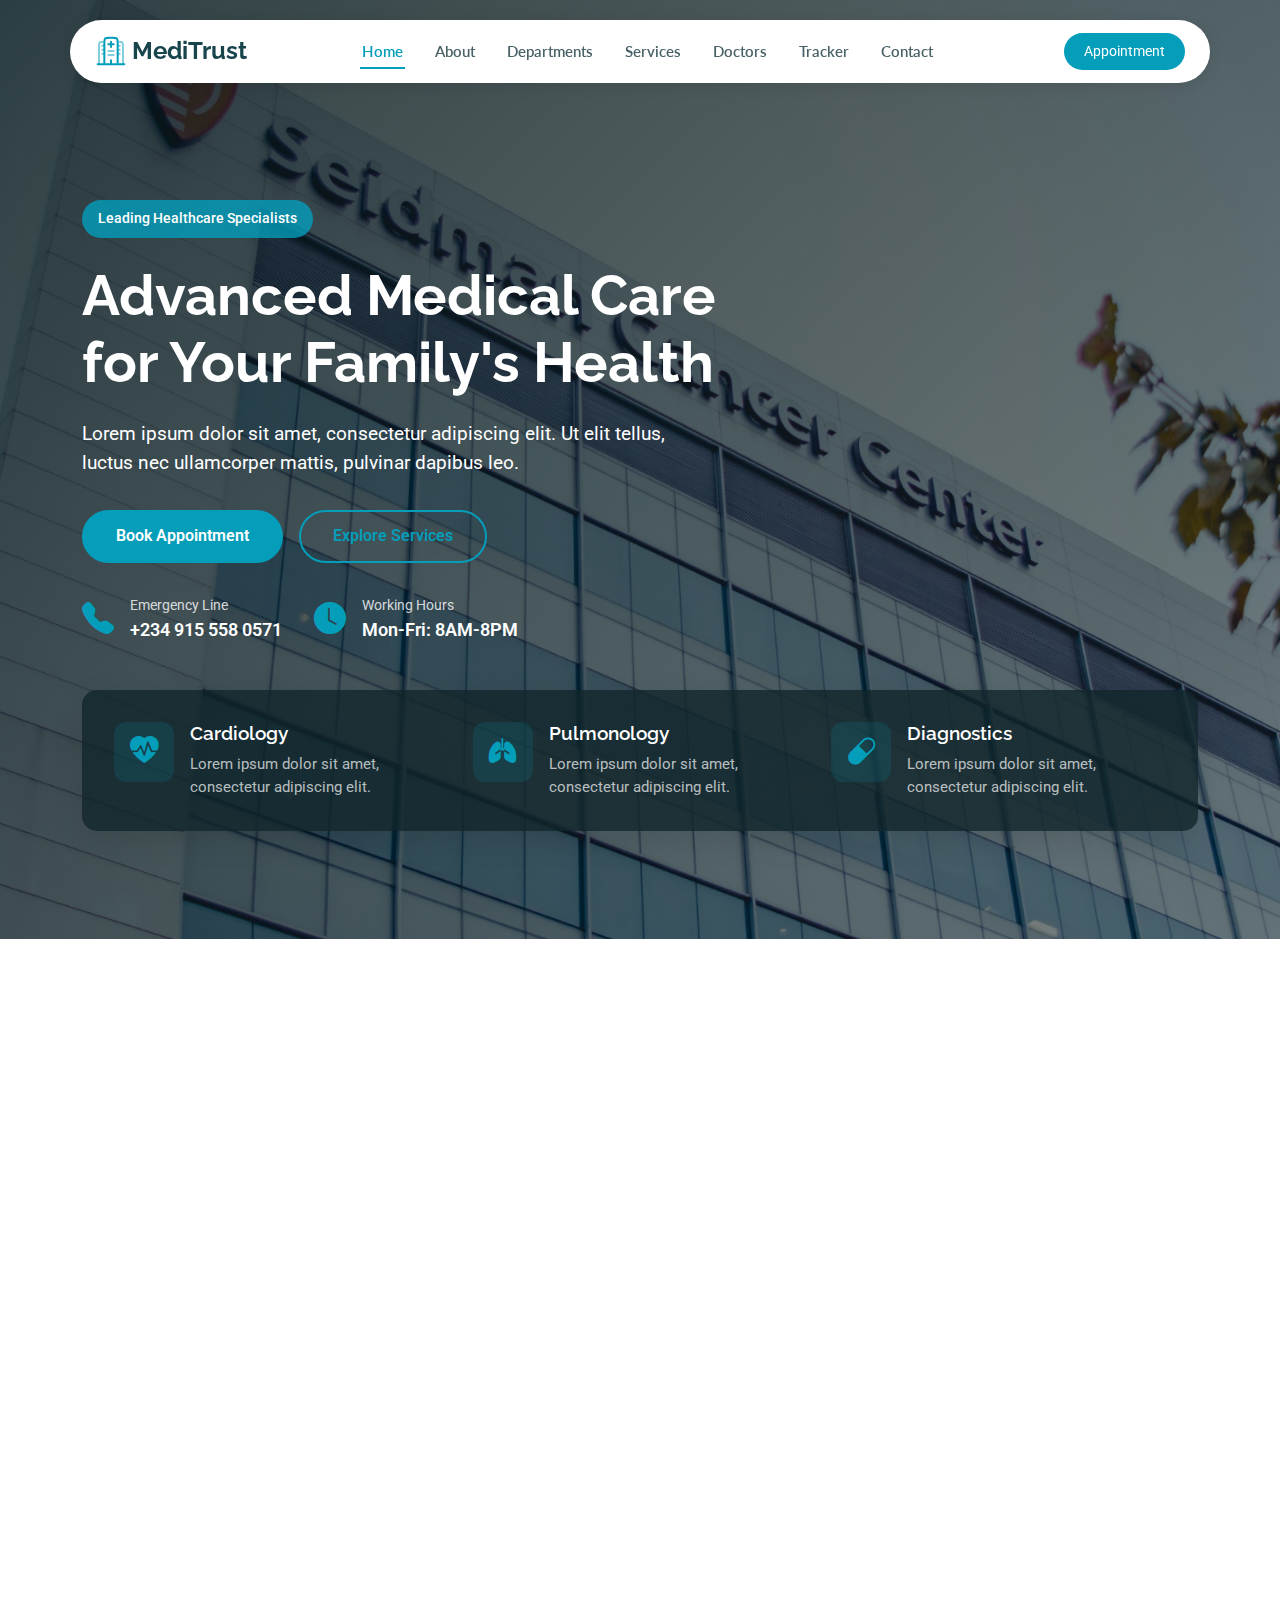
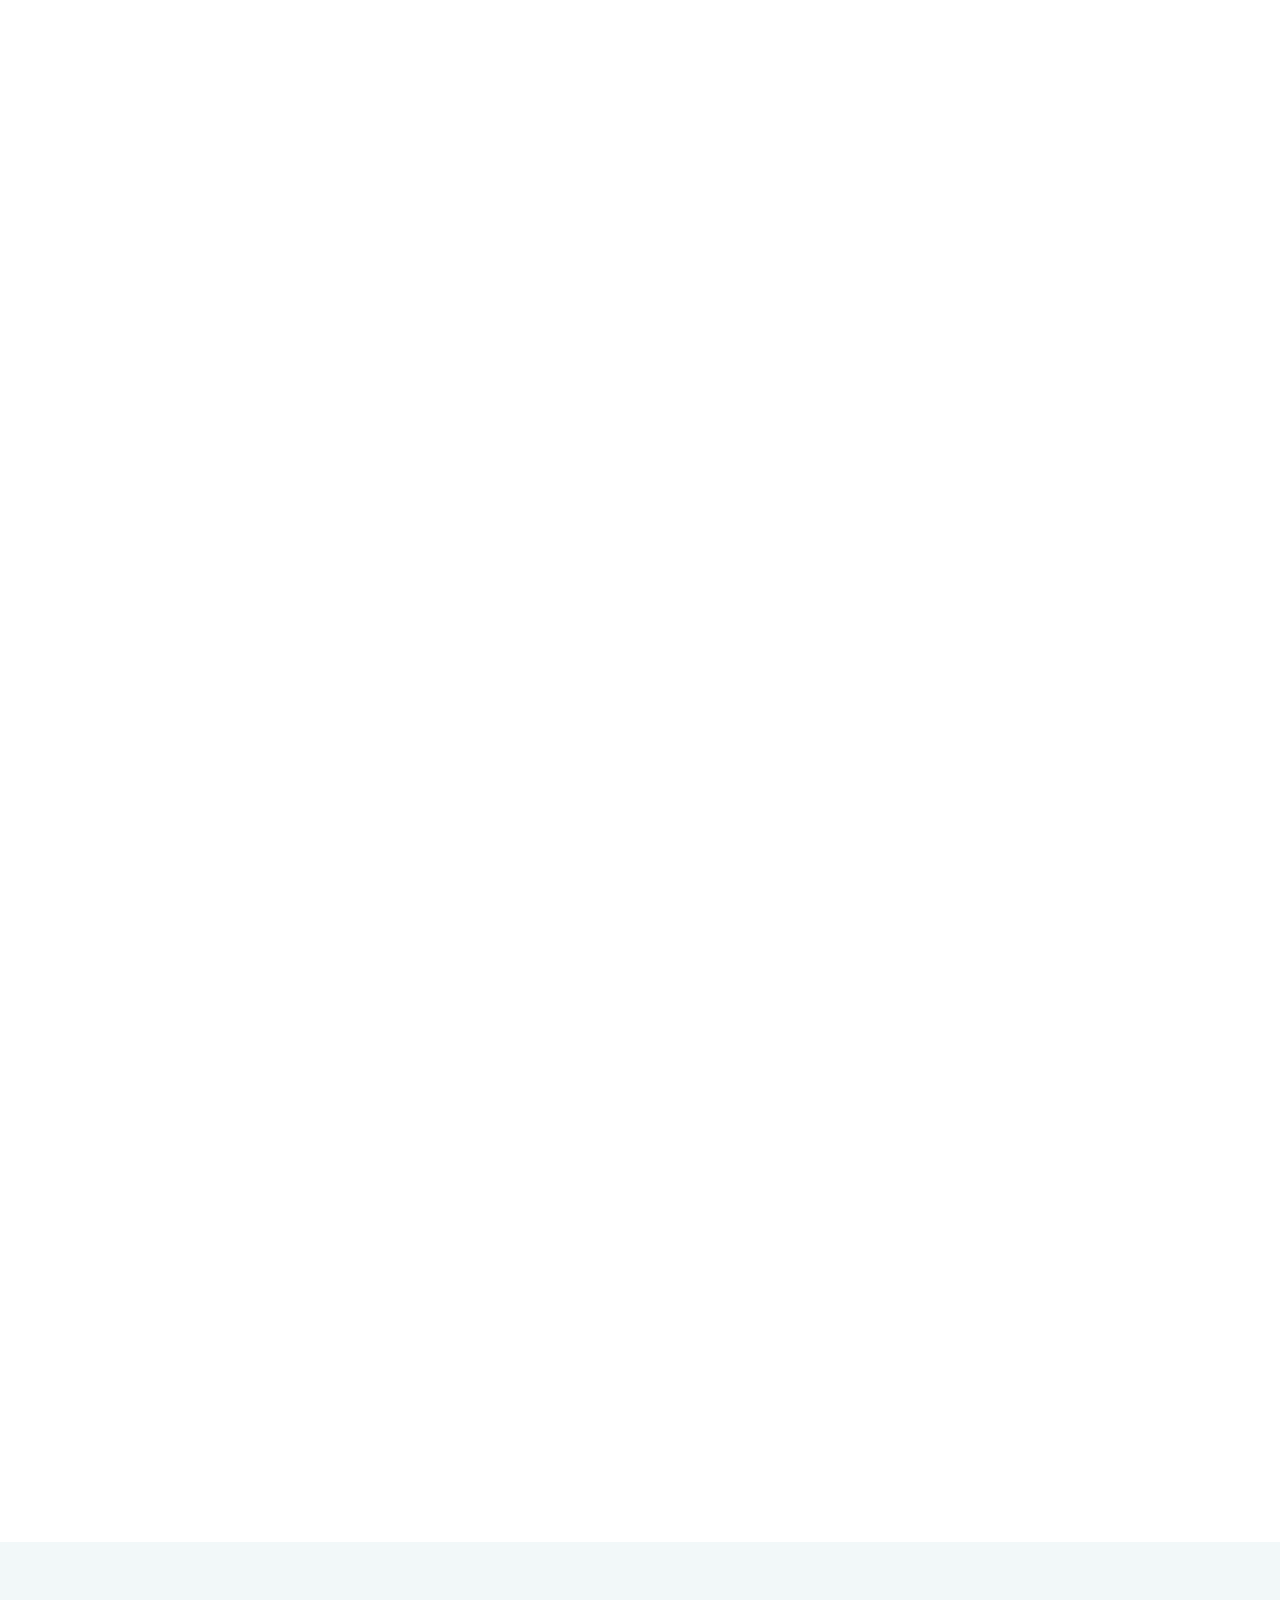
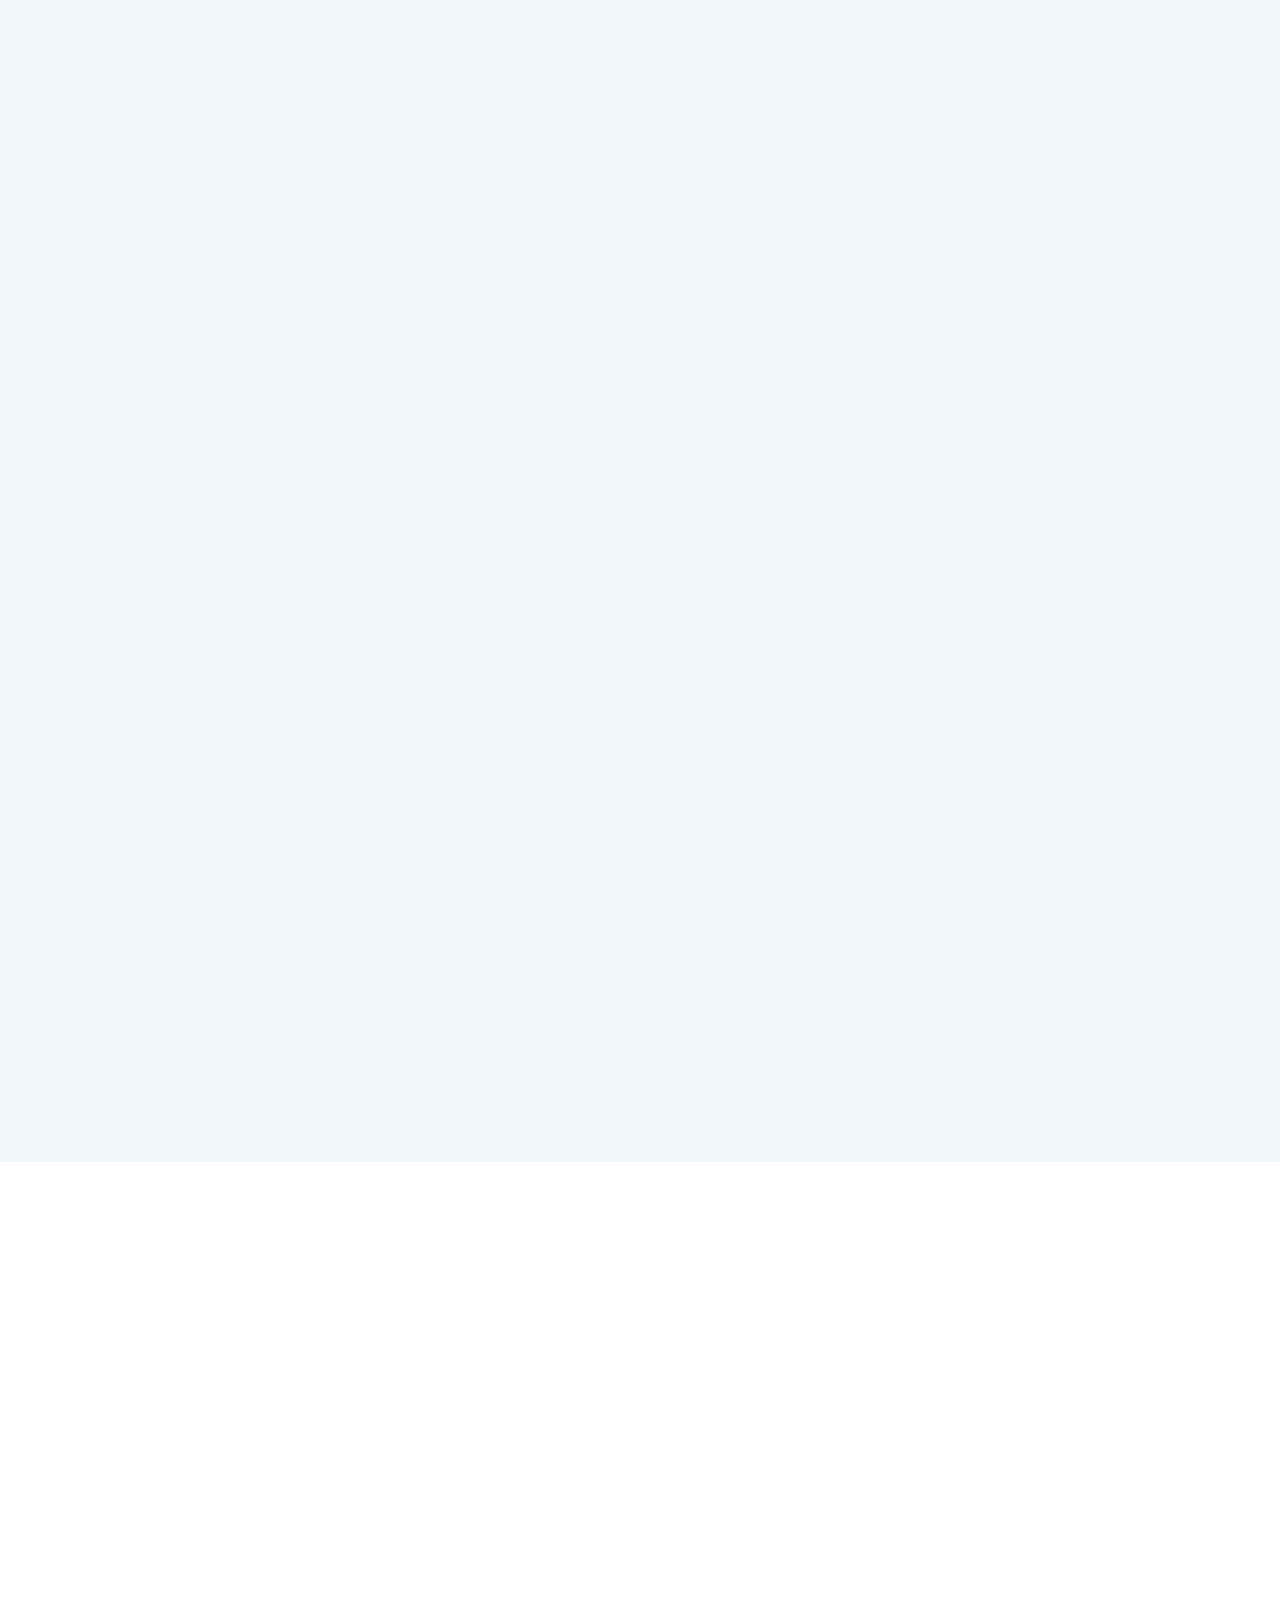
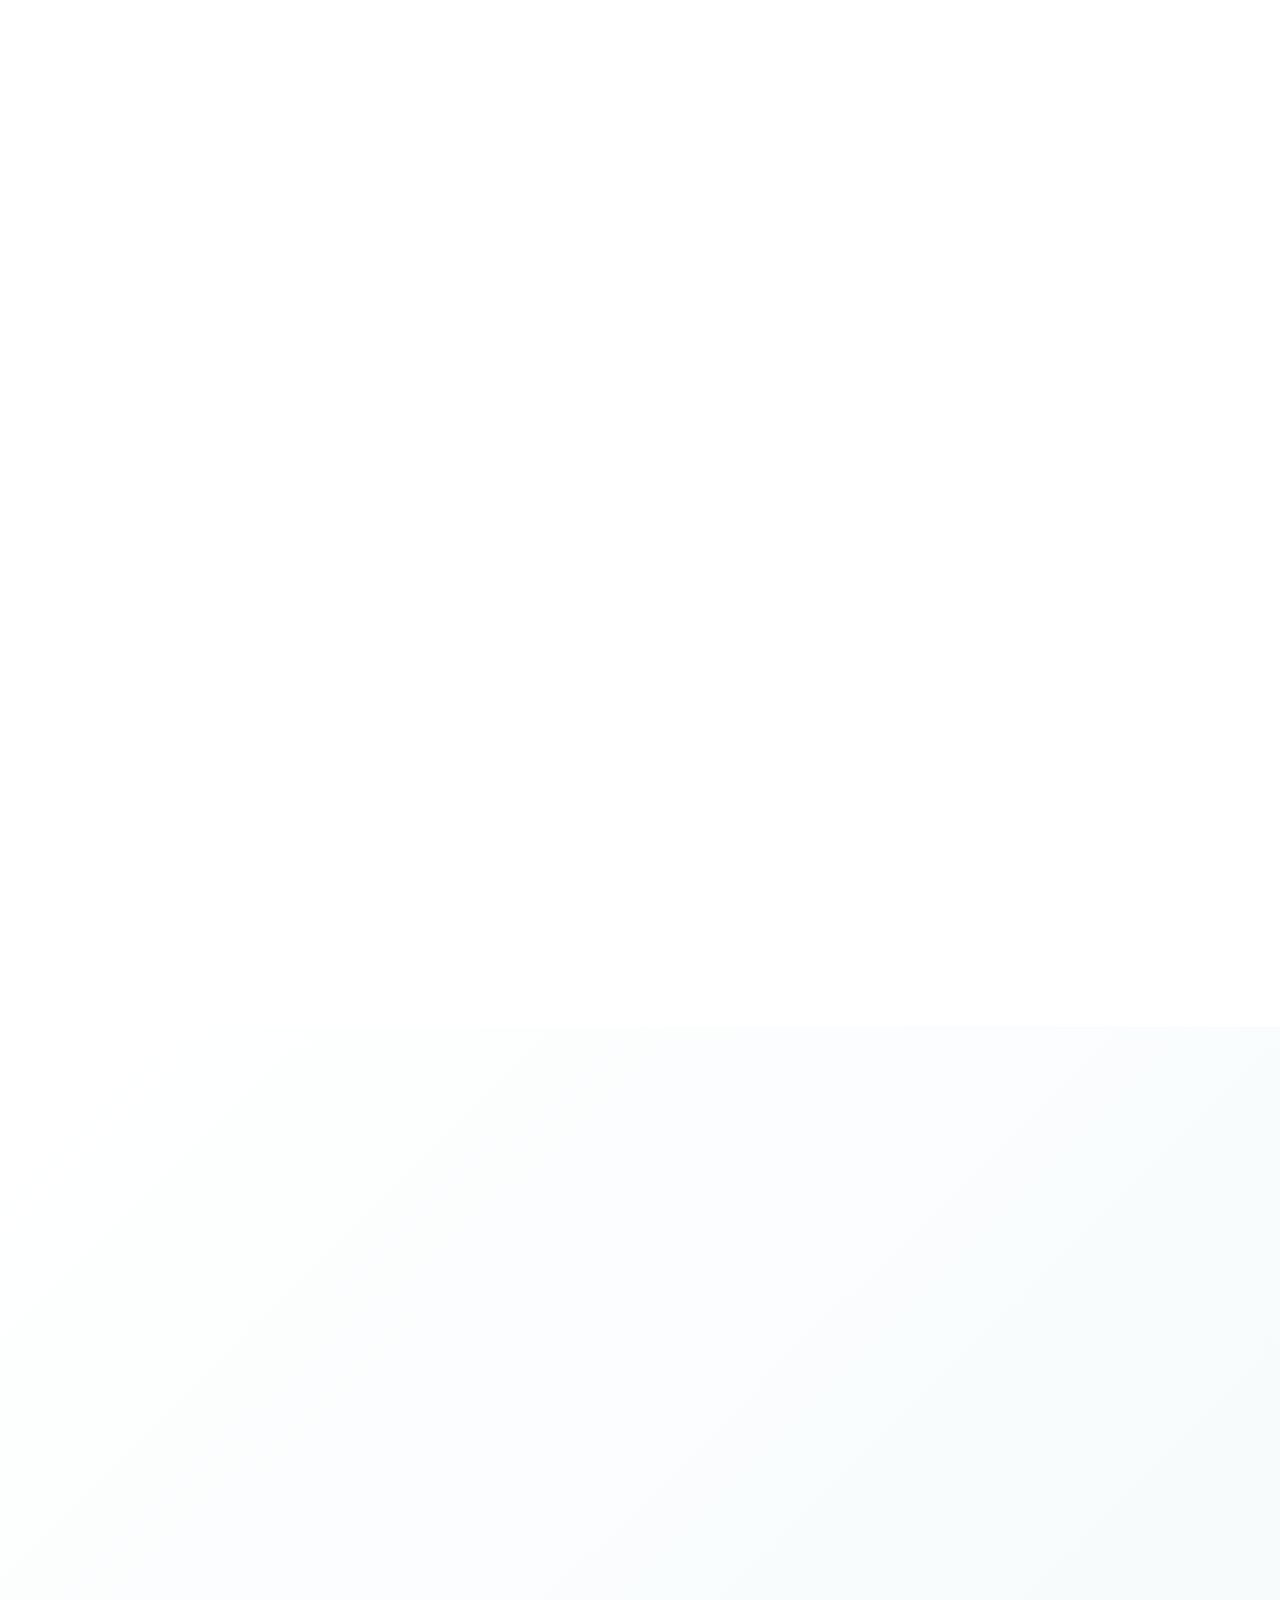
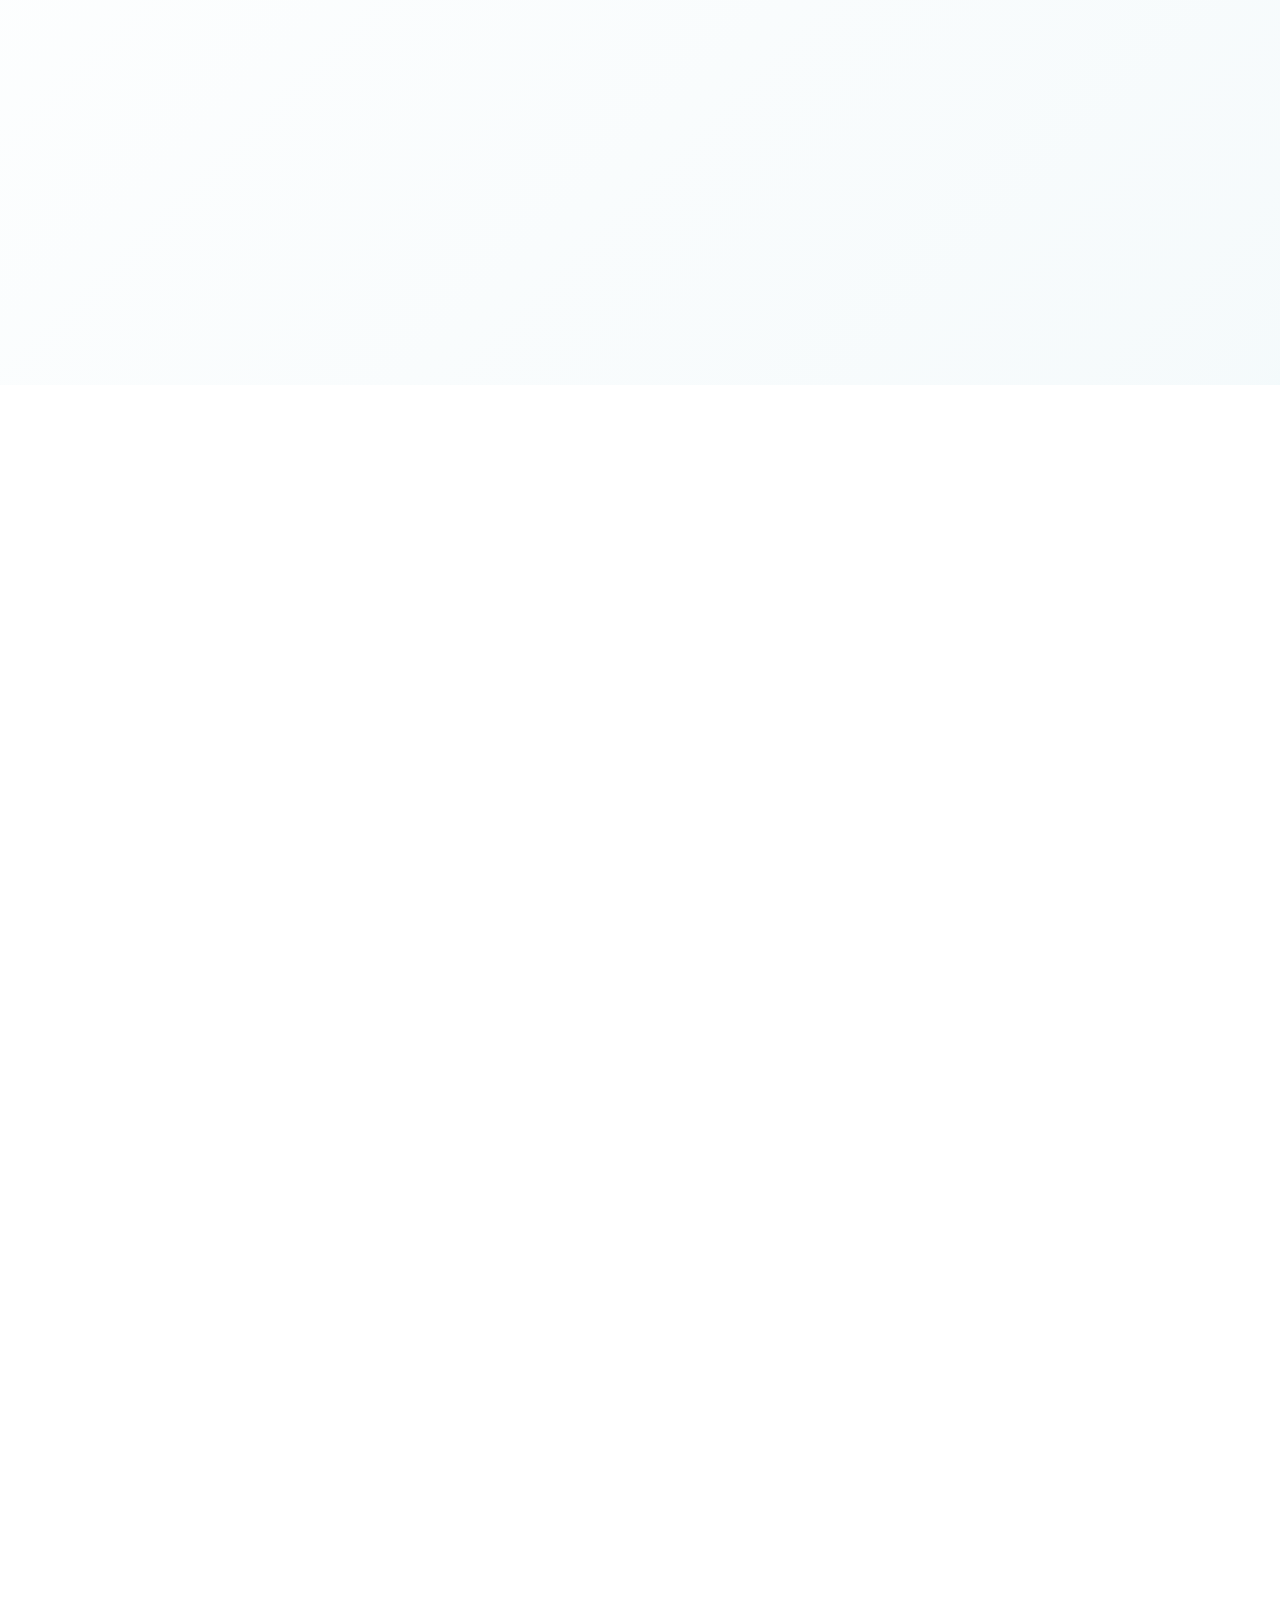
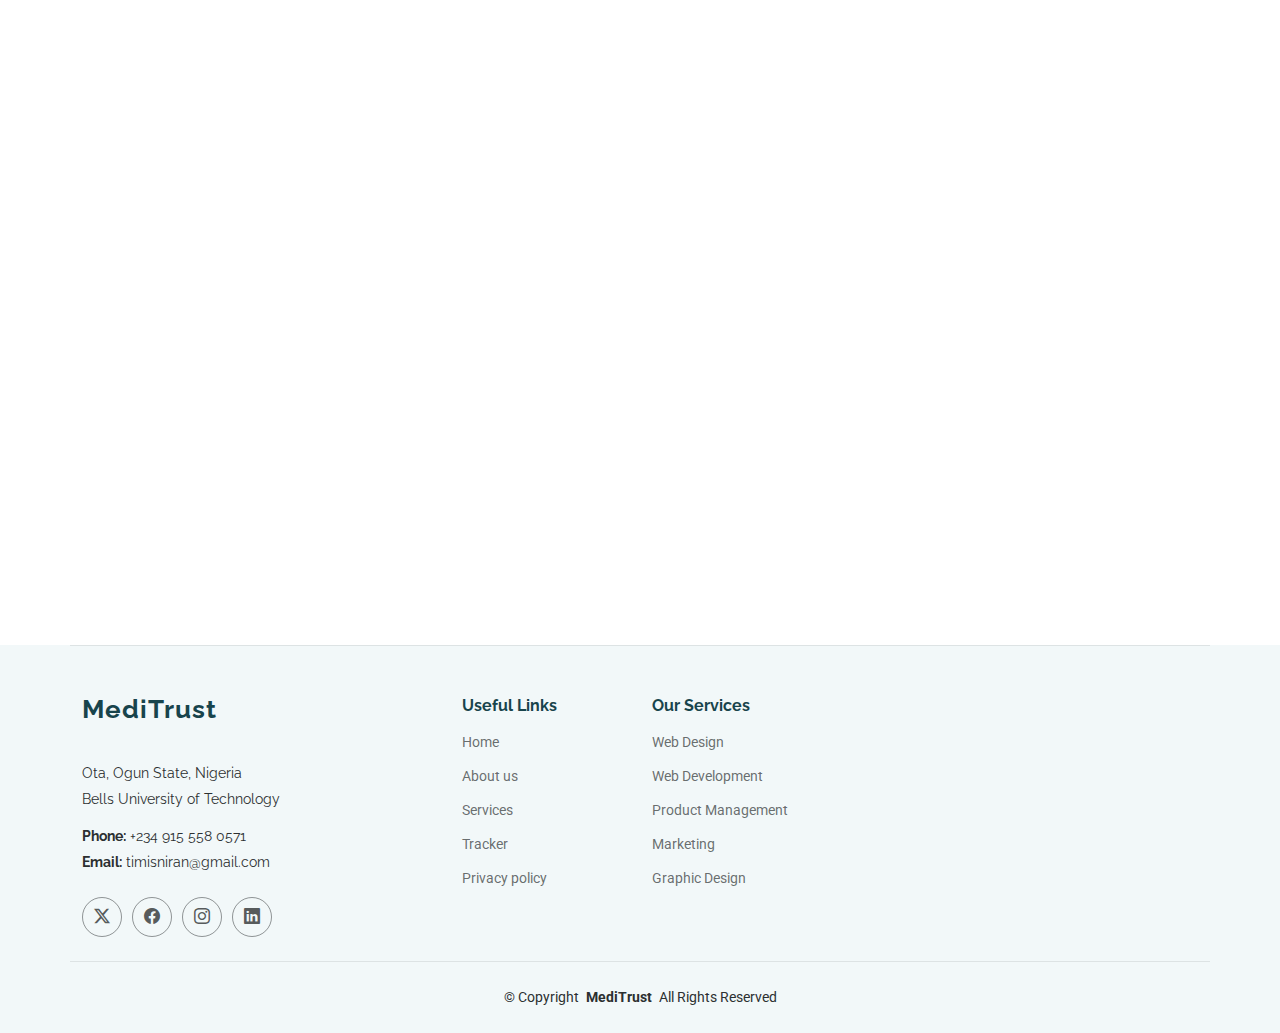
<file: index.html>
<!DOCTYPE html>
<html lang="en">

<head>
  <meta charset="utf-8">
  <meta content="width=device-width, initial-scale=1.0" name="viewport">
  <title>Index - MediTrust </title>
  <meta name="description" content="">
  <meta name="keywords" content="">


  <!-- Fonts -->
  <link href="https://fonts.googleapis.com" rel="preconnect">
  <link href="https://fonts.gstatic.com" rel="preconnect" crossorigin>
  <link href="https://fonts.googleapis.com/css2?family=Roboto:ital,wght@0,100;0,300;0,400;0,500;0,700;0,900;1,100;1,300;1,400;1,500;1,700;1,900&family=Lato:ital,wght@0,100;0,300;0,400;0,700;0,900;1,100;1,300;1,400;1,700;1,900&family=Raleway:ital,wght@0,100;0,200;0,300;0,400;0,500;0,600;0,700;0,800;0,900;1,100;1,200;1,300;1,400;1,500;1,600;1,700;1,800;1,900&display=swap" rel="stylesheet">

  <!-- Vendor CSS Files -->
  <link href="assets/vendor/bootstrap/css/bootstrap.min.css" rel="stylesheet">
  <link href="assets/vendor/bootstrap-icons/bootstrap-icons.css" rel="stylesheet">
  <link href="assets/vendor/aos/aos.css" rel="stylesheet">
  <link href="assets/vendor/fontawesome-free/css/all.min.css" rel="stylesheet">
  <link href="assets/vendor/swiper/swiper-bundle.min.css" rel="stylesheet">
  <link href="assets/vendor/glightbox/css/glightbox.min.css" rel="stylesheet">

  <!-- Main CSS File -->
  <link href="assets/css/main.css" rel="stylesheet">


</head>

<body class="index-page">

  <header id="header" class="header d-flex align-items-center fixed-top">
    <div class="header-container container-fluid container-xl position-relative d-flex align-items-center justify-content-between">

      <a href="index.html" class="logo d-flex align-items-center me-auto me-xl-0">
        <!-- Uncomment the line below if you also wish to use an image logo -->
        <!-- <img src="assets/img/logo.webp" alt=""> -->
        <svg class="my-icon" viewBox="0 0 24 24" fill="none" xmlns="http://www.w3.org/2000/svg">
          <g id="bgCarrier" stroke-width="0"></g>
          <g id="tracerCarrier" stroke-linecap="round" stroke-linejoin="round"></g>
          <g id="iconCarrier">
            <path d="M22 22L2 22" stroke="currentColor" stroke-width="1.5" stroke-linecap="round"></path>
            <path d="M17 22V6C17 4.11438 17 3.17157 16.4142 2.58579C15.8284 2 14.8856 2 13 2H11C9.11438 2 8.17157 2 7.58579 2.58579C7 3.17157 7 4.11438 7 6V22" stroke="currentColor" stroke-width="1.5"></path>
            <path opacity="0.5" d="M21 22V8.5C21 7.09554 21 6.39331 20.6629 5.88886C20.517 5.67048 20.3295 5.48298 20.1111 5.33706C19.6067 5 18.9045 5 17.5 5" stroke="currentColor" stroke-width="1.5"></path>
            <path opacity="0.5" d="M3 22V8.5C3 7.09554 3 6.39331 3.33706 5.88886C3.48298 5.67048 3.67048 5.48298 3.88886 5.33706C4.39331 5 5.09554 5 6.5 5" stroke="currentColor" stroke-width="1.5"></path>
            <path d="M12 22V19" stroke="currentColor" stroke-width="1.5" stroke-linecap="round"></path>
            <path opacity="0.5" d="M10 12H14" stroke="currentColor" stroke-width="1.5" stroke-linecap="round"></path>
            <path opacity="0.5" d="M5.5 11H7" stroke="currentColor" stroke-width="1.5" stroke-linecap="round"></path>
            <path opacity="0.5" d="M5.5 14H7" stroke="currentColor" stroke-width="1.5" stroke-linecap="round"></path>
            <path opacity="0.5" d="M17 11H18.5" stroke="currentColor" stroke-width="1.5" stroke-linecap="round"></path>
            <path opacity="0.5" d="M17 14H18.5" stroke="currentColor" stroke-width="1.5" stroke-linecap="round"></path>
            <path opacity="0.5" d="M5.5 8H7" stroke="currentColor" stroke-width="1.5" stroke-linecap="round"></path>
            <path opacity="0.5" d="M17 8H18.5" stroke="currentColor" stroke-width="1.5" stroke-linecap="round"></path>
            <path opacity="0.5" d="M10 15H14" stroke="currentColor" stroke-width="1.5" stroke-linecap="round"></path>
            <path d="M12 9V5" stroke="currentColor" stroke-width="1.5" stroke-linecap="round" stroke-linejoin="round"></path>
            <path d="M14 7L10 7" stroke="currentColor" stroke-width="1.5" stroke-linecap="round" stroke-linejoin="round"></path>
          </g>
        </svg>

        <h1 class="sitename">MediTrust</h1>
      </a>

      <nav id="navmenu" class="navmenu">
        <ul>
          <li><a href="index.html" class="active">Home</a></li>
          <li><a href="about.html">About</a></li>
          <li><a href="departments.html">Departments</a></li>
          <li><a href="services.html">Services</a></li>
          <li><a href="doctors.html">Doctors</a></li>
          <li><a href="dashboard.html">Tracker</a></li>
          <li><a href="contact.html">Contact</a></li>
        </ul>
        <i class="mobile-nav-toggle d-xl-none bi bi-list"></i>
      </nav>

      <a class="btn-getstarted" href="appointment.html">Appointment</a>

    </div>
  </header>

  <main class="main">

    <!-- Hero Section -->
    <section id="hero" class="hero section dark-background">
      <div class="container-fluid p-0">
        <div class="hero-wrapper">
          <div class="hero-image">
            <img src="assets/img/health/showcase-1.webp" alt="Advanced Healthcare" class="img-fluid">
          </div>

          <div class="hero-content">
            <div class="container">
              <div class="row">
                <div class="col-lg-7 col-md-10" data-aos="fade-right" data-aos-delay="100">
                  <div class="content-box">
                    <span class="badge-accent" data-aos="fade-up" data-aos-delay="150">Leading Healthcare Specialists</span>
                    <h1 data-aos="fade-up" data-aos-delay="200">Advanced Medical Care for Your Family's Health</h1>
                    <p data-aos="fade-up" data-aos-delay="250">Lorem ipsum dolor sit amet, consectetur adipiscing elit. Ut elit tellus, luctus nec ullamcorper mattis, pulvinar dapibus leo.</p>

                    <div class="cta-group" data-aos="fade-up" data-aos-delay="300">
                      <a href="appointment.html" class="btn btn-primary">Book Appointment</a>
                      <a href="services.html" class="btn btn-outline">Explore Services</a>
                    </div>

                    <div class="info-badges" data-aos="fade-up" data-aos-delay="350">
                      <div class="badge-item">
                        <i class="bi bi-telephone-fill"></i>
                        <div class="badge-content">
                          <span>Emergency Line</span>
                          <strong>+234 915 558 0571</strong>
                        </div>
                      </div>
                      <div class="badge-item">
                        <i class="bi bi-clock-fill"></i>
                        <div class="badge-content">
                          <span>Working Hours</span>
                          <strong>Mon-Fri: 8AM-8PM</strong>
                        </div>
                      </div>
                    </div>
                  </div>
                </div>
              </div>

              <div class="features-wrapper">
                <div class="row gy-4">

                  <div class="col-lg-4">
                    <div class="feature-item" data-aos="fade-up" data-aos-delay="450">
                      <div class="feature-icon">
                        <i class="bi bi-heart-pulse-fill"></i>
                      </div>
                      <div class="feature-text">
                        <h3>Cardiology</h3>
                        <p>Lorem ipsum dolor sit amet, consectetur adipiscing elit.</p>
                      </div>
                    </div>
                  </div>

                  <div class="col-lg-4">
                    <div class="feature-item" data-aos="fade-up" data-aos-delay="500">
                      <div class="feature-icon">
                        <i class="bi bi-lungs-fill"></i>
                      </div>
                      <div class="feature-text">
                        <h3>Pulmonology</h3>
                        <p>Lorem ipsum dolor sit amet, consectetur adipiscing elit.</p>
                      </div>
                    </div>
                  </div>

                  <div class="col-lg-4">
                    <div class="feature-item" data-aos="fade-up" data-aos-delay="550">
                      <div class="feature-icon">
                        <i class="bi bi-capsule"></i>
                      </div>
                      <div class="feature-text">
                        <h3>Diagnostics</h3>
                        <p>Lorem ipsum dolor sit amet, consectetur adipiscing elit.</p>
                      </div>
                    </div>
                  </div>

                </div>
              </div>

            </div>
          </div>
        </div>
      </div>
    </section><!-- /Hero Section -->

    <!-- Home About Section -->
    <section id="home-about" class="home-about section">

      <div class="container" data-aos="fade-up" data-aos-delay="100">

        <div class="row gy-5 align-items-center">
          <div class="col-lg-6" data-aos="fade-right" data-aos-delay="200">
            <div class="about-image">
              <img src="assets/img/health/facilities-1.webp" alt="Modern Healthcare Facility" class="img-fluid rounded-3 mb-4">
              <div class="experience-badge">
                <span class="years">25+</span>
                <span class="text">Years of Excellence</span>
              </div>
            </div>
          </div>

          <div class="col-lg-6" data-aos="fade-left" data-aos-delay="300">
            <div class="about-content">
              <h2>Committed to Exceptional Patient Care</h2>
              <p class="lead">Lorem ipsum dolor sit amet, consectetur adipiscing elit. Ut elit tellus, luctus nec ullamcorper mattis, pulvinar dapibus leo.</p>

              <p>Lorem ipsum dolor sit amet, consectetur adipiscing elit. Proin consequat magna eu accumsan mattis. Duis non augue in tortor facilisis tincidunt ac sit amet sapien. Suspendisse id risus non nisi sodales condimentum.</p>

              <div class="row g-4 mt-4">
                <div class="col-md-6" data-aos="fade-up" data-aos-delay="400">
                  <div class="feature-item">
                    <div class="icon">
                      <i class="bi bi-heart-pulse"></i>
                    </div>
                    <h4>Compassionate Care</h4>
                    <p>Lorem ipsum dolor sit amet, consectetur adipiscing elit.</p>
                  </div>
                </div>

                <div class="col-md-6" data-aos="fade-up" data-aos-delay="500">
                  <div class="feature-item">
                    <div class="icon">
                      <i class="bi bi-star"></i>
                    </div>
                    <h4>Medical Excellence</h4>
                    <p>Lorem ipsum dolor sit amet, consectetur adipiscing elit.</p>
                  </div>
                </div>
              </div>

              <div class="cta-wrapper mt-4">
                <a href="about.html" class="btn btn-primary">Learn More About Us</a>
                <a href="#" class="btn btn-outline">Meet Our Team</a>
              </div>
            </div>
          </div>
        </div>

        <div class="row mt-5 pt-4 certifications-row" data-aos="fade-up" data-aos-delay="600">
          <div class="col-12 text-center mb-4">
            <h4 class="certification-title">Our Accreditations</h4>
          </div>
          <div class="col-12">
            <div class="certifications">
              <div class="certification-item" data-aos="zoom-in" data-aos-delay="700">
                <img src="assets/img/clients/clients-1.webp" alt="Certification">
              </div>
              <div class="certification-item" data-aos="zoom-in" data-aos-delay="800">
                <img src="assets/img/clients/clients-2.webp" alt="Certification">
              </div>
              <div class="certification-item" data-aos="zoom-in" data-aos-delay="900">
                <img src="assets/img/clients/clients-3.webp" alt="Certification">
              </div>
              <div class="certification-item" data-aos="zoom-in" data-aos-delay="1000">
                <img src="assets/img/clients/clients-4.webp" alt="Certification">
              </div>
            </div>
          </div>
        </div>

      </div>

    </section><!-- /Home About Section -->

    <!-- Featured Departments Section -->
    <section id="featured-departments" class="featured-departments section">

      <!-- Section Title -->
      <div class="container section-title" data-aos="fade-up">
        <h2>Featured Departments</h2>
        <p>Necessitatibus eius consequatur ex aliquid fuga eum quidem sint consectetur velit</p>
      </div><!-- End Section Title -->

      <div class="container" data-aos="fade-up" data-aos-delay="100">

        <div class="row gy-4">

          <div class="col-lg-4 col-md-6" data-aos="fade-up" data-aos-delay="100">
            <div class="department-card">
              <div class="department-image">
                <img src="assets/img/health/cardiology-3.webp" alt="Cardiology Department" class="img-fluid">
              </div>
              <div class="department-content">
                <div class="department-icon">
                  <i class="fas fa-heartbeat"></i>
                </div>
                <h3>Cardiology</h3>
                <p>Comprehensive cardiovascular care with advanced diagnostic techniques and treatment options for heart conditions, ensuring optimal cardiac health for all patients.</p>
                <a href="department-details.html" class="btn-learn-more">
                  <span>Learn More</span>
                  <i class="fas fa-arrow-right"></i>
                </a>
              </div>
            </div>
          </div><!-- End Department Card -->

          <div class="col-lg-4 col-md-6" data-aos="fade-up" data-aos-delay="200">
            <div class="department-card">
              <div class="department-image">
                <img src="assets/img/health/neurology-2.webp" alt="Neurology Department" class="img-fluid">
              </div>
              <div class="department-content">
                <div class="department-icon">
                  <i class="fas fa-brain"></i>
                </div>
                <h3>Neurology</h3>
                <p>Expert neurological care specializing in brain and nervous system disorders, providing cutting-edge treatments and compassionate support for neurological conditions.</p>
                <a href="department-details.html" class="btn-learn-more">
                  <span>Learn More</span>
                  <i class="fas fa-arrow-right"></i>
                </a>
              </div>
            </div>
          </div><!-- End Department Card -->

          <div class="col-lg-4 col-md-6" data-aos="fade-up" data-aos-delay="300">
            <div class="department-card">
              <div class="department-image">
                <img src="assets/img/health/orthopedics-4.webp" alt="Orthopedics Department" class="img-fluid">
              </div>
              <div class="department-content">
                <div class="department-icon">
                  <i class="fas fa-bone"></i>
                </div>
                <h3>Orthopedics</h3>
                <p>Advanced musculoskeletal care focusing on bones, joints, and muscles with innovative surgical and non-surgical treatment approaches for mobility restoration.</p>
                <a href="department-details.html" class="btn-learn-more">
                  <span>Learn More</span>
                  <i class="fas fa-arrow-right"></i>
                </a>
              </div>
            </div>
          </div><!-- End Department Card -->

          <div class="col-lg-4 col-md-6" data-aos="fade-up" data-aos-delay="100">
            <div class="department-card">
              <div class="department-image">
                <img src="assets/img/health/pediatrics-3.webp" alt="Pediatrics Department" class="img-fluid">
              </div>
              <div class="department-content">
                <div class="department-icon">
                  <i class="fas fa-baby"></i>
                </div>
                <h3>Pediatrics</h3>
                <p>Specialized healthcare for children from infancy through adolescence, offering comprehensive medical care in a child-friendly environment with experienced pediatric specialists.</p>
                <a href="department-details.html" class="btn-learn-more">
                  <span>Learn More</span>
                  <i class="fas fa-arrow-right"></i>
                </a>
              </div>
            </div>
          </div><!-- End Department Card -->

          <div class="col-lg-4 col-md-6" data-aos="fade-up" data-aos-delay="200">
            <div class="department-card">
              <div class="department-image">
                <img src="assets/img/health/oncology-4.webp" alt="Oncology Department" class="img-fluid">
              </div>
              <div class="department-content">
                <div class="department-icon">
                  <i class="fas fa-shield-alt"></i>
                </div>
                <h3>Oncology</h3>
                <p>Comprehensive cancer care with multidisciplinary approach, offering advanced treatment options, clinical trials, and compassionate support throughout the cancer journey.</p>
                <a href="department-details.html" class="btn-learn-more">
                  <span>Learn More</span>
                  <i class="fas fa-arrow-right"></i>
                </a>
              </div>
            </div>
          </div><!-- End Department Card -->

          <div class="col-lg-4 col-md-6" data-aos="fade-up" data-aos-delay="300">
            <div class="department-card">
              <div class="department-image">
                <img src="assets/img/health/emergency-2.webp" alt="Emergency Department" class="img-fluid">
              </div>
              <div class="department-content">
                <div class="department-icon">
                  <i class="fas fa-ambulance"></i>
                </div>
                <h3>Emergency Care</h3>
                <p>Round-the-clock emergency medical services with rapid response capabilities, state-of-the-art equipment, and experienced emergency physicians for critical care.</p>
                <a href="department-details.html" class="btn-learn-more">
                  <span>Learn More</span>
                  <i class="fas fa-arrow-right"></i>
                </a>
              </div>
            </div>
          </div><!-- End Department Card -->

        </div>

      </div>

    </section><!-- /Featured Departments Section -->

    <!-- Featured Services Section -->
    <section id="featured-services" class="featured-services section light-background">

      <!-- Section Title -->
      <div class="container section-title" data-aos="fade-up">
        <h2>Featured Services</h2>
        <p>Necessitatibus eius consequatur ex aliquid fuga eum quidem sint consectetur velit</p>
      </div><!-- End Section Title -->

      <div class="container" data-aos="fade-up" data-aos-delay="100">

        <div class="row gy-4">

          <div class="col-lg-6" data-aos="fade-up" data-aos-delay="200">
            <div class="service-card">
              <div class="service-icon">
                <i class="fas fa-heartbeat"></i>
              </div>
              <div class="service-content">
                <h3>Cardiology Excellence</h3>
                <p>Lorem ipsum dolor sit amet, consectetur adipiscing elit. Sed do eiusmod tempor incididunt ut labore et dolore magna aliqua. Ut enim ad minim veniam, quis nostrud exercitation.</p>
                <ul class="service-features">
                  <li><i class="fas fa-check-circle"></i>Advanced Heart Surgery</li>
                  <li><i class="fas fa-check-circle"></i>24/7 Emergency Care</li>
                  <li><i class="fas fa-check-circle"></i>Preventive Screenings</li>
                </ul>
                <a href="services.html" class="service-btn">
                  Learn More
                  <i class="fas fa-arrow-right"></i>
                </a>
              </div>
            </div>
          </div><!-- End Service Card -->

          <div class="col-lg-6" data-aos="fade-up" data-aos-delay="300">
            <div class="service-card">
              <div class="service-icon">
                <i class="fas fa-brain"></i>
              </div>
              <div class="service-content">
                <h3>Neurology &amp; Brain Health</h3>
                <p>Ut enim ad minim veniam, quis nostrud exercitation ullamco laboris nisi ut aliquip ex ea commodo consequat. Duis aute irure dolor in reprehenderit in voluptate velit esse.</p>
                <ul class="service-features">
                  <li><i class="fas fa-check-circle"></i>Brain Imaging &amp; Diagnostics</li>
                  <li><i class="fas fa-check-circle"></i>Stroke Treatment Center</li>
                  <li><i class="fas fa-check-circle"></i>Neurological Rehabilitation</li>
                </ul>
                <a href="services.html" class="service-btn">
                  Learn More
                  <i class="fas fa-arrow-right"></i>
                </a>
              </div>
            </div>
          </div><!-- End Service Card -->

          <div class="col-lg-6" data-aos="fade-up" data-aos-delay="400">
            <div class="service-card">
              <div class="service-icon">
                <i class="fas fa-bone"></i>
              </div>
              <div class="service-content">
                <h3>Orthopedic Surgery</h3>
                <p>Excepteur sint occaecat cupidatat non proident, sunt in culpa qui officia deserunt mollit anim id est laborum. Sed ut perspiciatis unde omnis iste natus error.</p>
                <ul class="service-features">
                  <li><i class="fas fa-check-circle"></i>Joint Replacement Surgery</li>
                  <li><i class="fas fa-check-circle"></i>Sports Medicine</li>
                  <li><i class="fas fa-check-circle"></i>Minimally Invasive Procedures</li>
                </ul>
                <a href="services.html" class="service-btn">
                  Learn More
                  <i class="fas fa-arrow-right"></i>
                </a>
              </div>
            </div>
          </div><!-- End Service Card -->

          <div class="col-lg-6" data-aos="fade-up" data-aos-delay="500">
            <div class="service-card">
              <div class="service-icon">
                <i class="fas fa-ambulance"></i>
              </div>
              <div class="service-content">
                <h3>Emergency &amp; Trauma Care</h3>
                <p>Nemo enim ipsam voluptatem quia voluptas sit aspernatur aut odit aut fugit, sed quia consequuntur magni dolores eos qui ratione voluptatem sequi nesciunt.</p>
                <ul class="service-features">
                  <li><i class="fas fa-check-circle"></i>24/7 Emergency Department</li>
                  <li><i class="fas fa-check-circle"></i>Level 1 Trauma Center</li>
                  <li><i class="fas fa-check-circle"></i>Critical Care Units</li>
                </ul>
                <a href="services.html" class="service-btn">
                  Learn More
                  <i class="fas fa-arrow-right"></i>
                </a>
              </div>
            </div>
          </div><!-- End Service Card -->

        </div>

      </div>

    </section><!-- /Featured Services Section -->

    <!-- Find A Doctor Section -->
    <section id="find-a-doctor" class="find-a-doctor section">

      <!-- Section Title -->
      <div class="container section-title" data-aos="fade-up">
        <h2>Find A Doctor</h2>
        <p>Necessitatibus eius consequatur ex aliquid fuga eum quidem sint consectetur velit</p>
      </div><!-- End Section Title -->

      <div class="container" data-aos="fade-up" data-aos-delay="100">

        <div class="row justify-content-center" data-aos="fade-up" data-aos-delay="200">
          <div class="col-lg-12">
            <div class="search-container">
              <form class="search-form" action="forms/doctor-search.php" method="get">
                <div class="row g-3">
                  <div class="col-md-4">
                    <input type="text" class="form-control" name="doctor_name" placeholder="Doctor name or keyword">
                  </div>
                  <div class="col-md-4">
                    <select class="form-select" name="specialty" id="specialty-select">
                      <option value="">Select Specialty</option>
                      <option value="cardiology">Cardiology</option>
                      <option value="neurology">Neurology</option>
                      <option value="orthopedics">Orthopedics</option>
                      <option value="pediatrics">Pediatrics</option>
                      <option value="dermatology">Dermatology</option>
                      <option value="oncology">Oncology</option>
                      <option value="surgery">Surgery</option>
                      <option value="emergency">Emergency Medicine</option>
                    </select>
                  </div>
                  <div class="col-md-4">
                    <button type="submit" class="btn btn-primary w-100">
                      <i class="bi bi-search me-2"></i>Search Doctor
                    </button>
                  </div>
                </div>
              </form>
            </div>
          </div>
        </div>

        <div class="row" data-aos="fade-up" data-aos-delay="400">
          <div class="col-lg-4 col-md-6 mb-4">
            <div class="doctor-card">
              <div class="doctor-image">
                <img src="assets/img/health/staff-3.webp" alt="Dr. Sarah Mitchell" class="img-fluid">
                <div class="availability-badge online">Available</div>
              </div>
              <div class="doctor-info">
                <h5>Dr. Sarah Mitchell</h5>
                <p class="specialty">Cardiology</p>
                <p class="experience">15+ years experience</p>
                <div class="rating">
                  <i class="bi bi-star-fill"></i>
                  <i class="bi bi-star-fill"></i>
                  <i class="bi bi-star-fill"></i>
                  <i class="bi bi-star-fill"></i>
                  <i class="bi bi-star-fill"></i>
                  <span class="rating-text">(4.9)</span>
                </div>
                <div class="appointment-actions">
                  <a href="#" class="btn btn-outline-primary btn-sm">View Profile</a>
                  <a href="#" class="btn btn-primary btn-sm">Book Appointment</a>
                </div>
              </div>
            </div>
          </div><!-- End Doctor Card -->

          <div class="col-lg-4 col-md-6 mb-4">
            <div class="doctor-card">
              <div class="doctor-image">
                <img src="assets/img/health/staff-7.webp" alt="Dr. Michael Rodriguez" class="img-fluid">
                <div class="availability-badge busy">In Surgery</div>
              </div>
              <div class="doctor-info">
                <h5>Dr. Michael Rodriguez</h5>
                <p class="specialty">Neurology</p>
                <p class="experience">12+ years experience</p>
                <div class="rating">
                  <i class="bi bi-star-fill"></i>
                  <i class="bi bi-star-fill"></i>
                  <i class="bi bi-star-fill"></i>
                  <i class="bi bi-star-fill"></i>
                  <i class="bi bi-star-half"></i>
                  <span class="rating-text">(4.7)</span>
                </div>
                <div class="appointment-actions">
                  <a href="#" class="btn btn-outline-primary btn-sm">View Profile</a>
                  <a href="#" class="btn btn-primary btn-sm">Book Appointment</a>
                </div>
              </div>
            </div>
          </div><!-- End Doctor Card -->

          <div class="col-lg-4 col-md-6 mb-4">
            <div class="doctor-card">
              <div class="doctor-image">
                <img src="assets/img/health/staff-1.webp" alt="Dr. Emily Chen" class="img-fluid">
                <div class="availability-badge online">Available</div>
              </div>
              <div class="doctor-info">
                <h5>Dr. Emily Chen</h5>
                <p class="specialty">Pediatrics</p>
                <p class="experience">8+ years experience</p>
                <div class="rating">
                  <i class="bi bi-star-fill"></i>
                  <i class="bi bi-star-fill"></i>
                  <i class="bi bi-star-fill"></i>
                  <i class="bi bi-star-fill"></i>
                  <i class="bi bi-star-fill"></i>
                  <span class="rating-text">(5.0)</span>
                </div>
                <div class="appointment-actions">
                  <a href="#" class="btn btn-outline-primary btn-sm">View Profile</a>
                  <a href="#" class="btn btn-primary btn-sm">Book Appointment</a>
                </div>
              </div>
            </div>
          </div><!-- End Doctor Card -->

          <div class="col-lg-4 col-md-6 mb-4">
            <div class="doctor-card">
              <div class="doctor-image">
                <img src="assets/img/health/staff-9.webp" alt="Dr. James Thompson" class="img-fluid">
                <div class="availability-badge offline">Next: Tomorrow 9AM</div>
              </div>
              <div class="doctor-info">
                <h5>Dr. James Thompson</h5>
                <p class="specialty">Orthopedics</p>
                <p class="experience">20+ years experience</p>
                <div class="rating">
                  <i class="bi bi-star-fill"></i>
                  <i class="bi bi-star-fill"></i>
                  <i class="bi bi-star-fill"></i>
                  <i class="bi bi-star-fill"></i>
                  <i class="bi bi-star-half"></i>
                  <span class="rating-text">(4.8)</span>
                </div>
                <div class="appointment-actions">
                  <a href="#" class="btn btn-outline-primary btn-sm">View Profile</a>
                  <a href="#" class="btn btn-primary btn-sm">Book Appointment</a>
                </div>
              </div>
            </div>
          </div><!-- End Doctor Card -->

          <div class="col-lg-4 col-md-6 mb-4">
            <div class="doctor-card">
              <div class="doctor-image">
                <img src="assets/img/health/staff-5.webp" alt="Dr. Lisa Anderson" class="img-fluid">
                <div class="availability-badge online">Available</div>
              </div>
              <div class="doctor-info">
                <h5>Dr. Lisa Anderson</h5>
                <p class="specialty">Dermatology</p>
                <p class="experience">10+ years experience</p>
                <div class="rating">
                  <i class="bi bi-star-fill"></i>
                  <i class="bi bi-star-fill"></i>
                  <i class="bi bi-star-fill"></i>
                  <i class="bi bi-star-fill"></i>
                  <i class="bi bi-star"></i>
                  <span class="rating-text">(4.6)</span>
                </div>
                <div class="appointment-actions">
                  <a href="#" class="btn btn-outline-primary btn-sm">View Profile</a>
                  <a href="#" class="btn btn-primary btn-sm">Book Appointment</a>
                </div>
              </div>
            </div>
          </div><!-- End Doctor Card -->

          <div class="col-lg-4 col-md-6 mb-4">
            <div class="doctor-card">
              <div class="doctor-image">
                <img src="assets/img/health/staff-12.webp" alt="Dr. Robert Kim" class="img-fluid">
                <div class="availability-badge online">Available</div>
              </div>
              <div class="doctor-info">
                <h5>Dr. Robert Kim</h5>
                <p class="specialty">Oncology</p>
                <p class="experience">18+ years experience</p>
                <div class="rating">
                  <i class="bi bi-star-fill"></i>
                  <i class="bi bi-star-fill"></i>
                  <i class="bi bi-star-fill"></i>
                  <i class="bi bi-star-fill"></i>
                  <i class="bi bi-star-fill"></i>
                  <span class="rating-text">(4.9)</span>
                </div>
                <div class="appointment-actions">
                  <a href="#" class="btn btn-outline-primary btn-sm">View Profile</a>
                  <a href="#" class="btn btn-primary btn-sm">Book Appointment</a>
                </div>
              </div>
            </div>
          </div><!-- End Doctor Card -->

        </div>

      </div>

    </section><!-- /Find A Doctor Section -->

    <!-- Call To Action Section -->
    <section id="call-to-action" class="call-to-action section">

      <div class="container" data-aos="fade-up" data-aos-delay="100">

        <div class="row justify-content-center">
          <div class="col-lg-8 text-center">
            <h2 data-aos="fade-up" data-aos-delay="200">Your Health is Our Priority</h2>
            <p data-aos="fade-up" data-aos-delay="250">Lorem ipsum dolor sit amet, consectetur adipiscing elit. Sed do eiusmod tempor incididunt ut labore et dolore magna aliqua. Ut enim ad minim veniam, quis nostrud exercitation ullamco laboris.</p>

            <div class="cta-buttons" data-aos="fade-up" data-aos-delay="300">
              <a href="appointment.html" class="btn-primary">Book Appointment</a>
              <a href="doctors.html" class="btn-secondary">Find a Doctor</a>
            </div>
          </div>
        </div>

        <div class="row features-row" data-aos="fade-up" data-aos-delay="400">

          <div class="col-lg-4 col-md-6 mb-4">
            <div class="feature-card">
              <div class="icon-wrapper">
                <i class="bi bi-heart-pulse"></i>
              </div>
              <h5>24/7 Emergency Care</h5>
              <p>Ut enim ad minim veniam, quis nostrud exercitation ullamco laboris nisi ut aliquip ex ea commodo.</p>
              <a href="#" class="feature-link">
                <span>Learn More</span>
                <i class="bi bi-arrow-right"></i>
              </a>
            </div>
          </div>

          <div class="col-lg-4 col-md-6 mb-4">
            <div class="feature-card">
              <div class="icon-wrapper">
                <i class="bi bi-calendar-check"></i>
              </div>
              <h5>Easy Online Booking</h5>
              <p>Duis aute irure dolor in reprehenderit in voluptate velit esse cillum dolore eu fugiat nulla pariatur.</p>
              <a href="#" class="feature-link">
                <span>Book Now</span>
                <i class="bi bi-arrow-right"></i>
              </a>
            </div>
          </div>

          <div class="col-lg-4 col-md-6 mb-4">
            <div class="feature-card">
              <div class="icon-wrapper">
                <i class="bi bi-people"></i>
              </div>
              <h5>Expert Medical Team</h5>
              <p>Excepteur sint occaecat cupidatat non proident, sunt in culpa qui officia deserunt mollit anim.</p>
              <a href="#" class="feature-link">
                <span>Meet Our Doctors</span>
                <i class="bi bi-arrow-right"></i>
              </a>
            </div>
          </div>

        </div>

        <div class="emergency-alert" data-aos="zoom-in" data-aos-delay="500">
          <div class="row align-items-center">
            <div class="col-lg-8">
              <div class="emergency-content">
                <div class="emergency-icon">
                  <i class="bi bi-telephone-fill"></i>
                </div>
                <div class="emergency-text">
                  <h4>Medical Emergency?</h4>
                  <p>Call our 24/7 emergency hotline for immediate assistance</p>
                </div>
              </div>
            </div>
            <div class="col-lg-4 text-end">
              <a href="tel:911" class="emergency-btn">
                <i class="bi bi-telephone-fill"></i>
                Call (555) 123-4567
              </a>
            </div>
          </div>
        </div>

      </div>

    </section><!-- /Call To Action Section -->

    <!-- Emergency Info Section -->
    <section id="emergency-info" class="emergency-info section">
      <!-- Section Title -->
      <div class="container section-title" data-aos="fade-up">
        <h2>Emergency Info</h2>
        <p>Necessitatibus eius consequatur ex aliquid fuga eum quidem sint consectetur velit</p>
      </div><!-- End Section Title -->

      <div class="container" data-aos="fade-up" data-aos-delay="100">

        <div class="row">
          <div class="col-lg-8 col-md-10 mx-auto">

            <!-- Emergency Alert Banner -->
            <div class="emergency-alert" data-aos="zoom-in" data-aos-delay="100">
              <div class="alert-icon">
                <i class="bi bi-exclamation-triangle-fill"></i>
              </div>
              <div class="alert-content">
                <h3>Medical Emergency?</h3>
                <p>If you are experiencing a life-threatening emergency, call 911 immediately or go to your nearest emergency room.</p>
              </div>
              <div class="alert-action">
                <a href="tel:911" class="btn btn-emergency">
                  <i class="bi bi-telephone-fill"></i>
                  Call 911
                </a>
              </div>
            </div><!-- End Emergency Alert -->

            <!-- Emergency Contact Grid -->
            <div class="row emergency-contacts" data-aos="fade-up" data-aos-delay="200">

              <div class="col-md-6 mb-4">
                <div class="contact-card urgent">
                  <div class="card-icon">
                    <i class="bi bi-hospital"></i>
                  </div>
                  <div class="card-content">
                    <h4>Emergency Room</h4>
                    <p class="contact-info">
                      <i class="bi bi-telephone"></i>
                      <span>+1 (555) 123-4567</span>
                    </p>
                    <p class="address">
                      <i class="bi bi-geo-alt"></i>
                      1245 Healthcare Blvd, Medical City, CA 90210
                    </p>
                    <p class="hours">Open 24/7</p>
                  </div>
                  <div class="card-action">
                    <a href="tel:+15551234567" class="btn btn-contact">Call Now</a>
                  </div>
                </div>
              </div><!-- End Emergency Room Card -->

              <div class="col-md-6 mb-4">
                <div class="contact-card">
                  <div class="card-icon">
                    <i class="bi bi-clock"></i>
                  </div>
                  <div class="card-content">
                    <h4>Urgent Care</h4>
                    <p class="contact-info">
                      <i class="bi bi-telephone"></i>
                      <span>+1 (555) 987-6543</span>
                    </p>
                    <p class="address">
                      <i class="bi bi-geo-alt"></i>
                      892 Wellness Ave, Health District, CA 90211
                    </p>
                    <p class="hours">Mon-Sun: 7:00 AM - 10:00 PM</p>
                  </div>
                  <div class="card-action">
                    <a href="tel:+15559876543" class="btn btn-contact">Call Now</a>
                  </div>
                </div>
              </div><!-- End Urgent Care Card -->

              <div class="col-md-6 mb-4">
                <div class="contact-card">
                  <div class="card-icon">
                    <i class="bi bi-headset"></i>
                  </div>
                  <div class="card-content">
                    <h4>Nurse Helpline</h4>
                    <p class="contact-info">
                      <i class="bi bi-telephone"></i>
                      <span>+1 (555) 456-7890</span>
                    </p>
                    <p class="description">24/7 medical advice and guidance</p>
                    <p class="hours">Available 24/7</p>
                  </div>
                  <div class="card-action">
                    <a href="tel:+15554567890" class="btn btn-contact">Call Now</a>
                  </div>
                </div>
              </div><!-- End Nurse Helpline Card -->

              <div class="col-md-6 mb-4">
                <div class="contact-card">
                  <div class="card-icon">
                    <i class="bi bi-heart-pulse"></i>
                  </div>
                  <div class="card-content">
                    <h4>Poison Control</h4>
                    <p class="contact-info">
                      <i class="bi bi-telephone"></i>
                      <span>1-800-222-1222</span>
                    </p>
                    <p class="description">National poison control hotline</p>
                    <p class="hours">Available 24/7</p>
                  </div>
                  <div class="card-action">
                    <a href="tel:18002221222" class="btn btn-contact">Call Now</a>
                  </div>
                </div>
              </div><!-- End Poison Control Card -->

            </div><!-- End Emergency Contacts -->

            <!-- Quick Actions -->
            <div class="quick-actions" data-aos="fade-up" data-aos-delay="300">
              <h4>Quick Actions</h4>
              <div class="row">
                <div class="col-sm-6 col-lg-3">
                  <a href="#" class="action-link">
                    <i class="bi bi-geo-alt-fill"></i>
                    <span>Get Directions</span>
                  </a>
                </div>
                <div class="col-sm-6 col-lg-3">
                  <a href="#" class="action-link">
                    <i class="bi bi-calendar-check"></i>
                    <span>Book Appointment</span>
                  </a>
                </div>
                <div class="col-sm-6 col-lg-3">
                  <a href="#" class="action-link">
                    <i class="bi bi-person-badge"></i>
                    <span>Find a Doctor</span>
                  </a>
                </div>
                <div class="col-sm-6 col-lg-3">
                  <a href="#" class="action-link">
                    <i class="bi bi-chat-dots"></i>
                    <span>Live Chat</span>
                  </a>
                </div>
              </div>
            </div><!-- End Quick Actions -->

            <!-- Emergency Preparation Tips -->
            <div class="emergency-tips" data-aos="fade-up" data-aos-delay="400">
              <h4>When to Seek Emergency Care</h4>
              <div class="row">
                <div class="col-md-6">
                  <ul class="emergency-list">
                    <li><i class="bi bi-check-circle"></i> Chest pain or difficulty breathing</li>
                    <li><i class="bi bi-check-circle"></i> Severe allergic reactions</li>
                    <li><i class="bi bi-check-circle"></i> Major trauma or injuries</li>
                    <li><i class="bi bi-check-circle"></i> Signs of stroke or heart attack</li>
                  </ul>
                </div>
                <div class="col-md-6">
                  <ul class="emergency-list">
                    <li><i class="bi bi-check-circle"></i> Severe burns or bleeding</li>
                    <li><i class="bi bi-check-circle"></i> Loss of consciousness</li>
                    <li><i class="bi bi-check-circle"></i> Severe abdominal pain</li>
                    <li><i class="bi bi-check-circle"></i> High fever with confusion</li>
                  </ul>
                </div>
              </div>
            </div><!-- End Emergency Tips -->

          </div>
        </div>

      </div>

    </section><!-- /Emergency Info Section -->

  </main>

  <footer id="footer" class="footer position-relative light-background">

    <div class="container footer-top">
      <div class="row gy-4">
        <div class="col-lg-4 col-md-6 footer-about">
          <a href="index.html" class="logo d-flex align-items-center">
            <span class="sitename">MediTrust</span>
          </a>
          <div class="footer-contact pt-3">
            <p>Ota, Ogun State, Nigeria</p>
            <p>Bells University of Technology</p>
            <p class="mt-3"><strong>Phone:</strong> <span>+234 915 558 0571</span></p>
            <p><strong>Email:</strong> <span>timisniran@gmail.com</span></p>
          </div>
          <div class="social-links d-flex mt-4">
            <a href=""><i class="bi bi-twitter-x"></i></a>
            <a href=""><i class="bi bi-facebook"></i></a>
            <a href=""><i class="bi bi-instagram"></i></a>
            <a href=""><i class="bi bi-linkedin"></i></a>
          </div>
        </div>

        <div class="col-lg-2 col-md-3 footer-links">
          <h4>Useful Links</h4>
          <ul>
            <li><a href="#">Home</a></li>
            <li><a href="#">About us</a></li>
            <li><a href="#">Services</a></li>
            <li><a href="dashboard.html">Tracker</a></li>
            <li><a href="#">Privacy policy</a></li>
          </ul>
        </div>

        <div class="col-lg-2 col-md-3 footer-links">
          <h4>Our Services</h4>
          <ul>
            <li><a href="#">Web Design</a></li>
            <li><a href="#">Web Development</a></li>
            <li><a href="#">Product Management</a></li>
            <li><a href="#">Marketing</a></li>
            <li><a href="#">Graphic Design</a></li>
          </ul>
        </div>



        

      </div>
    </div>

    <div class="container copyright text-center mt-4">
      <p>© <span>Copyright</span> <strong class="px-1 sitename">MediTrust</strong> <span>All Rights Reserved</span></p>
    </div>

  </footer>

  <!-- Scroll Top -->
  <a href="#" id="scroll-top" class="scroll-top d-flex align-items-center justify-content-center"><i class="bi bi-arrow-up-short"></i></a>

  <!-- Preloader -->
  <div id="preloader"></div>

  <!-- Vendor JS Files -->
  <script src="assets/vendor/bootstrap/js/bootstrap.bundle.min.js"></script>
  <script src="assets/vendor/php-email-form/validate.js"></script>
  <script src="assets/vendor/aos/aos.js"></script>
  <script src="assets/vendor/purecounter/purecounter_vanilla.js"></script>
  <script src="assets/vendor/swiper/swiper-bundle.min.js"></script>
  <script src="assets/vendor/imagesloaded/imagesloaded.pkgd.min.js"></script>
  <script src="assets/vendor/isotope-layout/isotope.pkgd.min.js"></script>
  <script src="assets/vendor/glightbox/js/glightbox.min.js"></script>

  <!-- Main JS File -->
  <script src="assets/js/main.js"></script>

</body>

</html>
</file>
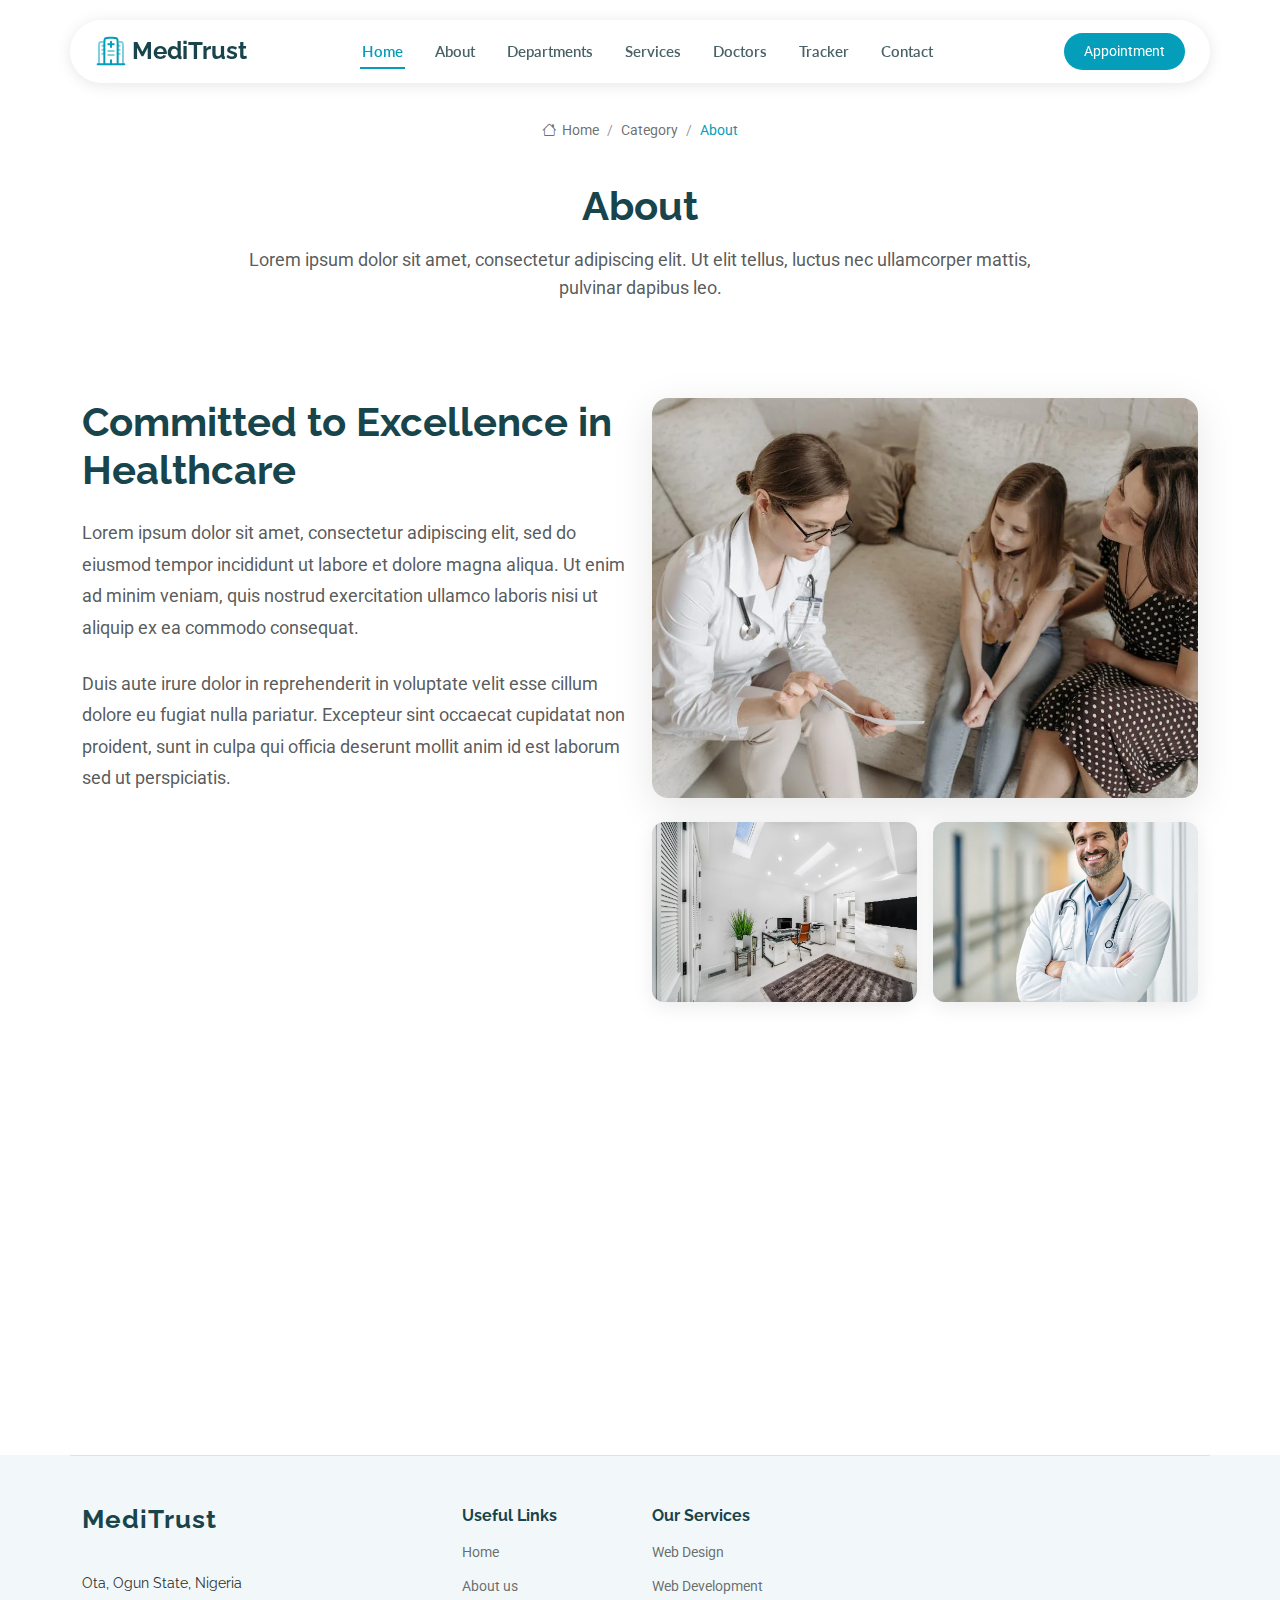
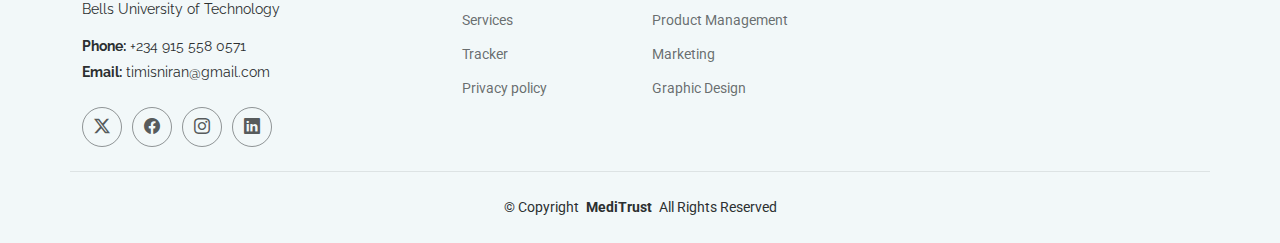
<file: about.html>
<!DOCTYPE html>
<html lang="en">

<head>
  <meta charset="utf-8">
  <meta content="width=device-width, initial-scale=1.0" name="viewport">
  <title>About</title>
  <meta name="description" content="">
  <meta name="keywords" content="">

  <!-- Favicons -->
  <link href="assets/img/favicon.png" rel="icon">
  <link href="assets/img/apple-touch-icon.png" rel="apple-touch-icon">

  <!-- Fonts -->
  <link href="https://fonts.googleapis.com" rel="preconnect">
  <link href="https://fonts.gstatic.com" rel="preconnect" crossorigin>
  <link href="https://fonts.googleapis.com/css2?family=Roboto:ital,wght@0,100;0,300;0,400;0,500;0,700;0,900;1,100;1,300;1,400;1,500;1,700;1,900&family=Lato:ital,wght@0,100;0,300;0,400;0,700;0,900;1,100;1,300;1,400;1,700;1,900&family=Raleway:ital,wght@0,100;0,200;0,300;0,400;0,500;0,600;0,700;0,800;0,900;1,100;1,200;1,300;1,400;1,500;1,600;1,700;1,800;1,900&display=swap" rel="stylesheet">

  <!-- Vendor CSS Files -->
  <link href="assets/vendor/bootstrap/css/bootstrap.min.css" rel="stylesheet">
  <link href="assets/vendor/bootstrap-icons/bootstrap-icons.css" rel="stylesheet">
  <link href="assets/vendor/aos/aos.css" rel="stylesheet">
  <link href="assets/vendor/fontawesome-free/css/all.min.css" rel="stylesheet">
  <link href="assets/vendor/swiper/swiper-bundle.min.css" rel="stylesheet">
  <link href="assets/vendor/glightbox/css/glightbox.min.css" rel="stylesheet">

  <!-- Main CSS File -->
  <link href="assets/css/main.css" rel="stylesheet">
</head>

<body class="about-page">

  <header id="header" class="header d-flex align-items-center fixed-top">
    <div class="header-container container-fluid container-xl position-relative d-flex align-items-center justify-content-between">

      <a href="index.html" class="logo d-flex align-items-center me-auto me-xl-0">
        <!-- Uncomment the line below if you also wish to use an image logo -->
        <!-- <img src="assets/img/logo.webp" alt=""> -->
        <svg class="my-icon" viewBox="0 0 24 24" fill="none" xmlns="http://www.w3.org/2000/svg">
          <g id="bgCarrier" stroke-width="0"></g>
          <g id="tracerCarrier" stroke-linecap="round" stroke-linejoin="round"></g>
          <g id="iconCarrier">
            <path d="M22 22L2 22" stroke="currentColor" stroke-width="1.5" stroke-linecap="round"></path>
            <path d="M17 22V6C17 4.11438 17 3.17157 16.4142 2.58579C15.8284 2 14.8856 2 13 2H11C9.11438 2 8.17157 2 7.58579 2.58579C7 3.17157 7 4.11438 7 6V22" stroke="currentColor" stroke-width="1.5"></path>
            <path opacity="0.5" d="M21 22V8.5C21 7.09554 21 6.39331 20.6629 5.88886C20.517 5.67048 20.3295 5.48298 20.1111 5.33706C19.6067 5 18.9045 5 17.5 5" stroke="currentColor" stroke-width="1.5"></path>
            <path opacity="0.5" d="M3 22V8.5C3 7.09554 3 6.39331 3.33706 5.88886C3.48298 5.67048 3.67048 5.48298 3.88886 5.33706C4.39331 5 5.09554 5 6.5 5" stroke="currentColor" stroke-width="1.5"></path>
            <path d="M12 22V19" stroke="currentColor" stroke-width="1.5" stroke-linecap="round"></path>
            <path opacity="0.5" d="M10 12H14" stroke="currentColor" stroke-width="1.5" stroke-linecap="round"></path>
            <path opacity="0.5" d="M5.5 11H7" stroke="currentColor" stroke-width="1.5" stroke-linecap="round"></path>
            <path opacity="0.5" d="M5.5 14H7" stroke="currentColor" stroke-width="1.5" stroke-linecap="round"></path>
            <path opacity="0.5" d="M17 11H18.5" stroke="currentColor" stroke-width="1.5" stroke-linecap="round"></path>
            <path opacity="0.5" d="M17 14H18.5" stroke="currentColor" stroke-width="1.5" stroke-linecap="round"></path>
            <path opacity="0.5" d="M5.5 8H7" stroke="currentColor" stroke-width="1.5" stroke-linecap="round"></path>
            <path opacity="0.5" d="M17 8H18.5" stroke="currentColor" stroke-width="1.5" stroke-linecap="round"></path>
            <path opacity="0.5" d="M10 15H14" stroke="currentColor" stroke-width="1.5" stroke-linecap="round"></path>
            <path d="M12 9V5" stroke="currentColor" stroke-width="1.5" stroke-linecap="round" stroke-linejoin="round"></path>
            <path d="M14 7L10 7" stroke="currentColor" stroke-width="1.5" stroke-linecap="round" stroke-linejoin="round"></path>
          </g>
        </svg>

        <h1 class="sitename">MediTrust</h1>
      </a>

      <nav id="navmenu" class="navmenu">
        <ul>
          <li><a href="index.html" class="active">Home</a></li>
          <li><a href="about.html">About</a></li>
          <li><a href="departments.html">Departments</a></li>
          <li><a href="services.html">Services</a></li>
          <li><a href="doctors.html">Doctors</a></li>
          <li><a href="dashboard.html">Tracker</a></li>
          <li><a href="contact.html">Contact</a></li>
        </ul>
        <i class="mobile-nav-toggle d-xl-none bi bi-list"></i>
      </nav>

      <a class="btn-getstarted" href="appointment.html">Appointment</a>

    </div>
  </header>

  <main class="main">

    <!-- Page Title -->
    <div class="page-title">
      <div class="breadcrumbs">
        <nav aria-label="breadcrumb">
          <ol class="breadcrumb">
            <li class="breadcrumb-item"><a href="#"><i class="bi bi-house"></i> Home</a></li>
            <li class="breadcrumb-item"><a href="#">Category</a></li>
            <li class="breadcrumb-item active current">About</li>
          </ol>
        </nav>
      </div>

      <div class="title-wrapper">
        <h1>About</h1>
        <p>Lorem ipsum dolor sit amet, consectetur adipiscing elit. Ut elit tellus, luctus nec ullamcorper mattis, pulvinar dapibus leo.</p>
      </div>
    </div><!-- End Page Title -->

    <!-- About Section -->
    <section id="about" class="about section">

      <div class="container" data-aos="fade-up" data-aos-delay="100">

        <div class="row gy-4">
          <div class="col-lg-6">
            <div class="content">
              <h2>Committed to Excellence in Healthcare</h2>
              <p>
                Lorem ipsum dolor sit amet, consectetur adipiscing elit, sed do eiusmod tempor incididunt ut labore et dolore magna aliqua. Ut enim ad minim veniam, quis nostrud exercitation ullamco laboris nisi ut aliquip ex ea commodo consequat.
              </p>
              <p>
                Duis aute irure dolor in reprehenderit in voluptate velit esse cillum dolore eu fugiat nulla pariatur. Excepteur sint occaecat cupidatat non proident, sunt in culpa qui officia deserunt mollit anim id est laborum sed ut perspiciatis.
              </p>

              <div class="stats-container" data-aos="fade-up" data-aos-delay="200">
                <div class="row gy-4">
                  <div class="col-sm-6 col-lg-12 col-xl-6">
                    <div class="stat-item">
                      <div class="stat-number">
                        <span data-purecounter-start="0" data-purecounter-end="25" data-purecounter-duration="1" class="purecounter"></span>+
                      </div>
                      <div class="stat-label">Years of Experience</div>
                    </div>
                  </div>
                  <div class="col-sm-6 col-lg-12 col-xl-6">
                    <div class="stat-item">
                      <div class="stat-number">
                        <span data-purecounter-start="0" data-purecounter-end="50000" data-purecounter-duration="2" class="purecounter"></span>+
                      </div>
                      <div class="stat-label">Patients Treated</div>
                    </div>
                  </div>
                </div>
              </div>

              <div class="cta-buttons" data-aos="fade-up" data-aos-delay="300">
                <a href="#" class="btn-primary">Meet Our Doctors</a>
                <a href="#" class="btn-secondary">View Our Services</a>
              </div>
            </div>
          </div>

          <div class="col-lg-6">
            <div class="image-section" data-aos="fade-left" data-aos-delay="200">
              <div class="main-image">
                <img src="assets/img/health/consultation-3.webp" alt="Healthcare consultation" class="img-fluid">
              </div>
              <div class="image-grid">
                <div class="grid-item">
                  <img src="assets/img/health/facilities-2.webp" alt="Medical facility" class="img-fluid">
                </div>
                <div class="grid-item">
                  <img src="assets/img/health/staff-5.webp" alt="Medical staff" class="img-fluid">
                </div>
              </div>
            </div>
          </div>
        </div>

        <div class="certifications-section" data-aos="fade-up" data-aos-delay="400">
          <div class="row">
            <div class="col-lg-12">
              <div class="section-header">
                <h3>Accreditations &amp; Certifications</h3>
                <p>We are proud to be accredited by leading healthcare organizations</p>
              </div>
              <div class="certifications-grid">
                <div class="certification-item">
                  <img src="assets/img/clients/clients-1.webp" alt="JCI Accreditation" class="img-fluid">
                </div>
                <div class="certification-item">
                  <img src="assets/img/clients/clients-2.webp" alt="NABH Certification" class="img-fluid">
                </div>
                <div class="certification-item">
                  <img src="assets/img/clients/clients-3.webp" alt="ISO 9001" class="img-fluid">
                </div>
                <div class="certification-item">
                  <img src="assets/img/clients/clients-4.webp" alt="CAP Accreditation" class="img-fluid">
                </div>
                <div class="certification-item">
                  <img src="assets/img/clients/clients-5.webp" alt="Medical Board" class="img-fluid">
                </div>
                <div class="certification-item">
                  <img src="assets/img/clients/clients-6.webp" alt="Healthcare Association" class="img-fluid">
                </div>
              </div>
            </div>
          </div>
        </div>

      </div>

    </section><!-- /About Section -->

  </main>

<footer id="footer" class="footer position-relative light-background">

    <div class="container footer-top">
      <div class="row gy-4">
        <div class="col-lg-4 col-md-6 footer-about">
          <a href="index.html" class="logo d-flex align-items-center">
            <span class="sitename">MediTrust</span>
          </a>
          <div class="footer-contact pt-3">
            <p>Ota, Ogun State, Nigeria</p>
            <p>Bells University of Technology</p>
            <p class="mt-3"><strong>Phone:</strong> <span>+234 915 558 0571</span></p>
            <p><strong>Email:</strong> <span>timisniran@gmail.com</span></p>
          </div>
          <div class="social-links d-flex mt-4">
            <a href=""><i class="bi bi-twitter-x"></i></a>
            <a href=""><i class="bi bi-facebook"></i></a>
            <a href=""><i class="bi bi-instagram"></i></a>
            <a href=""><i class="bi bi-linkedin"></i></a>
          </div>
        </div>

        <div class="col-lg-2 col-md-3 footer-links">
          <h4>Useful Links</h4>
          <ul>
            <li><a href="#">Home</a></li>
            <li><a href="#">About us</a></li>
            <li><a href="#">Services</a></li>
            <li><a href="dashboard.html">Tracker</a></li>
            <li><a href="#">Privacy policy</a></li>
          </ul>
        </div>

        <div class="col-lg-2 col-md-3 footer-links">
          <h4>Our Services</h4>
          <ul>
            <li><a href="#">Web Design</a></li>
            <li><a href="#">Web Development</a></li>
            <li><a href="#">Product Management</a></li>
            <li><a href="#">Marketing</a></li>
            <li><a href="#">Graphic Design</a></li>
          </ul>
        </div>



        

      </div>
    </div>

    <div class="container copyright text-center mt-4">
      <p>© <span>Copyright</span> <strong class="px-1 sitename">MediTrust</strong> <span>All Rights Reserved</span></p>
    </div>

  </footer>

  <!-- Scroll Top -->
  <a href="#" id="scroll-top" class="scroll-top d-flex align-items-center justify-content-center"><i class="bi bi-arrow-up-short"></i></a>

  <!-- Preloader -->
  <div id="preloader"></div>

  <!-- Vendor JS Files -->
  <script src="assets/vendor/bootstrap/js/bootstrap.bundle.min.js"></script>
  <script src="assets/vendor/php-email-form/validate.js"></script>
  <script src="assets/vendor/aos/aos.js"></script>
  <script src="assets/vendor/purecounter/purecounter_vanilla.js"></script>
  <script src="assets/vendor/swiper/swiper-bundle.min.js"></script>
  <script src="assets/vendor/imagesloaded/imagesloaded.pkgd.min.js"></script>
  <script src="assets/vendor/isotope-layout/isotope.pkgd.min.js"></script>
  <script src="assets/vendor/glightbox/js/glightbox.min.js"></script>

  <!-- Main JS File -->
  <script src="assets/js/main.js"></script>

</body>

</html>
</file>
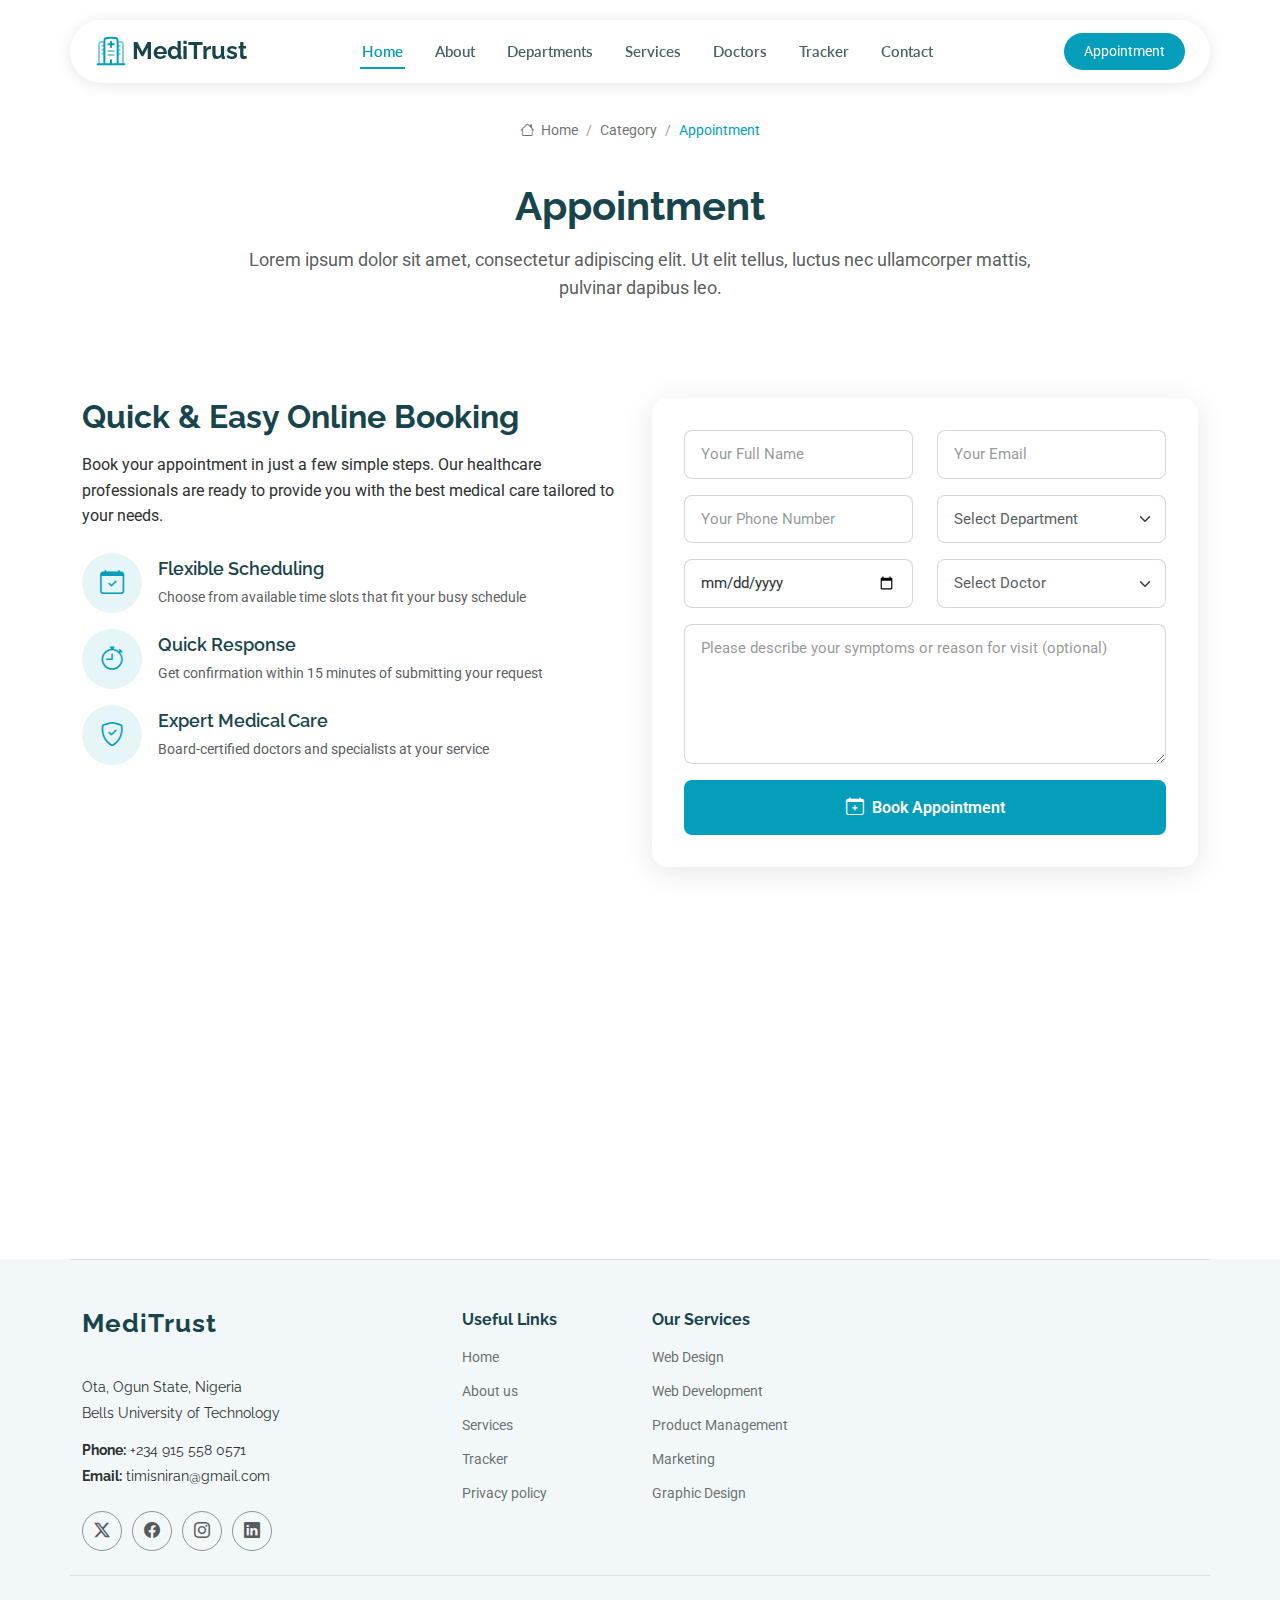
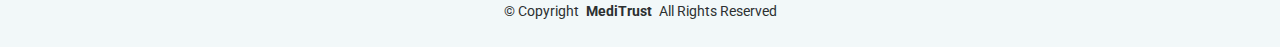
<file: appointment.html>
<!DOCTYPE html>
<html lang="en">

<head>
  <meta charset="utf-8">
  <meta content="width=device-width, initial-scale=1.0" name="viewport">
  <title>Appointment</title>
  <meta name="description" content="">
  <meta name="keywords" content="">

  <!-- Fonts -->
  <link href="https://fonts.googleapis.com" rel="preconnect">
  <link href="https://fonts.gstatic.com" rel="preconnect" crossorigin>
  <link href="https://fonts.googleapis.com/css2?family=Roboto:ital,wght@0,100;0,300;0,400;0,500;0,700;0,900;1,100;1,300;1,400;1,500;1,700;1,900&family=Lato:ital,wght@0,100;0,300;0,400;0,700;0,900;1,100;1,300;1,400;1,700;1,900&family=Raleway:ital,wght@0,100;0,200;0,300;0,400;0,500;0,600;0,700;0,800;0,900;1,100;1,200;1,300;1,400;1,500;1,600;1,700;1,800;1,900&display=swap" rel="stylesheet">

  <!-- Vendor CSS Files -->
  <link href="assets/vendor/bootstrap/css/bootstrap.min.css" rel="stylesheet">
  <link href="assets/vendor/bootstrap-icons/bootstrap-icons.css" rel="stylesheet">
  <link href="assets/vendor/aos/aos.css" rel="stylesheet">
  <link href="assets/vendor/fontawesome-free/css/all.min.css" rel="stylesheet">
  <link href="assets/vendor/swiper/swiper-bundle.min.css" rel="stylesheet">
  <link href="assets/vendor/glightbox/css/glightbox.min.css" rel="stylesheet">

  <!-- Main CSS File -->
  <link href="assets/css/main.css" rel="stylesheet">


</head>

<body class="appointment-page">

  <header id="header" class="header d-flex align-items-center fixed-top">
    <div class="header-container container-fluid container-xl position-relative d-flex align-items-center justify-content-between">

      <a href="index.html" class="logo d-flex align-items-center me-auto me-xl-0">
        <!-- Uncomment the line below if you also wish to use an image logo -->
        <!-- <img src="assets/img/logo.webp" alt=""> -->
        <svg class="my-icon" viewBox="0 0 24 24" fill="none" xmlns="http://www.w3.org/2000/svg">
          <g id="bgCarrier" stroke-width="0"></g>
          <g id="tracerCarrier" stroke-linecap="round" stroke-linejoin="round"></g>
          <g id="iconCarrier">
            <path d="M22 22L2 22" stroke="currentColor" stroke-width="1.5" stroke-linecap="round"></path>
            <path d="M17 22V6C17 4.11438 17 3.17157 16.4142 2.58579C15.8284 2 14.8856 2 13 2H11C9.11438 2 8.17157 2 7.58579 2.58579C7 3.17157 7 4.11438 7 6V22" stroke="currentColor" stroke-width="1.5"></path>
            <path opacity="0.5" d="M21 22V8.5C21 7.09554 21 6.39331 20.6629 5.88886C20.517 5.67048 20.3295 5.48298 20.1111 5.33706C19.6067 5 18.9045 5 17.5 5" stroke="currentColor" stroke-width="1.5"></path>
            <path opacity="0.5" d="M3 22V8.5C3 7.09554 3 6.39331 3.33706 5.88886C3.48298 5.67048 3.67048 5.48298 3.88886 5.33706C4.39331 5 5.09554 5 6.5 5" stroke="currentColor" stroke-width="1.5"></path>
            <path d="M12 22V19" stroke="currentColor" stroke-width="1.5" stroke-linecap="round"></path>
            <path opacity="0.5" d="M10 12H14" stroke="currentColor" stroke-width="1.5" stroke-linecap="round"></path>
            <path opacity="0.5" d="M5.5 11H7" stroke="currentColor" stroke-width="1.5" stroke-linecap="round"></path>
            <path opacity="0.5" d="M5.5 14H7" stroke="currentColor" stroke-width="1.5" stroke-linecap="round"></path>
            <path opacity="0.5" d="M17 11H18.5" stroke="currentColor" stroke-width="1.5" stroke-linecap="round"></path>
            <path opacity="0.5" d="M17 14H18.5" stroke="currentColor" stroke-width="1.5" stroke-linecap="round"></path>
            <path opacity="0.5" d="M5.5 8H7" stroke="currentColor" stroke-width="1.5" stroke-linecap="round"></path>
            <path opacity="0.5" d="M17 8H18.5" stroke="currentColor" stroke-width="1.5" stroke-linecap="round"></path>
            <path opacity="0.5" d="M10 15H14" stroke="currentColor" stroke-width="1.5" stroke-linecap="round"></path>
            <path d="M12 9V5" stroke="currentColor" stroke-width="1.5" stroke-linecap="round" stroke-linejoin="round"></path>
            <path d="M14 7L10 7" stroke="currentColor" stroke-width="1.5" stroke-linecap="round" stroke-linejoin="round"></path>
          </g>
        </svg>

        <h1 class="sitename">MediTrust</h1>
      </a>

     <nav id="navmenu" class="navmenu">
        <ul>
          <li><a href="index.html" class="active">Home</a></li>
          <li><a href="about.html">About</a></li>
          <li><a href="departments.html">Departments</a></li>
          <li><a href="services.html">Services</a></li>
          <li><a href="doctors.html">Doctors</a></li>
          <li><a href="dashboard.html">Tracker</a></li>
          <li><a href="contact.html">Contact</a></li>
        </ul>
        <i class="mobile-nav-toggle d-xl-none bi bi-list"></i>
      </nav>

      <a class="btn-getstarted" href="appointment.html">Appointment</a>

    </div>
  </header>

  <main class="main">

    <!-- Page Title -->
    <div class="page-title">
      <div class="breadcrumbs">
        <nav aria-label="breadcrumb">
          <ol class="breadcrumb">
            <li class="breadcrumb-item"><a href="#"><i class="bi bi-house"></i> Home</a></li>
            <li class="breadcrumb-item"><a href="#">Category</a></li>
            <li class="breadcrumb-item active current">Appointment</li>
          </ol>
        </nav>
      </div>

      <div class="title-wrapper">
        <h1>Appointment</h1>
        <p>Lorem ipsum dolor sit amet, consectetur adipiscing elit. Ut elit tellus, luctus nec ullamcorper mattis, pulvinar dapibus leo.</p>
      </div>
    </div><!-- End Page Title -->

    <!-- Appointmnet Section -->
    <section id="appointmnet" class="appointmnet section">

      <div class="container" data-aos="fade-up" data-aos-delay="100">

        <div class="row gy-4">

          <!-- Appointment Info -->
          <div class="col-lg-6">
            <div class="appointment-info">
              <h3>Quick &amp; Easy Online Booking</h3>
              <p class="mb-4">Book your appointment in just a few simple steps. Our healthcare professionals are ready to provide you with the best medical care tailored to your needs.</p>

              <div class="info-items">
                <div class="info-item d-flex align-items-center mb-3" data-aos="fade-up" data-aos-delay="200">
                  <div class="icon-wrapper me-3">
                    <i class="bi bi-calendar-check"></i>
                  </div>
                  <div>
                    <h5>Flexible Scheduling</h5>
                    <p class="mb-0">Choose from available time slots that fit your busy schedule</p>
                  </div>
                </div><!-- End Info Item -->

                <div class="info-item d-flex align-items-center mb-3" data-aos="fade-up" data-aos-delay="250">
                  <div class="icon-wrapper me-3">
                    <i class="bi bi-stopwatch"></i>
                  </div>
                  <div>
                    <h5>Quick Response</h5>
                    <p class="mb-0">Get confirmation within 15 minutes of submitting your request</p>
                  </div>
                </div><!-- End Info Item -->

                <div class="info-item d-flex align-items-center mb-3" data-aos="fade-up" data-aos-delay="300">
                  <div class="icon-wrapper me-3">
                    <i class="bi bi-shield-check"></i>
                  </div>
                  <div>
                    <h5>Expert Medical Care</h5>
                    <p class="mb-0">Board-certified doctors and specialists at your service</p>
                  </div>
                </div><!-- End Info Item -->
              </div>

              <div class="emergency-contact mt-4" data-aos="fade-up" data-aos-delay="350">
                <div class="emergency-card p-3">
                  <h6 class="mb-2"><i class="bi bi-telephone-fill me-2"></i>Emergency Hotline</h6>
                  <p class="mb-0">Call <strong>+1 (555) 911-4567</strong> for urgent medical assistance</p>
                </div>
              </div>

            </div>
          </div><!-- End Appointment Info -->

          <!-- Appointment Form -->
          <div class="col-lg-6">
            <div class="appointment-form-wrapper" data-aos="fade-up" data-aos-delay="200">
              <form action="forms/appointment.php" method="post" class="appointment-form php-email-form">
                <div class="row gy-3">

                  <div class="col-md-6">
                    <input type="text" name="name" class="form-control" placeholder="Your Full Name" required="">
                  </div>

                  <div class="col-md-6">
                    <input type="email" name="email" class="form-control" placeholder="Your Email" required="">
                  </div>

                  <div class="col-md-6">
                    <input type="tel" name="phone" class="form-control" placeholder="Your Phone Number" required="">
                  </div>

                  <div class="col-md-6">
                    <select name="department" class="form-select" required="">
                      <option value="">Select Department</option>
                      <option value="cardiology">Cardiology</option>
                      <option value="neurology">Neurology</option>
                      <option value="orthopedics">Orthopedics</option>
                      <option value="pediatrics">Pediatrics</option>
                      <option value="dermatology">Dermatology</option>
                      <option value="general">General Medicine</option>
                    </select>
                  </div>

                  <div class="col-md-6">
                    <input type="date" name="date" class="form-control" required="">
                  </div>

                  <div class="col-md-6">
                    <select name="doctor" class="form-select" required="">
                      <option value="">Select Doctor</option>
                      <option value="dr-johnson">Dr. Sarah Johnson</option>
                      <option value="dr-martinez">Dr. Michael Martinez</option>
                      <option value="dr-chen">Dr. Lisa Chen</option>
                      <option value="dr-patel">Dr. Raj Patel</option>
                      <option value="dr-williams">Dr. Emily Williams</option>
                      <option value="dr-thompson">Dr. David Thompson</option>
                    </select>
                  </div>

                  <div class="col-12">
                    <textarea class="form-control" name="message" rows="5" placeholder="Please describe your symptoms or reason for visit (optional)"></textarea>
                  </div>

                  <div class="col-12">
                    <div class="loading">Loading</div>
                    <div class="error-message"></div>
                    <div class="sent-message">Your appointment request has been sent successfully. We will contact you shortly!</div>

                    <button type="submit" class="btn btn-appointment w-100">
                      <i class="bi bi-calendar-plus me-2"></i>Book Appointment
                    </button>
                  </div>

                </div>
              </form>
            </div>
          </div><!-- End Appointment Form -->

        </div>

        <!-- Process Steps -->
        <div class="process-steps mt-5" data-aos="fade-up" data-aos-delay="300">
          <div class="row text-center gy-4">
            <div class="col-lg-3 col-md-6">
              <div class="step-item">
                <div class="step-number">1</div>
                <div class="step-icon">
                  <i class="bi bi-person-fill"></i>
                </div>
                <h5>Fill Details</h5>
                <p>Provide your personal information and select your preferred department</p>
              </div>
            </div><!-- End Step -->

            <div class="col-lg-3 col-md-6">
              <div class="step-item">
                <div class="step-number">2</div>
                <div class="step-icon">
                  <i class="bi bi-calendar-event"></i>
                </div>
                <h5>Choose Date</h5>
                <p>Select your preferred date and time slot from available options</p>
              </div>
            </div><!-- End Step -->

            <div class="col-lg-3 col-md-6">
              <div class="step-item">
                <div class="step-number">3</div>
                <div class="step-icon">
                  <i class="bi bi-check-circle"></i>
                </div>
                <h5>Confirmation</h5>
                <p>Receive instant confirmation and appointment details via email or SMS</p>
              </div>
            </div><!-- End Step -->

            <div class="col-lg-3 col-md-6">
              <div class="step-item">
                <div class="step-number">4</div>
                <div class="step-icon">
                  <i class="bi bi-heart-pulse"></i>
                </div>
                <h5>Get Treatment</h5>
                <p>Visit our clinic at your scheduled time and receive quality healthcare</p>
              </div>
            </div><!-- End Step -->

          </div>
        </div><!-- End Process Steps -->

      </div>

    </section><!-- /Appointmnet Section -->

  </main>


  <footer id="footer" class="footer position-relative light-background">

    <div class="container footer-top">
      <div class="row gy-4">
        <div class="col-lg-4 col-md-6 footer-about">
          <a href="index.html" class="logo d-flex align-items-center">
            <span class="sitename">MediTrust</span>
          </a>
          <div class="footer-contact pt-3">
            <p>Ota, Ogun State, Nigeria</p>
            <p>Bells University of Technology</p>
            <p class="mt-3"><strong>Phone:</strong> <span>+234 915 558 0571</span></p>
            <p><strong>Email:</strong> <span>timisniran@gmail.com</span></p>
          </div>
          <div class="social-links d-flex mt-4">
            <a href=""><i class="bi bi-twitter-x"></i></a>
            <a href=""><i class="bi bi-facebook"></i></a>
            <a href=""><i class="bi bi-instagram"></i></a>
            <a href=""><i class="bi bi-linkedin"></i></a>
          </div>
        </div>

        <div class="col-lg-2 col-md-3 footer-links">
          <h4>Useful Links</h4>
          <ul>
            <li><a href="#">Home</a></li>
            <li><a href="#">About us</a></li>
            <li><a href="#">Services</a></li>
            <li><a href="dashboard.html">Tracker</a></li>
            <li><a href="#">Privacy policy</a></li>
          </ul>
        </div>

        <div class="col-lg-2 col-md-3 footer-links">
          <h4>Our Services</h4>
          <ul>
            <li><a href="#">Web Design</a></li>
            <li><a href="#">Web Development</a></li>
            <li><a href="#">Product Management</a></li>
            <li><a href="#">Marketing</a></li>
            <li><a href="#">Graphic Design</a></li>
          </ul>
        </div>



        

      </div>
    </div>

    <div class="container copyright text-center mt-4">
      <p>© <span>Copyright</span> <strong class="px-1 sitename">MediTrust</strong> <span>All Rights Reserved</span></p>
    </div>

  </footer>  <!-- Scroll Top -->
  <a href="#" id="scroll-top" class="scroll-top d-flex align-items-center justify-content-center"><i class="bi bi-arrow-up-short"></i></a>

  <!-- Preloader -->
  <div id="preloader"></div>

  <!-- Vendor JS Files -->
  <script src="assets/vendor/bootstrap/js/bootstrap.bundle.min.js"></script>
  <script src="assets/vendor/php-email-form/validate.js"></script>
  <script src="assets/vendor/aos/aos.js"></script>
  <script src="assets/vendor/purecounter/purecounter_vanilla.js"></script>
  <script src="assets/vendor/swiper/swiper-bundle.min.js"></script>
  <script src="assets/vendor/imagesloaded/imagesloaded.pkgd.min.js"></script>
  <script src="assets/vendor/isotope-layout/isotope.pkgd.min.js"></script>
  <script src="assets/vendor/glightbox/js/glightbox.min.js"></script>

  <!-- Main JS File -->
  <script src="assets/js/main.js"></script>

</body>

</html>
</file>
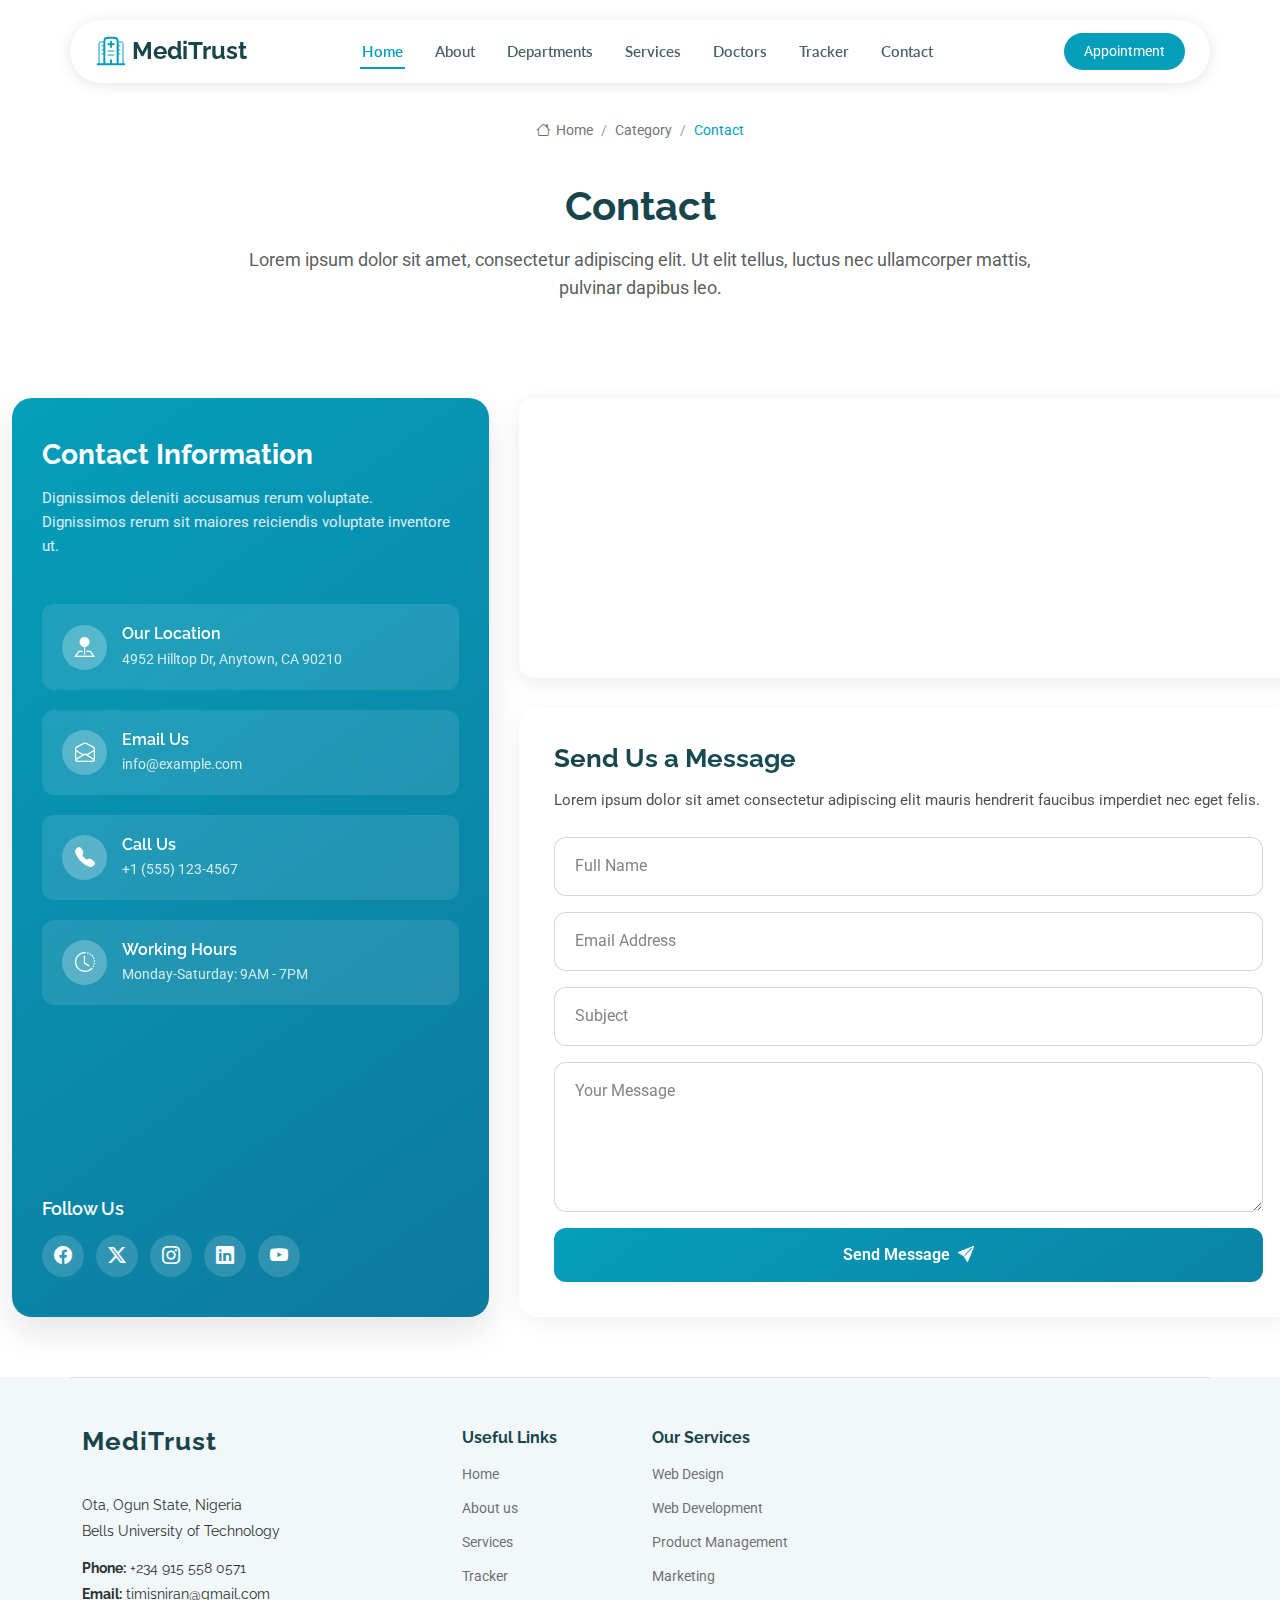
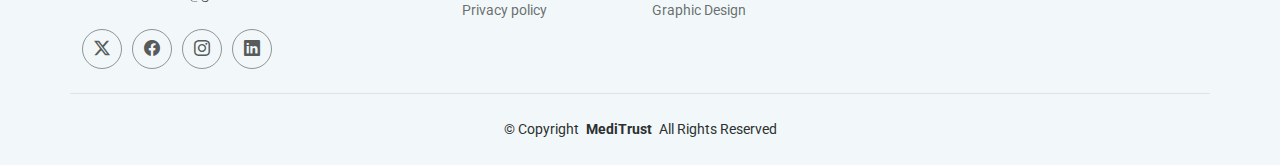
<file: contact.html>
<!DOCTYPE html>
<html lang="en">

<head>
  <meta charset="utf-8">
  <meta content="width=device-width, initial-scale=1.0" name="viewport">
  <title>Contact</title>
  <meta name="description" content="">
  <meta name="keywords" content="">

  <!-- Favicons -->
  <link href="assets/img/favicon.png" rel="icon">
  <link href="assets/img/apple-touch-icon.png" rel="apple-touch-icon">

  <!-- Fonts -->
  <link href="https://fonts.googleapis.com" rel="preconnect">
  <link href="https://fonts.gstatic.com" rel="preconnect" crossorigin>
  <link href="https://fonts.googleapis.com/css2?family=Roboto:ital,wght@0,100;0,300;0,400;0,500;0,700;0,900;1,100;1,300;1,400;1,500;1,700;1,900&family=Lato:ital,wght@0,100;0,300;0,400;0,700;0,900;1,100;1,300;1,400;1,700;1,900&family=Raleway:ital,wght@0,100;0,200;0,300;0,400;0,500;0,600;0,700;0,800;0,900;1,100;1,200;1,300;1,400;1,500;1,600;1,700;1,800;1,900&display=swap" rel="stylesheet">

  <!-- Vendor CSS Files -->
  <link href="assets/vendor/bootstrap/css/bootstrap.min.css" rel="stylesheet">
  <link href="assets/vendor/bootstrap-icons/bootstrap-icons.css" rel="stylesheet">
  <link href="assets/vendor/aos/aos.css" rel="stylesheet">
  <link href="assets/vendor/fontawesome-free/css/all.min.css" rel="stylesheet">
  <link href="assets/vendor/swiper/swiper-bundle.min.css" rel="stylesheet">
  <link href="assets/vendor/glightbox/css/glightbox.min.css" rel="stylesheet">

  <!-- Main CSS File -->
  <link href="assets/css/main.css" rel="stylesheet">

</head>

<body class="contact-page">

  <header id="header" class="header d-flex align-items-center fixed-top">
    <div class="header-container container-fluid container-xl position-relative d-flex align-items-center justify-content-between">

      <a href="index.html" class="logo d-flex align-items-center me-auto me-xl-0">
        <!-- Uncomment the line below if you also wish to use an image logo -->
        <!-- <img src="assets/img/logo.webp" alt=""> -->
        <svg class="my-icon" viewBox="0 0 24 24" fill="none" xmlns="http://www.w3.org/2000/svg">
          <g id="bgCarrier" stroke-width="0"></g>
          <g id="tracerCarrier" stroke-linecap="round" stroke-linejoin="round"></g>
          <g id="iconCarrier">
            <path d="M22 22L2 22" stroke="currentColor" stroke-width="1.5" stroke-linecap="round"></path>
            <path d="M17 22V6C17 4.11438 17 3.17157 16.4142 2.58579C15.8284 2 14.8856 2 13 2H11C9.11438 2 8.17157 2 7.58579 2.58579C7 3.17157 7 4.11438 7 6V22" stroke="currentColor" stroke-width="1.5"></path>
            <path opacity="0.5" d="M21 22V8.5C21 7.09554 21 6.39331 20.6629 5.88886C20.517 5.67048 20.3295 5.48298 20.1111 5.33706C19.6067 5 18.9045 5 17.5 5" stroke="currentColor" stroke-width="1.5"></path>
            <path opacity="0.5" d="M3 22V8.5C3 7.09554 3 6.39331 3.33706 5.88886C3.48298 5.67048 3.67048 5.48298 3.88886 5.33706C4.39331 5 5.09554 5 6.5 5" stroke="currentColor" stroke-width="1.5"></path>
            <path d="M12 22V19" stroke="currentColor" stroke-width="1.5" stroke-linecap="round"></path>
            <path opacity="0.5" d="M10 12H14" stroke="currentColor" stroke-width="1.5" stroke-linecap="round"></path>
            <path opacity="0.5" d="M5.5 11H7" stroke="currentColor" stroke-width="1.5" stroke-linecap="round"></path>
            <path opacity="0.5" d="M5.5 14H7" stroke="currentColor" stroke-width="1.5" stroke-linecap="round"></path>
            <path opacity="0.5" d="M17 11H18.5" stroke="currentColor" stroke-width="1.5" stroke-linecap="round"></path>
            <path opacity="0.5" d="M17 14H18.5" stroke="currentColor" stroke-width="1.5" stroke-linecap="round"></path>
            <path opacity="0.5" d="M5.5 8H7" stroke="currentColor" stroke-width="1.5" stroke-linecap="round"></path>
            <path opacity="0.5" d="M17 8H18.5" stroke="currentColor" stroke-width="1.5" stroke-linecap="round"></path>
            <path opacity="0.5" d="M10 15H14" stroke="currentColor" stroke-width="1.5" stroke-linecap="round"></path>
            <path d="M12 9V5" stroke="currentColor" stroke-width="1.5" stroke-linecap="round" stroke-linejoin="round"></path>
            <path d="M14 7L10 7" stroke="currentColor" stroke-width="1.5" stroke-linecap="round" stroke-linejoin="round"></path>
          </g>
        </svg>

        <h1 class="sitename">MediTrust</h1>
      </a>
 <nav id="navmenu" class="navmenu">
        <ul>
          <li><a href="index.html" class="active">Home</a></li>
          <li><a href="about.html">About</a></li>
          <li><a href="departments.html">Departments</a></li>
          <li><a href="services.html">Services</a></li>
          <li><a href="doctors.html">Doctors</a></li>
          <li><a href="dashboard.html">Tracker</a></li>
          <li><a href="contact.html">Contact</a></li>
        </ul>
        <i class="mobile-nav-toggle d-xl-none bi bi-list"></i>
      </nav>

      <a class="btn-getstarted" href="appointment.html">Appointment</a>

    </div>
  </header>


  <main class="main">

    <!-- Page Title -->
    <div class="page-title">
      <div class="breadcrumbs">
        <nav aria-label="breadcrumb">
          <ol class="breadcrumb">
            <li class="breadcrumb-item"><a href="#"><i class="bi bi-house"></i> Home</a></li>
            <li class="breadcrumb-item"><a href="#">Category</a></li>
            <li class="breadcrumb-item active current">Contact</li>
          </ol>
        </nav>
      </div>

      <div class="title-wrapper">
        <h1>Contact</h1>
        <p>Lorem ipsum dolor sit amet, consectetur adipiscing elit. Ut elit tellus, luctus nec ullamcorper mattis, pulvinar dapibus leo.</p>
      </div>
    </div><!-- End Page Title -->

    <!-- Contact Section -->
    <section id="contact" class="contact section">

      <div class="container">
        <div class="contact-wrapper">
          <div class="contact-info-panel">
            <div class="contact-info-header">
              <h3>Contact Information</h3>
              <p>Dignissimos deleniti accusamus rerum voluptate. Dignissimos rerum sit maiores reiciendis voluptate inventore ut.</p>
            </div>

            <div class="contact-info-cards">
              <div class="info-card">
                <div class="icon-container">
                  <i class="bi bi-pin-map-fill"></i>
                </div>
                <div class="card-content">
                  <h4>Our Location</h4>
                  <p>4952 Hilltop Dr, Anytown, CA 90210</p>
                </div>
              </div>

              <div class="info-card">
                <div class="icon-container">
                  <i class="bi bi-envelope-open"></i>
                </div>
                <div class="card-content">
                  <h4>Email Us</h4>
                  <p>info@example.com</p>
                </div>
              </div>

              <div class="info-card">
                <div class="icon-container">
                  <i class="bi bi-telephone-fill"></i>
                </div>
                <div class="card-content">
                  <h4>Call Us</h4>
                  <p>+1 (555) 123-4567</p>
                </div>
              </div>

              <div class="info-card">
                <div class="icon-container">
                  <i class="bi bi-clock-history"></i>
                </div>
                <div class="card-content">
                  <h4>Working Hours</h4>
                  <p>Monday-Saturday: 9AM - 7PM</p>
                </div>
              </div>
            </div>

            <div class="social-links-panel">
              <h5>Follow Us</h5>
              <div class="social-icons">
                <a href="#"><i class="bi bi-facebook"></i></a>
                <a href="#"><i class="bi bi-twitter-x"></i></a>
                <a href="#"><i class="bi bi-instagram"></i></a>
                <a href="#"><i class="bi bi-linkedin"></i></a>
                <a href="#"><i class="bi bi-youtube"></i></a>
              </div>
            </div>
          </div>

          <div class="contact-form-panel">
            <div class="map-container">
              <iframe src="https://www.google.com/maps/embed?pb=!1m14!1m8!1m3!1d48389.78314118045!2d-74.006138!3d40.710059!3m2!1i1024!2i768!4f13.1!3m3!1m2!1s0x89c25a22a3bda30d%3A0xb89d1fe6bc499443!2sDowntown%20Conference%20Center!5e0!3m2!1sen!2sus!4v1676961268712!5m2!1sen!2sus" width="100%" height="100%" style="border:0;" allowfullscreen="" loading="lazy" referrerpolicy="no-referrer-when-downgrade"></iframe>
            </div>

            <div class="form-container">
              <h3>Send Us a Message</h3>
              <p>Lorem ipsum dolor sit amet consectetur adipiscing elit mauris hendrerit faucibus imperdiet nec eget felis.</p>

              <form action="forms/contact.php" method="post" class="php-email-form">
                <div class="form-floating mb-3">
                  <input type="text" class="form-control" id="nameInput" name="name" placeholder="Full Name" required="">
                  <label for="nameInput">Full Name</label>
                </div>

                <div class="form-floating mb-3">
                  <input type="email" class="form-control" id="emailInput" name="email" placeholder="Email Address" required="">
                  <label for="emailInput">Email Address</label>
                </div>

                <div class="form-floating mb-3">
                  <input type="text" class="form-control" id="subjectInput" name="subject" placeholder="Subject" required="">
                  <label for="subjectInput">Subject</label>
                </div>

                <div class="form-floating mb-3">
                  <textarea class="form-control" id="messageInput" name="message" rows="5" placeholder="Your Message" style="height: 150px" required=""></textarea>
                  <label for="messageInput">Your Message</label>
                </div>

                <div class="my-3">
                  <div class="loading">Loading</div>
                  <div class="error-message"></div>
                  <div class="sent-message">Your message has been sent. Thank you!</div>
                </div>

                <div class="d-grid">
                  <button type="submit" class="btn-submit">Send Message <i class="bi bi-send-fill ms-2"></i></button>
                </div>
              </form>
            </div>
          </div>
        </div>
      </div>
    </section><!-- /Contact Section -->

  </main>

  <footer id="footer" class="footer position-relative light-background">

    <div class="container footer-top">
      <div class="row gy-4">
        <div class="col-lg-4 col-md-6 footer-about">
          <a href="index.html" class="logo d-flex align-items-center">
            <span class="sitename">MediTrust</span>
          </a>
          <div class="footer-contact pt-3">
            <p>Ota, Ogun State, Nigeria</p>
            <p>Bells University of Technology</p>
            <p class="mt-3"><strong>Phone:</strong> <span>+234 915 558 0571</span></p>
            <p><strong>Email:</strong> <span>timisniran@gmail.com</span></p>
          </div>
          <div class="social-links d-flex mt-4">
            <a href=""><i class="bi bi-twitter-x"></i></a>
            <a href=""><i class="bi bi-facebook"></i></a>
            <a href=""><i class="bi bi-instagram"></i></a>
            <a href=""><i class="bi bi-linkedin"></i></a>
          </div>
        </div>

        <div class="col-lg-2 col-md-3 footer-links">
          <h4>Useful Links</h4>
          <ul>
            <li><a href="#">Home</a></li>
            <li><a href="#">About us</a></li>
            <li><a href="#">Services</a></li>
            <li><a href="dashboard.html">Tracker</a></li>
            <li><a href="#">Privacy policy</a></li>
          </ul>
        </div>

        <div class="col-lg-2 col-md-3 footer-links">
          <h4>Our Services</h4>
          <ul>
            <li><a href="#">Web Design</a></li>
            <li><a href="#">Web Development</a></li>
            <li><a href="#">Product Management</a></li>
            <li><a href="#">Marketing</a></li>
            <li><a href="#">Graphic Design</a></li>
          </ul>
        </div>



        

      </div>
    </div>

    <div class="container copyright text-center mt-4">
      <p>© <span>Copyright</span> <strong class="px-1 sitename">MediTrust</strong> <span>All Rights Reserved</span></p>
    </div>

  </footer>


  <!-- Scroll Top -->
  <a href="#" id="scroll-top" class="scroll-top d-flex align-items-center justify-content-center"><i class="bi bi-arrow-up-short"></i></a>

  <!-- Preloader -->
  <div id="preloader"></div>

  <!-- Vendor JS Files -->
  <script src="assets/vendor/bootstrap/js/bootstrap.bundle.min.js"></script>
  <script src="assets/vendor/php-email-form/validate.js"></script>
  <script src="assets/vendor/aos/aos.js"></script>
  <script src="assets/vendor/purecounter/purecounter_vanilla.js"></script>
  <script src="assets/vendor/swiper/swiper-bundle.min.js"></script>
  <script src="assets/vendor/imagesloaded/imagesloaded.pkgd.min.js"></script>
  <script src="assets/vendor/isotope-layout/isotope.pkgd.min.js"></script>
  <script src="assets/vendor/glightbox/js/glightbox.min.js"></script>

  <!-- Main JS File -->
  <script src="assets/js/main.js"></script>

</body>

</html>
</file>
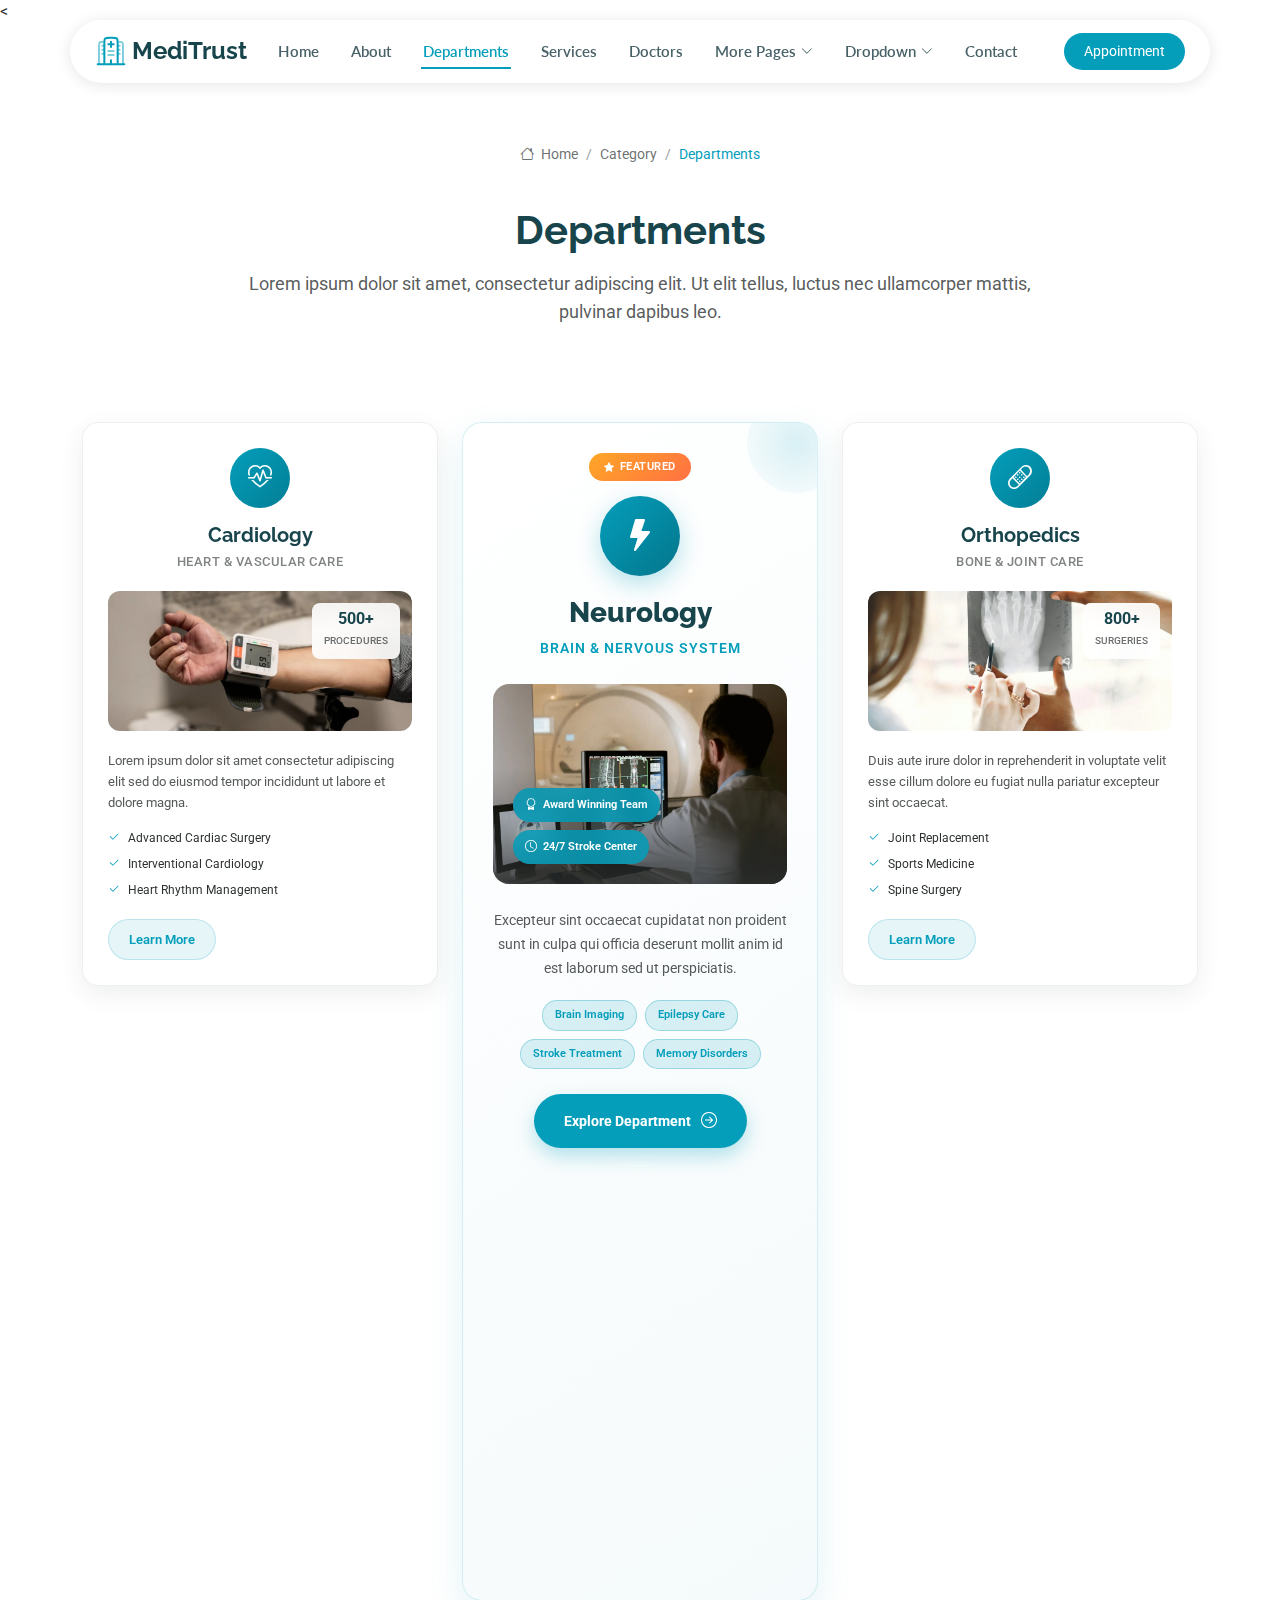
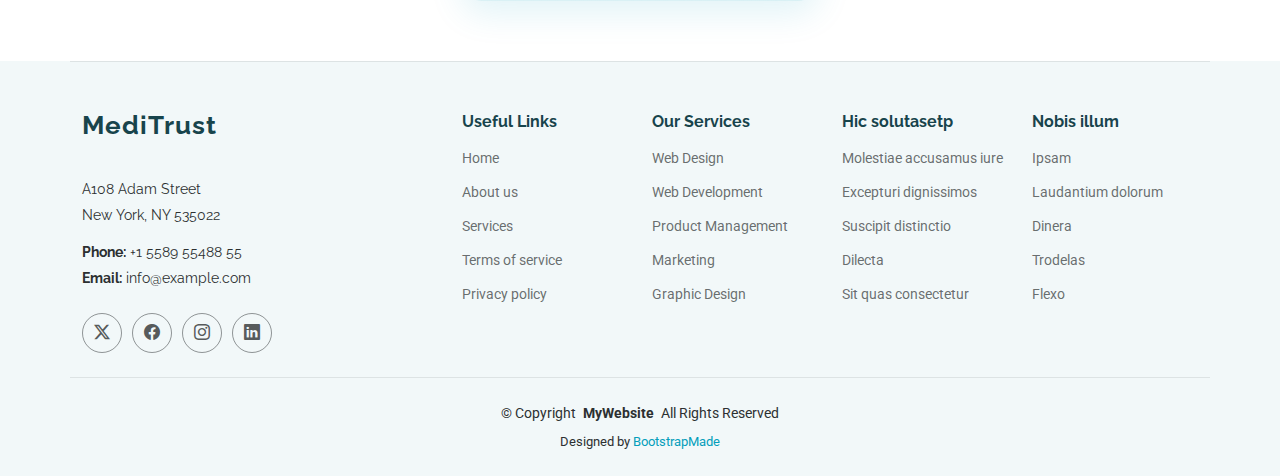
<file: departments.html>
<!DOCTYPE html>
<html lang="en">

<head>
  <meta charset="utf-8">
  <meta content="width=device-width, initial-scale=1.0" name="viewport">
  <title>Departments</title>
  <meta name="description" content="">
  <meta name="keywords" content="">

  <

  <!-- Fonts -->
  <link href="https://fonts.googleapis.com" rel="preconnect">
  <link href="https://fonts.gstatic.com" rel="preconnect" crossorigin>
  <link href="https://fonts.googleapis.com/css2?family=Roboto:ital,wght@0,100;0,300;0,400;0,500;0,700;0,900;1,100;1,300;1,400;1,500;1,700;1,900&family=Lato:ital,wght@0,100;0,300;0,400;0,700;0,900;1,100;1,300;1,400;1,700;1,900&family=Raleway:ital,wght@0,100;0,200;0,300;0,400;0,500;0,600;0,700;0,800;0,900;1,100;1,200;1,300;1,400;1,500;1,600;1,700;1,800;1,900&display=swap" rel="stylesheet">

  <!-- Vendor CSS Files -->
  <link href="assets/vendor/bootstrap/css/bootstrap.min.css" rel="stylesheet">
  <link href="assets/vendor/bootstrap-icons/bootstrap-icons.css" rel="stylesheet">
  <link href="assets/vendor/aos/aos.css" rel="stylesheet">
  <link href="assets/vendor/fontawesome-free/css/all.min.css" rel="stylesheet">
  <link href="assets/vendor/swiper/swiper-bundle.min.css" rel="stylesheet">
  <link href="assets/vendor/glightbox/css/glightbox.min.css" rel="stylesheet">

  <!-- Main CSS File -->
  <link href="assets/css/main.css" rel="stylesheet">

  <!-- =======================================================
  * Template Name: MediTrust
  * Template URL: https://bootstrapmade.com/meditrust-bootstrap-hospital-website-template/
  * Updated: Jul 04 2025 with Bootstrap v5.3.7
  * Author: BootstrapMade.com
  * License: https://bootstrapmade.com/license/
  ======================================================== -->
</head>

<body class="departments-page">

  <header id="header" class="header d-flex align-items-center fixed-top">
    <div class="header-container container-fluid container-xl position-relative d-flex align-items-center justify-content-between">

      <a href="index.html" class="logo d-flex align-items-center me-auto me-xl-0">
        <!-- Uncomment the line below if you also wish to use an image logo -->
        <!-- <img src="assets/img/logo.webp" alt=""> -->
        <svg class="my-icon" viewBox="0 0 24 24" fill="none" xmlns="http://www.w3.org/2000/svg">
          <g id="bgCarrier" stroke-width="0"></g>
          <g id="tracerCarrier" stroke-linecap="round" stroke-linejoin="round"></g>
          <g id="iconCarrier">
            <path d="M22 22L2 22" stroke="currentColor" stroke-width="1.5" stroke-linecap="round"></path>
            <path d="M17 22V6C17 4.11438 17 3.17157 16.4142 2.58579C15.8284 2 14.8856 2 13 2H11C9.11438 2 8.17157 2 7.58579 2.58579C7 3.17157 7 4.11438 7 6V22" stroke="currentColor" stroke-width="1.5"></path>
            <path opacity="0.5" d="M21 22V8.5C21 7.09554 21 6.39331 20.6629 5.88886C20.517 5.67048 20.3295 5.48298 20.1111 5.33706C19.6067 5 18.9045 5 17.5 5" stroke="currentColor" stroke-width="1.5"></path>
            <path opacity="0.5" d="M3 22V8.5C3 7.09554 3 6.39331 3.33706 5.88886C3.48298 5.67048 3.67048 5.48298 3.88886 5.33706C4.39331 5 5.09554 5 6.5 5" stroke="currentColor" stroke-width="1.5"></path>
            <path d="M12 22V19" stroke="currentColor" stroke-width="1.5" stroke-linecap="round"></path>
            <path opacity="0.5" d="M10 12H14" stroke="currentColor" stroke-width="1.5" stroke-linecap="round"></path>
            <path opacity="0.5" d="M5.5 11H7" stroke="currentColor" stroke-width="1.5" stroke-linecap="round"></path>
            <path opacity="0.5" d="M5.5 14H7" stroke="currentColor" stroke-width="1.5" stroke-linecap="round"></path>
            <path opacity="0.5" d="M17 11H18.5" stroke="currentColor" stroke-width="1.5" stroke-linecap="round"></path>
            <path opacity="0.5" d="M17 14H18.5" stroke="currentColor" stroke-width="1.5" stroke-linecap="round"></path>
            <path opacity="0.5" d="M5.5 8H7" stroke="currentColor" stroke-width="1.5" stroke-linecap="round"></path>
            <path opacity="0.5" d="M17 8H18.5" stroke="currentColor" stroke-width="1.5" stroke-linecap="round"></path>
            <path opacity="0.5" d="M10 15H14" stroke="currentColor" stroke-width="1.5" stroke-linecap="round"></path>
            <path d="M12 9V5" stroke="currentColor" stroke-width="1.5" stroke-linecap="round" stroke-linejoin="round"></path>
            <path d="M14 7L10 7" stroke="currentColor" stroke-width="1.5" stroke-linecap="round" stroke-linejoin="round"></path>
          </g>
        </svg>

        <h1 class="sitename">MediTrust</h1>
      </a>

      <nav id="navmenu" class="navmenu">
        <ul>
          <li><a href="index.html">Home</a></li>
          <li><a href="about.html">About</a></li>
          <li><a href="departments.html" class="active">Departments</a></li>
          <li><a href="services.html">Services</a></li>
          <li><a href="doctors.html">Doctors</a></li>
          <li class="dropdown"><a href="#"><span>More Pages</span> <i class="bi bi-chevron-down toggle-dropdown"></i></a>
            <ul>
              <li><a href="department-details.html">Department Details</a></li>
              <li><a href="service-details.html">Service Details</a></li>
              <li><a href="appointment.html">Appointment</a></li>
              <li><a href="testimonials.html">Testimonials</a></li>
              <li><a href="faq.html">Frequently Asked Questions</a></li>
              <li><a href="gallery.html">Gallery</a></li>
              <li><a href="terms.html">Terms</a></li>
              <li><a href="privacy.html">Privacy</a></li>
              <li><a href="404.html">404</a></li>
            </ul>
          </li>
          <li class="dropdown"><a href="#"><span>Dropdown</span> <i class="bi bi-chevron-down toggle-dropdown"></i></a>
            <ul>
              <li><a href="#">Dropdown 1</a></li>
              <li class="dropdown"><a href="#"><span>Deep Dropdown</span> <i class="bi bi-chevron-down toggle-dropdown"></i></a>
                <ul>
                  <li><a href="#">Deep Dropdown 1</a></li>
                  <li><a href="#">Deep Dropdown 2</a></li>
                  <li><a href="#">Deep Dropdown 3</a></li>
                  <li><a href="#">Deep Dropdown 4</a></li>
                  <li><a href="#">Deep Dropdown 5</a></li>
                </ul>
              </li>
              <li><a href="#">Dropdown 2</a></li>
              <li><a href="#">Dropdown 3</a></li>
              <li><a href="#">Dropdown 4</a></li>
            </ul>
          </li>
          <li><a href="contact.html">Contact</a></li>
        </ul>
        <i class="mobile-nav-toggle d-xl-none bi bi-list"></i>
      </nav>

      <a class="btn-getstarted" href="appointment.html">Appointment</a>

    </div>
  </header>

  <main class="main">

    <!-- Page Title -->
    <div class="page-title">
      <div class="breadcrumbs">
        <nav aria-label="breadcrumb">
          <ol class="breadcrumb">
            <li class="breadcrumb-item"><a href="#"><i class="bi bi-house"></i> Home</a></li>
            <li class="breadcrumb-item"><a href="#">Category</a></li>
            <li class="breadcrumb-item active current">Departments</li>
          </ol>
        </nav>
      </div>

      <div class="title-wrapper">
        <h1>Departments</h1>
        <p>Lorem ipsum dolor sit amet, consectetur adipiscing elit. Ut elit tellus, luctus nec ullamcorper mattis, pulvinar dapibus leo.</p>
      </div>
    </div><!-- End Page Title -->

    <!-- Departments Section -->
    <section id="departments" class="departments section">

      <div class="container" data-aos="fade-up" data-aos-delay="100">

        <div class="row gy-4">

          <!-- First Column with 2 departments -->
          <div class="col-lg-4" data-aos="zoom-in" data-aos-delay="200">
            <div class="department-card">
              <div class="department-header">
                <div class="department-icon">
                  <i class="bi bi-heart-pulse"></i>
                </div>
                <h3>Cardiology</h3>
                <p class="department-subtitle">Heart &amp; Vascular Care</p>
              </div>
              <div class="department-image-wrapper">
                <img src="assets/img/health/cardiology-2.webp" alt="Cardiology" class="img-fluid" loading="lazy">
                <div class="department-stats">
                  <div class="stat-item">
                    <span class="stat-number">500+</span>
                    <span class="stat-label">Procedures</span>
                  </div>
                </div>
              </div>
              <div class="department-content">
                <p>Lorem ipsum dolor sit amet consectetur adipiscing elit sed do eiusmod tempor incididunt ut labore et dolore magna.</p>
                <ul class="department-highlights">
                  <li><i class="bi bi-check2"></i> Advanced Cardiac Surgery</li>
                  <li><i class="bi bi-check2"></i> Interventional Cardiology</li>
                  <li><i class="bi bi-check2"></i> Heart Rhythm Management</li>
                </ul>
                <a href="department-details.html" class="department-link">Learn More</a>
              </div>
            </div>

            <div class="department-card" data-aos="zoom-in" data-aos-delay="350">
              <div class="department-header">
                <div class="department-icon">
                  <i class="bi bi-shield-plus"></i>
                </div>
                <h3>Dermatology</h3>
                <p class="department-subtitle">Skin Health Experts</p>
              </div>
              <div class="department-image-wrapper">
                <img src="assets/img/health/dermatology-3.webp" alt="Dermatology" class="img-fluid" loading="lazy">
                <div class="department-stats">
                  <div class="stat-item">
                    <span class="stat-number">1200+</span>
                    <span class="stat-label">Treatments</span>
                  </div>
                </div>
              </div>
              <div class="department-content">
                <p>Ut enim ad minim veniam quis nostrud exercitation ullamco laboris nisi ut aliquip ex ea commodo consequat duis aute irure.</p>
                <ul class="department-highlights">
                  <li><i class="bi bi-check2"></i> Cosmetic Dermatology</li>
                  <li><i class="bi bi-check2"></i> Skin Cancer Treatment</li>
                  <li><i class="bi bi-check2"></i> Laser Therapy</li>
                </ul>
                <a href="department-details.html" class="department-link">Learn More</a>
              </div>
            </div>
          </div><!-- End First Column -->

          <!-- Second Column - Featured Department -->
          <div class="col-lg-4" data-aos="fade-up" data-aos-delay="250">
            <div class="featured-department">
              <div class="featured-header">
                <div class="featured-badge">
                  <i class="bi bi-star-fill"></i>
                  <span>Featured</span>
                </div>
                <div class="featured-icon">
                  <i class="bi bi-lightning-fill"></i>
                </div>
                <h2>Neurology</h2>
                <p class="featured-subtitle">Brain &amp; Nervous System</p>
              </div>
              <div class="featured-image">
                <img src="assets/img/health/neurology-4.webp" alt="Neurology Department" class="img-fluid" loading="lazy">
                <div class="featured-overlay">
                  <div class="achievement-list">
                    <div class="achievement-item">
                      <i class="bi bi-award"></i>
                      <span>Award Winning Team</span>
                    </div>
                    <div class="achievement-item">
                      <i class="bi bi-clock"></i>
                      <span>24/7 Stroke Center</span>
                    </div>
                  </div>
                </div>
              </div>
              <div class="featured-content">
                <p>Excepteur sint occaecat cupidatat non proident sunt in culpa qui officia deserunt mollit anim id est laborum sed ut perspiciatis.</p>
                <div class="featured-services">
                  <div class="service-tag">Brain Imaging</div>
                  <div class="service-tag">Epilepsy Care</div>
                  <div class="service-tag">Stroke Treatment</div>
                  <div class="service-tag">Memory Disorders</div>
                </div>
                <a href="department-details.html" class="featured-btn">
                  Explore Department
                  <i class="bi bi-arrow-right-circle"></i>
                </a>
              </div>
            </div>
          </div><!-- End Featured Department -->

          <!-- Third Column with 2 departments -->
          <div class="col-lg-4" data-aos="zoom-in" data-aos-delay="300">
            <div class="department-card">
              <div class="department-header">
                <div class="department-icon">
                  <i class="bi bi-bandaid"></i>
                </div>
                <h3>Orthopedics</h3>
                <p class="department-subtitle">Bone &amp; Joint Care</p>
              </div>
              <div class="department-image-wrapper">
                <img src="assets/img/health/orthopedics-4.webp" alt="Orthopedics" class="img-fluid" loading="lazy">
                <div class="department-stats">
                  <div class="stat-item">
                    <span class="stat-number">800+</span>
                    <span class="stat-label">Surgeries</span>
                  </div>
                </div>
              </div>
              <div class="department-content">
                <p>Duis aute irure dolor in reprehenderit in voluptate velit esse cillum dolore eu fugiat nulla pariatur excepteur sint occaecat.</p>
                <ul class="department-highlights">
                  <li><i class="bi bi-check2"></i> Joint Replacement</li>
                  <li><i class="bi bi-check2"></i> Sports Medicine</li>
                  <li><i class="bi bi-check2"></i> Spine Surgery</li>
                </ul>
                <a href="department-details.html" class="department-link">Learn More</a>
              </div>
            </div>

            <div class="department-card" data-aos="zoom-in" data-aos-delay="400">
              <div class="department-header">
                <div class="department-icon">
                  <i class="bi bi-emoji-smile"></i>
                </div>
                <h3>Pediatrics</h3>
                <p class="department-subtitle">Children's Health</p>
              </div>
              <div class="department-image-wrapper">
                <img src="assets/img/health/pediatrics-2.webp" alt="Pediatrics" class="img-fluid" loading="lazy">
                <div class="department-stats">
                  <div class="stat-item">
                    <span class="stat-number">2000+</span>
                    <span class="stat-label">Young Patients</span>
                  </div>
                </div>
              </div>
              <div class="department-content">
                <p>Sed ut perspiciatis unde omnis iste natus error sit voluptatem accusantium doloremque laudantium totam rem aperiam eaque.</p>
                <ul class="department-highlights">
                  <li><i class="bi bi-check2"></i> Newborn Care</li>
                  <li><i class="bi bi-check2"></i> Child Development</li>
                  <li><i class="bi bi-check2"></i> Vaccination Programs</li>
                </ul>
                <a href="department-details.html" class="department-link">Learn More</a>
              </div>
            </div>
          </div><!-- End Third Column -->

        </div>

      </div>

    </section><!-- /Departments Section -->

  </main>

  <footer id="footer" class="footer position-relative light-background">

    <div class="container footer-top">
      <div class="row gy-4">
        <div class="col-lg-4 col-md-6 footer-about">
          <a href="index.html" class="logo d-flex align-items-center">
            <span class="sitename">MediTrust</span>
          </a>
          <div class="footer-contact pt-3">
            <p>A108 Adam Street</p>
            <p>New York, NY 535022</p>
            <p class="mt-3"><strong>Phone:</strong> <span>+1 5589 55488 55</span></p>
            <p><strong>Email:</strong> <span>info@example.com</span></p>
          </div>
          <div class="social-links d-flex mt-4">
            <a href=""><i class="bi bi-twitter-x"></i></a>
            <a href=""><i class="bi bi-facebook"></i></a>
            <a href=""><i class="bi bi-instagram"></i></a>
            <a href=""><i class="bi bi-linkedin"></i></a>
          </div>
        </div>

        <div class="col-lg-2 col-md-3 footer-links">
          <h4>Useful Links</h4>
          <ul>
            <li><a href="#">Home</a></li>
            <li><a href="#">About us</a></li>
            <li><a href="#">Services</a></li>
            <li><a href="#">Terms of service</a></li>
            <li><a href="#">Privacy policy</a></li>
          </ul>
        </div>

        <div class="col-lg-2 col-md-3 footer-links">
          <h4>Our Services</h4>
          <ul>
            <li><a href="#">Web Design</a></li>
            <li><a href="#">Web Development</a></li>
            <li><a href="#">Product Management</a></li>
            <li><a href="#">Marketing</a></li>
            <li><a href="#">Graphic Design</a></li>
          </ul>
        </div>

        <div class="col-lg-2 col-md-3 footer-links">
          <h4>Hic solutasetp</h4>
          <ul>
            <li><a href="#">Molestiae accusamus iure</a></li>
            <li><a href="#">Excepturi dignissimos</a></li>
            <li><a href="#">Suscipit distinctio</a></li>
            <li><a href="#">Dilecta</a></li>
            <li><a href="#">Sit quas consectetur</a></li>
          </ul>
        </div>

        <div class="col-lg-2 col-md-3 footer-links">
          <h4>Nobis illum</h4>
          <ul>
            <li><a href="#">Ipsam</a></li>
            <li><a href="#">Laudantium dolorum</a></li>
            <li><a href="#">Dinera</a></li>
            <li><a href="#">Trodelas</a></li>
            <li><a href="#">Flexo</a></li>
          </ul>
        </div>

      </div>
    </div>

    <div class="container copyright text-center mt-4">
      <p>© <span>Copyright</span> <strong class="px-1 sitename">MyWebsite</strong> <span>All Rights Reserved</span></p>
      <div class="credits">
        <!-- All the links in the footer should remain intact. -->
        <!-- You can delete the links only if you've purchased the pro version. -->
        <!-- Licensing information: https://bootstrapmade.com/license/ -->
        <!-- Purchase the pro version with working PHP/AJAX contact form: [buy-url] -->
        Designed by <a href="https://bootstrapmade.com/">BootstrapMade</a>
      </div>
    </div>

  </footer>

  <!-- Scroll Top -->
  <a href="#" id="scroll-top" class="scroll-top d-flex align-items-center justify-content-center"><i class="bi bi-arrow-up-short"></i></a>

  <!-- Preloader -->
  <div id="preloader"></div>

  <!-- Vendor JS Files -->
  <script src="assets/vendor/bootstrap/js/bootstrap.bundle.min.js"></script>
  <script src="assets/vendor/php-email-form/validate.js"></script>
  <script src="assets/vendor/aos/aos.js"></script>
  <script src="assets/vendor/purecounter/purecounter_vanilla.js"></script>
  <script src="assets/vendor/swiper/swiper-bundle.min.js"></script>
  <script src="assets/vendor/imagesloaded/imagesloaded.pkgd.min.js"></script>
  <script src="assets/vendor/isotope-layout/isotope.pkgd.min.js"></script>
  <script src="assets/vendor/glightbox/js/glightbox.min.js"></script>

  <!-- Main JS File -->
  <script src="assets/js/main.js"></script>

</body>

</html>
</file>
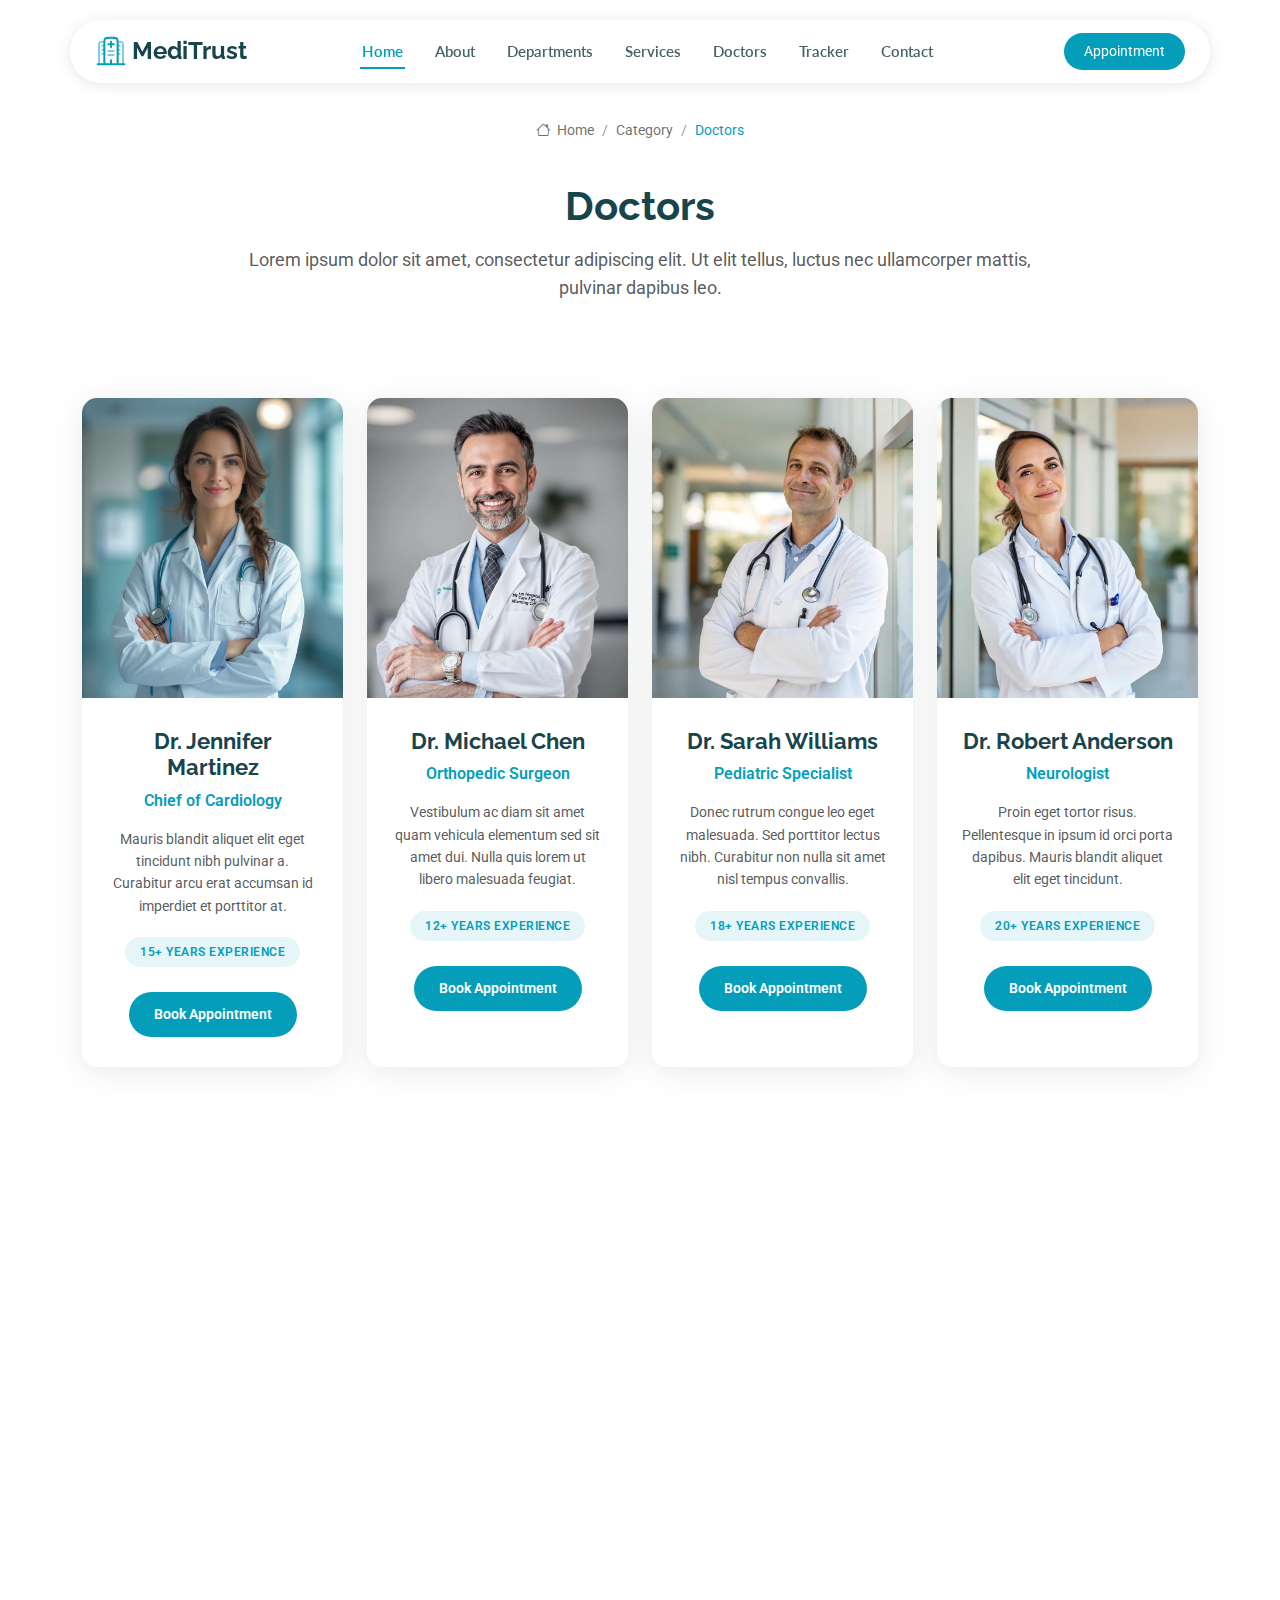
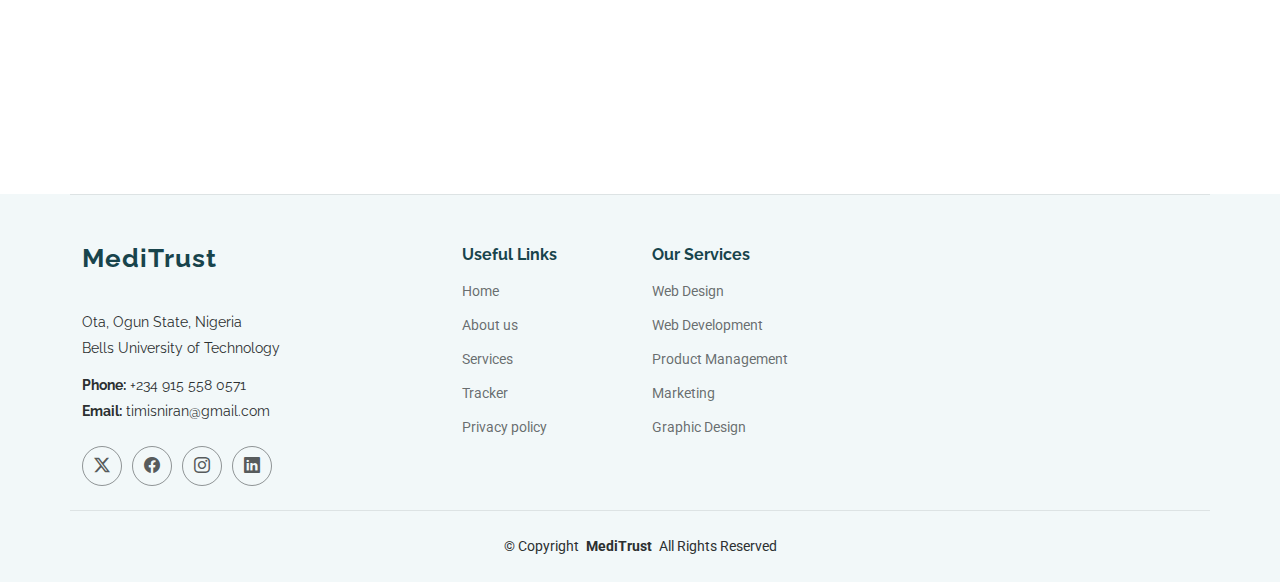
<file: doctors.html>
<!DOCTYPE html>
<html lang="en">

<head>
  <meta charset="utf-8">
  <meta content="width=device-width, initial-scale=1.0" name="viewport">
  <title>Doctors</title>
  <meta name="description" content="">
  <meta name="keywords" content="">



  <!-- Fonts -->
  <link href="https://fonts.googleapis.com" rel="preconnect">
  <link href="https://fonts.gstatic.com" rel="preconnect" crossorigin>
  <link href="https://fonts.googleapis.com/css2?family=Roboto:ital,wght@0,100;0,300;0,400;0,500;0,700;0,900;1,100;1,300;1,400;1,500;1,700;1,900&family=Lato:ital,wght@0,100;0,300;0,400;0,700;0,900;1,100;1,300;1,400;1,700;1,900&family=Raleway:ital,wght@0,100;0,200;0,300;0,400;0,500;0,600;0,700;0,800;0,900;1,100;1,200;1,300;1,400;1,500;1,600;1,700;1,800;1,900&display=swap" rel="stylesheet">

  <!-- Vendor CSS Files -->
  <link href="assets/vendor/bootstrap/css/bootstrap.min.css" rel="stylesheet">
  <link href="assets/vendor/bootstrap-icons/bootstrap-icons.css" rel="stylesheet">
  <link href="assets/vendor/aos/aos.css" rel="stylesheet">
  <link href="assets/vendor/fontawesome-free/css/all.min.css" rel="stylesheet">
  <link href="assets/vendor/swiper/swiper-bundle.min.css" rel="stylesheet">
  <link href="assets/vendor/glightbox/css/glightbox.min.css" rel="stylesheet">

  <!-- Main CSS File -->
  <link href="assets/css/main.css" rel="stylesheet">


</head>

<body class="doctors-page">

  <header id="header" class="header d-flex align-items-center fixed-top">
    <div class="header-container container-fluid container-xl position-relative d-flex align-items-center justify-content-between">

      <a href="index.html" class="logo d-flex align-items-center me-auto me-xl-0">
        <!-- Uncomment the line below if you also wish to use an image logo -->
        <!-- <img src="assets/img/logo.webp" alt=""> -->
        <svg class="my-icon" viewBox="0 0 24 24" fill="none" xmlns="http://www.w3.org/2000/svg">
          <g id="bgCarrier" stroke-width="0"></g>
          <g id="tracerCarrier" stroke-linecap="round" stroke-linejoin="round"></g>
          <g id="iconCarrier">
            <path d="M22 22L2 22" stroke="currentColor" stroke-width="1.5" stroke-linecap="round"></path>
            <path d="M17 22V6C17 4.11438 17 3.17157 16.4142 2.58579C15.8284 2 14.8856 2 13 2H11C9.11438 2 8.17157 2 7.58579 2.58579C7 3.17157 7 4.11438 7 6V22" stroke="currentColor" stroke-width="1.5"></path>
            <path opacity="0.5" d="M21 22V8.5C21 7.09554 21 6.39331 20.6629 5.88886C20.517 5.67048 20.3295 5.48298 20.1111 5.33706C19.6067 5 18.9045 5 17.5 5" stroke="currentColor" stroke-width="1.5"></path>
            <path opacity="0.5" d="M3 22V8.5C3 7.09554 3 6.39331 3.33706 5.88886C3.48298 5.67048 3.67048 5.48298 3.88886 5.33706C4.39331 5 5.09554 5 6.5 5" stroke="currentColor" stroke-width="1.5"></path>
            <path d="M12 22V19" stroke="currentColor" stroke-width="1.5" stroke-linecap="round"></path>
            <path opacity="0.5" d="M10 12H14" stroke="currentColor" stroke-width="1.5" stroke-linecap="round"></path>
            <path opacity="0.5" d="M5.5 11H7" stroke="currentColor" stroke-width="1.5" stroke-linecap="round"></path>
            <path opacity="0.5" d="M5.5 14H7" stroke="currentColor" stroke-width="1.5" stroke-linecap="round"></path>
            <path opacity="0.5" d="M17 11H18.5" stroke="currentColor" stroke-width="1.5" stroke-linecap="round"></path>
            <path opacity="0.5" d="M17 14H18.5" stroke="currentColor" stroke-width="1.5" stroke-linecap="round"></path>
            <path opacity="0.5" d="M5.5 8H7" stroke="currentColor" stroke-width="1.5" stroke-linecap="round"></path>
            <path opacity="0.5" d="M17 8H18.5" stroke="currentColor" stroke-width="1.5" stroke-linecap="round"></path>
            <path opacity="0.5" d="M10 15H14" stroke="currentColor" stroke-width="1.5" stroke-linecap="round"></path>
            <path d="M12 9V5" stroke="currentColor" stroke-width="1.5" stroke-linecap="round" stroke-linejoin="round"></path>
            <path d="M14 7L10 7" stroke="currentColor" stroke-width="1.5" stroke-linecap="round" stroke-linejoin="round"></path>
          </g>
        </svg>

        <h1 class="sitename">MediTrust</h1>
      </a>

       <nav id="navmenu" class="navmenu">
        <ul>
          <li><a href="index.html" class="active">Home</a></li>
          <li><a href="about.html">About</a></li>
          <li><a href="departments.html">Departments</a></li>
          <li><a href="services.html">Services</a></li>
          <li><a href="doctors.html">Doctors</a></li>
          <li><a href="dashboard.html">Tracker</a></li>
          <li><a href="contact.html">Contact</a></li>
        </ul>
        <i class="mobile-nav-toggle d-xl-none bi bi-list"></i>
      </nav>

      <a class="btn-getstarted" href="appointment.html">Appointment</a>


    </div>
  </header>

  <main class="main">

    <!-- Page Title -->
    <div class="page-title">
      <div class="breadcrumbs">
        <nav aria-label="breadcrumb">
          <ol class="breadcrumb">
            <li class="breadcrumb-item"><a href="#"><i class="bi bi-house"></i> Home</a></li>
            <li class="breadcrumb-item"><a href="#">Category</a></li>
            <li class="breadcrumb-item active current">Doctors</li>
          </ol>
        </nav>
      </div>

      <div class="title-wrapper">
        <h1>Doctors</h1>
        <p>Lorem ipsum dolor sit amet, consectetur adipiscing elit. Ut elit tellus, luctus nec ullamcorper mattis, pulvinar dapibus leo.</p>
      </div>
    </div><!-- End Page Title -->

    <!-- Doctors Section -->
    <section id="doctors" class="doctors section">

      <div class="container" data-aos="fade-up" data-aos-delay="100">

        <div class="row gy-4">

          <div class="col-xl-3 col-lg-4 col-md-6" data-aos="fade-up" data-aos-delay="100">
            <div class="doctor-card">
              <div class="doctor-image">
                <img src="assets/img/health/staff-3.webp" alt="Dr. Jennifer Martinez" class="img-fluid">
                <div class="doctor-overlay">
                  <div class="doctor-social">
                    <a href="#" class="social-link"><i class="bi bi-linkedin"></i></a>
                    <a href="#" class="social-link"><i class="bi bi-twitter"></i></a>
                    <a href="#" class="social-link"><i class="bi bi-envelope"></i></a>
                  </div>
                </div>
              </div>
              <div class="doctor-content">
                <h4 class="doctor-name">Dr. Jennifer Martinez</h4>
                <span class="doctor-specialty">Chief of Cardiology</span>
                <p class="doctor-bio">Mauris blandit aliquet elit eget tincidunt nibh pulvinar a. Curabitur arcu erat accumsan id imperdiet et porttitor at.</p>
                <div class="doctor-experience">
                  <span class="experience-badge">15+ Years Experience</span>
                </div>
                <a href="appointment.html" class="btn-appointment">Book Appointment</a>
              </div>
            </div>
          </div><!-- End Doctor Card -->

          <div class="col-xl-3 col-lg-4 col-md-6" data-aos="fade-up" data-aos-delay="200">
            <div class="doctor-card">
              <div class="doctor-image">
                <img src="assets/img/health/staff-7.webp" alt="Dr. Michael Chen" class="img-fluid">
                <div class="doctor-overlay">
                  <div class="doctor-social">
                    <a href="#" class="social-link"><i class="bi bi-linkedin"></i></a>
                    <a href="#" class="social-link"><i class="bi bi-twitter"></i></a>
                    <a href="#" class="social-link"><i class="bi bi-envelope"></i></a>
                  </div>
                </div>
              </div>
              <div class="doctor-content">
                <h4 class="doctor-name">Dr. Michael Chen</h4>
                <span class="doctor-specialty">Orthopedic Surgeon</span>
                <p class="doctor-bio">Vestibulum ac diam sit amet quam vehicula elementum sed sit amet dui. Nulla quis lorem ut libero malesuada feugiat.</p>
                <div class="doctor-experience">
                  <span class="experience-badge">12+ Years Experience</span>
                </div>
                <a href="appointment.html" class="btn-appointment">Book Appointment</a>
              </div>
            </div>
          </div><!-- End Doctor Card -->

          <div class="col-xl-3 col-lg-4 col-md-6" data-aos="fade-up" data-aos-delay="300">
            <div class="doctor-card">
              <div class="doctor-image">
                <img src="assets/img/health/staff-11.webp" alt="Dr. Sarah Williams" class="img-fluid">
                <div class="doctor-overlay">
                  <div class="doctor-social">
                    <a href="#" class="social-link"><i class="bi bi-linkedin"></i></a>
                    <a href="#" class="social-link"><i class="bi bi-twitter"></i></a>
                    <a href="#" class="social-link"><i class="bi bi-envelope"></i></a>
                  </div>
                </div>
              </div>
              <div class="doctor-content">
                <h4 class="doctor-name">Dr. Sarah Williams</h4>
                <span class="doctor-specialty">Pediatric Specialist</span>
                <p class="doctor-bio">Donec rutrum congue leo eget malesuada. Sed porttitor lectus nibh. Curabitur non nulla sit amet nisl tempus convallis.</p>
                <div class="doctor-experience">
                  <span class="experience-badge">18+ Years Experience</span>
                </div>
                <a href="appointment.html" class="btn-appointment">Book Appointment</a>
              </div>
            </div>
          </div><!-- End Doctor Card -->

          <div class="col-xl-3 col-lg-4 col-md-6" data-aos="fade-up" data-aos-delay="400">
            <div class="doctor-card">
              <div class="doctor-image">
                <img src="assets/img/health/staff-14.webp" alt="Dr. Robert Anderson" class="img-fluid">
                <div class="doctor-overlay">
                  <div class="doctor-social">
                    <a href="#" class="social-link"><i class="bi bi-linkedin"></i></a>
                    <a href="#" class="social-link"><i class="bi bi-twitter"></i></a>
                    <a href="#" class="social-link"><i class="bi bi-envelope"></i></a>
                  </div>
                </div>
              </div>
              <div class="doctor-content">
                <h4 class="doctor-name">Dr. Robert Anderson</h4>
                <span class="doctor-specialty">Neurologist</span>
                <p class="doctor-bio">Proin eget tortor risus. Pellentesque in ipsum id orci porta dapibus. Mauris blandit aliquet elit eget tincidunt.</p>
                <div class="doctor-experience">
                  <span class="experience-badge">20+ Years Experience</span>
                </div>
                <a href="appointment.html" class="btn-appointment">Book Appointment</a>
              </div>
            </div>
          </div><!-- End Doctor Card -->

          <div class="col-xl-3 col-lg-4 col-md-6" data-aos="fade-up" data-aos-delay="100">
            <div class="doctor-card">
              <div class="doctor-image">
                <img src="assets/img/health/staff-5.webp" alt="Dr. Lisa Thompson" class="img-fluid">
                <div class="doctor-overlay">
                  <div class="doctor-social">
                    <a href="#" class="social-link"><i class="bi bi-linkedin"></i></a>
                    <a href="#" class="social-link"><i class="bi bi-twitter"></i></a>
                    <a href="#" class="social-link"><i class="bi bi-envelope"></i></a>
                  </div>
                </div>
              </div>
              <div class="doctor-content">
                <h4 class="doctor-name">Dr. Lisa Thompson</h4>
                <span class="doctor-specialty">Emergency Medicine</span>
                <p class="doctor-bio">Vivamus magna justo lacinia eget consectetur sed convallis at tellus. Quisque velit nisi pretium ut lacinia in elementum.</p>
                <div class="doctor-experience">
                  <span class="experience-badge">14+ Years Experience</span>
                </div>
                <a href="appointment.html" class="btn-appointment">Book Appointment</a>
              </div>
            </div>
          </div><!-- End Doctor Card -->

          <div class="col-xl-3 col-lg-4 col-md-6" data-aos="fade-up" data-aos-delay="200">
            <div class="doctor-card">
              <div class="doctor-image">
                <img src="assets/img/health/staff-9.webp" alt="Dr. David Rodriguez" class="img-fluid">
                <div class="doctor-overlay">
                  <div class="doctor-social">
                    <a href="#" class="social-link"><i class="bi bi-linkedin"></i></a>
                    <a href="#" class="social-link"><i class="bi bi-twitter"></i></a>
                    <a href="#" class="social-link"><i class="bi bi-envelope"></i></a>
                  </div>
                </div>
              </div>
              <div class="doctor-content">
                <h4 class="doctor-name">Dr. David Rodriguez</h4>
                <span class="doctor-specialty">Dermatologist</span>
                <p class="doctor-bio">Cras ultricies ligula sed magna dictum porta. Lorem ipsum dolor sit amet consectetur adipiscing elit pellentesque habitant.</p>
                <div class="doctor-experience">
                  <span class="experience-badge">16+ Years Experience</span>
                </div>
                <a href="appointment.html" class="btn-appointment">Book Appointment</a>
              </div>
            </div>
          </div><!-- End Doctor Card -->

          <div class="col-xl-3 col-lg-4 col-md-6" data-aos="fade-up" data-aos-delay="300">
            <div class="doctor-card">
              <div class="doctor-image">
                <img src="assets/img/health/staff-2.webp" alt="Dr. Amanda Clark" class="img-fluid">
                <div class="doctor-overlay">
                  <div class="doctor-social">
                    <a href="#" class="social-link"><i class="bi bi-linkedin"></i></a>
                    <a href="#" class="social-link"><i class="bi bi-twitter"></i></a>
                    <a href="#" class="social-link"><i class="bi bi-envelope"></i></a>
                  </div>
                </div>
              </div>
              <div class="doctor-content">
                <h4 class="doctor-name">Dr. Amanda Clark</h4>
                <span class="doctor-specialty">Oncologist</span>
                <p class="doctor-bio">Sed porttitor lectus nibh. Curabitur aliquet quam id dui posuere blandit proin eget tortor risus pellentesque habitant.</p>
                <div class="doctor-experience">
                  <span class="experience-badge">22+ Years Experience</span>
                </div>
                <a href="appointment.html" class="btn-appointment">Book Appointment</a>
              </div>
            </div>
          </div><!-- End Doctor Card -->

          <div class="col-xl-3 col-lg-4 col-md-6" data-aos="fade-up" data-aos-delay="400">
            <div class="doctor-card">
              <div class="doctor-image">
                <img src="assets/img/health/staff-12.webp" alt="Dr. James Wilson" class="img-fluid">
                <div class="doctor-overlay">
                  <div class="doctor-social">
                    <a href="#" class="social-link"><i class="bi bi-linkedin"></i></a>
                    <a href="#" class="social-link"><i class="bi bi-twitter"></i></a>
                    <a href="#" class="social-link"><i class="bi bi-envelope"></i></a>
                  </div>
                </div>
              </div>
              <div class="doctor-content">
                <h4 class="doctor-name">Dr. James Wilson</h4>
                <span class="doctor-specialty">General Surgery</span>
                <p class="doctor-bio">Nulla porttitor accumsan tincidunt. Mauris blandit aliquet elit eget tincidunt nibh pulvinar a curabitur arcu erat accumsan.</p>
                <div class="doctor-experience">
                  <span class="experience-badge">19+ Years Experience</span>
                </div>
                <a href="appointment.html" class="btn-appointment">Book Appointment</a>
              </div>
            </div>
          </div><!-- End Doctor Card -->

        </div>

      </div>

    </section><!-- /Doctors Section -->

  </main>

<footer id="footer" class="footer position-relative light-background">

    <div class="container footer-top">
      <div class="row gy-4">
        <div class="col-lg-4 col-md-6 footer-about">
          <a href="index.html" class="logo d-flex align-items-center">
            <span class="sitename">MediTrust</span>
          </a>
          <div class="footer-contact pt-3">
            <p>Ota, Ogun State, Nigeria</p>
            <p>Bells University of Technology</p>
            <p class="mt-3"><strong>Phone:</strong> <span>+234 915 558 0571</span></p>
            <p><strong>Email:</strong> <span>timisniran@gmail.com</span></p>
          </div>
          <div class="social-links d-flex mt-4">
            <a href=""><i class="bi bi-twitter-x"></i></a>
            <a href=""><i class="bi bi-facebook"></i></a>
            <a href=""><i class="bi bi-instagram"></i></a>
            <a href=""><i class="bi bi-linkedin"></i></a>
          </div>
        </div>

        <div class="col-lg-2 col-md-3 footer-links">
          <h4>Useful Links</h4>
          <ul>
            <li><a href="#">Home</a></li>
            <li><a href="#">About us</a></li>
            <li><a href="#">Services</a></li>
            <li><a href="dashboard.html">Tracker</a></li>
            <li><a href="#">Privacy policy</a></li>
          </ul>
        </div>

        <div class="col-lg-2 col-md-3 footer-links">
          <h4>Our Services</h4>
          <ul>
            <li><a href="#">Web Design</a></li>
            <li><a href="#">Web Development</a></li>
            <li><a href="#">Product Management</a></li>
            <li><a href="#">Marketing</a></li>
            <li><a href="#">Graphic Design</a></li>
          </ul>
        </div>



        

      </div>
    </div>

    <div class="container copyright text-center mt-4">
      <p>© <span>Copyright</span> <strong class="px-1 sitename">MediTrust</strong> <span>All Rights Reserved</span></p>
    </div>

  </footer>

  <!-- Scroll Top -->
  <a href="#" id="scroll-top" class="scroll-top d-flex align-items-center justify-content-center"><i class="bi bi-arrow-up-short"></i></a>

  <!-- Preloader -->
  <div id="preloader"></div>

  <!-- Vendor JS Files -->
  <script src="assets/vendor/bootstrap/js/bootstrap.bundle.min.js"></script>
  <script src="assets/vendor/php-email-form/validate.js"></script>
  <script src="assets/vendor/aos/aos.js"></script>
  <script src="assets/vendor/purecounter/purecounter_vanilla.js"></script>
  <script src="assets/vendor/swiper/swiper-bundle.min.js"></script>
  <script src="assets/vendor/imagesloaded/imagesloaded.pkgd.min.js"></script>
  <script src="assets/vendor/isotope-layout/isotope.pkgd.min.js"></script>
  <script src="assets/vendor/glightbox/js/glightbox.min.js"></script>

  <!-- Main JS File -->
  <script src="assets/js/main.js"></script>

</body>

</html>
</file>
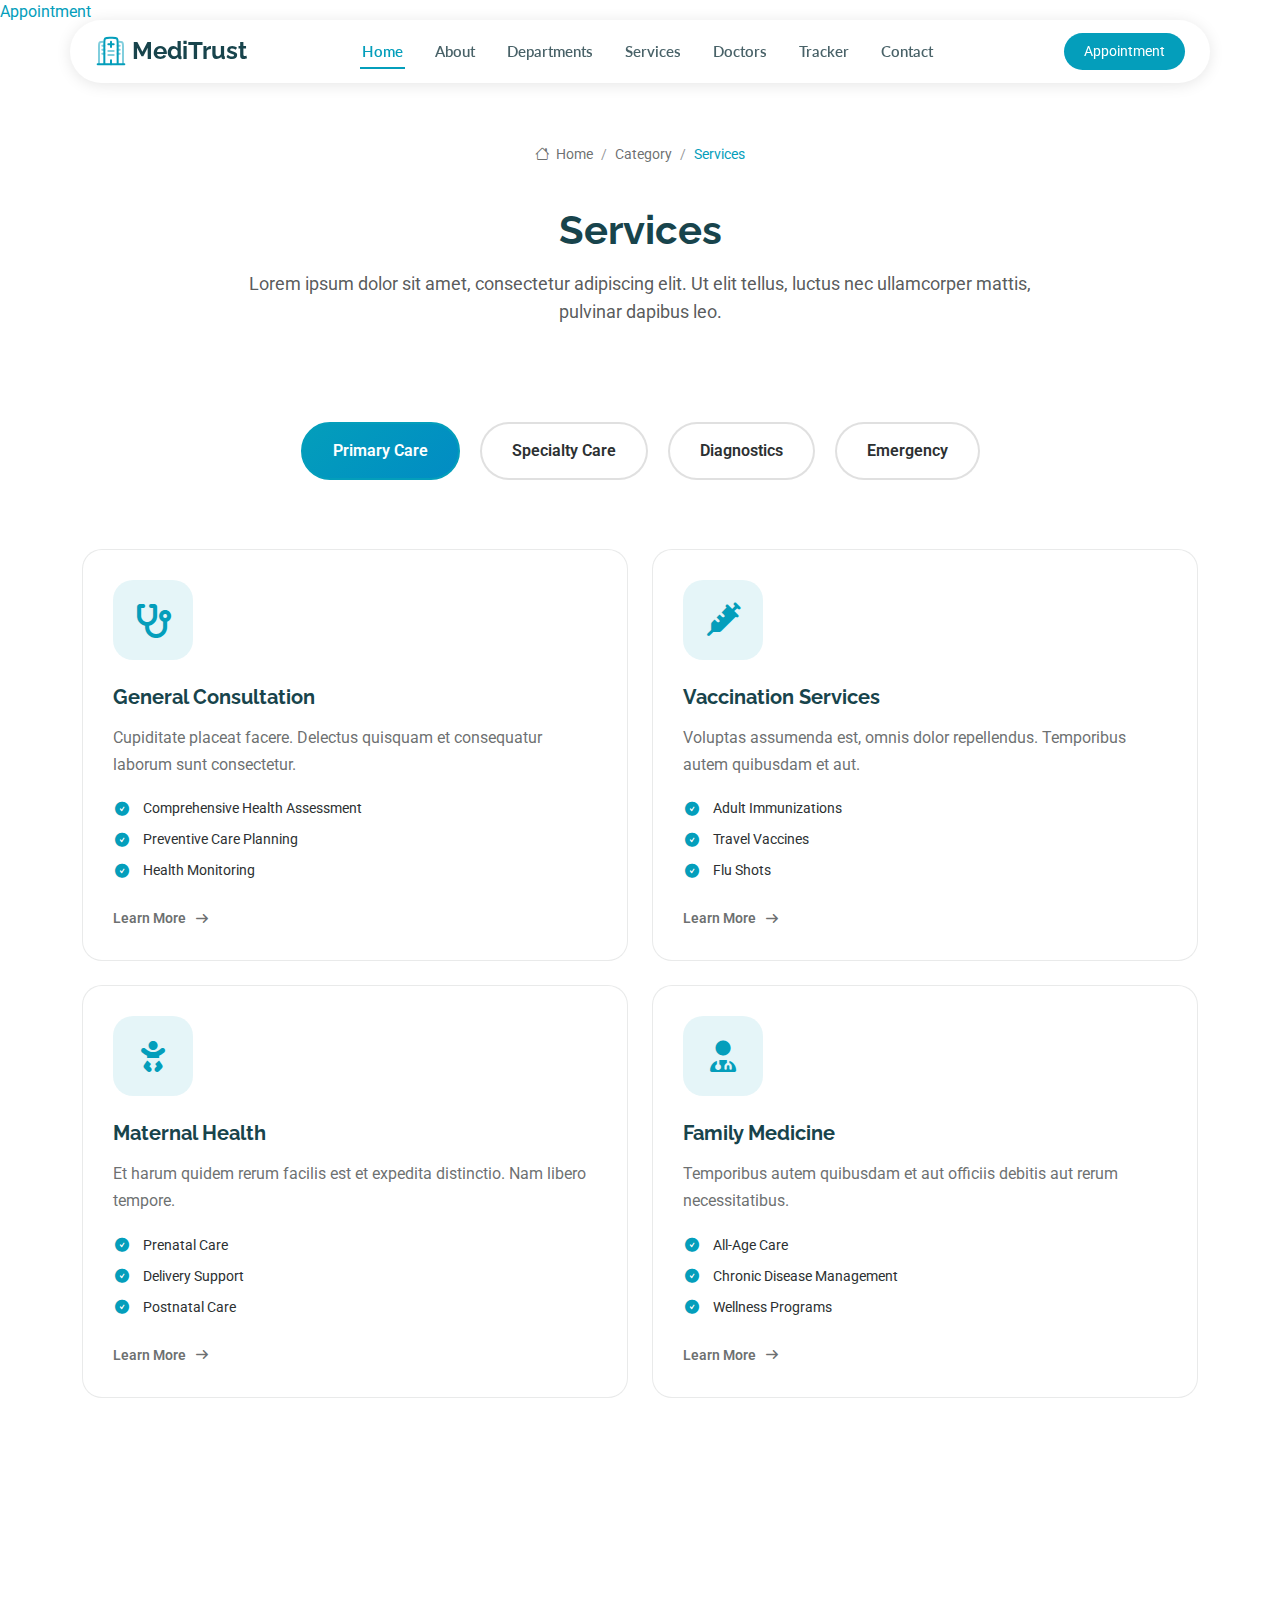
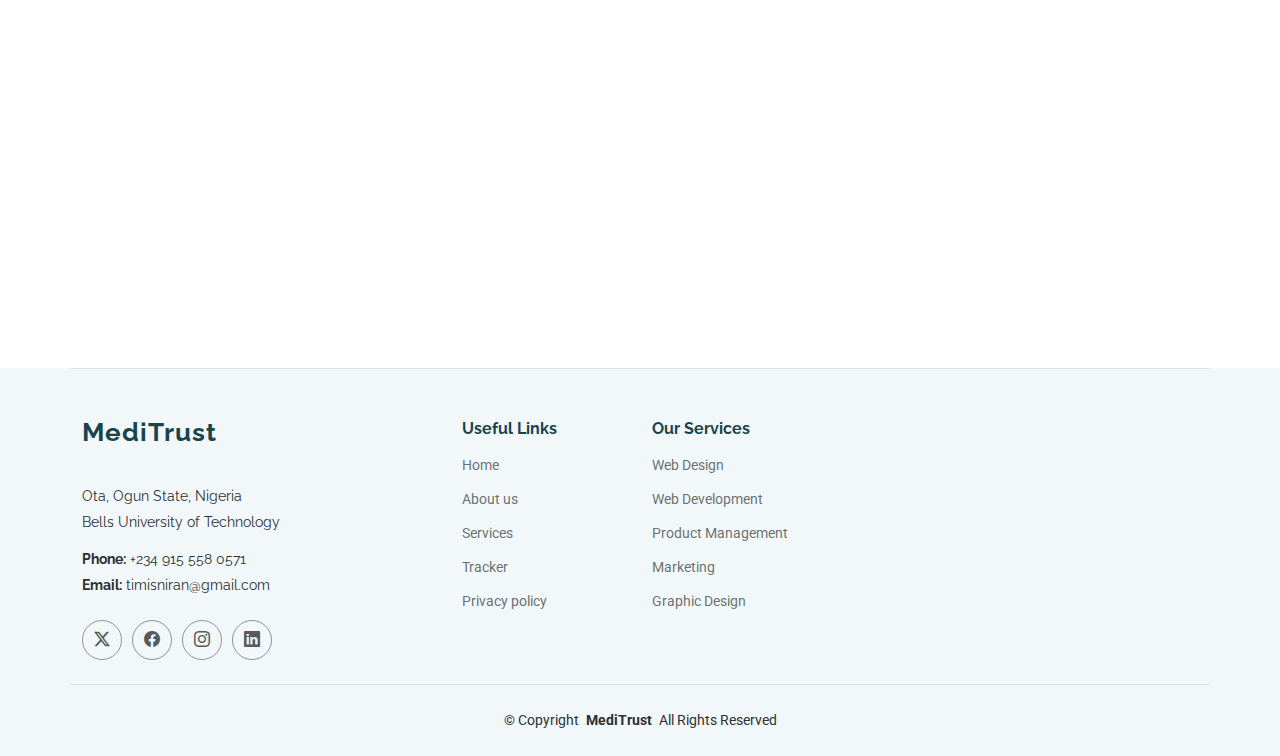
<file: services.html>
<!DOCTYPE html>
<html lang="en">

<head>
  <meta charset="utf-8">
  <meta content="width=device-width, initial-scale=1.0" name="viewport">
  <title>Services</title>
  <meta name="description" content="">
  <meta name="keywords" content="">


  <!-- Fonts -->
  <link href="https://fonts.googleapis.com" rel="preconnect">
  <link href="https://fonts.gstatic.com" rel="preconnect" crossorigin>
  <link href="https://fonts.googleapis.com/css2?family=Roboto:ital,wght@0,100;0,300;0,400;0,500;0,700;0,900;1,100;1,300;1,400;1,500;1,700;1,900&family=Lato:ital,wght@0,100;0,300;0,400;0,700;0,900;1,100;1,300;1,400;1,700;1,900&family=Raleway:ital,wght@0,100;0,200;0,300;0,400;0,500;0,600;0,700;0,800;0,900;1,100;1,200;1,300;1,400;1,500;1,600;1,700;1,800;1,900&display=swap" rel="stylesheet">

  <!-- Vendor CSS Files -->
  <link href="assets/vendor/bootstrap/css/bootstrap.min.css" rel="stylesheet">
  <link href="assets/vendor/bootstrap-icons/bootstrap-icons.css" rel="stylesheet">
  <link href="assets/vendor/aos/aos.css" rel="stylesheet">
  <link href="assets/vendor/fontawesome-free/css/all.min.css" rel="stylesheet">
  <link href="assets/vendor/swiper/swiper-bundle.min.css" rel="stylesheet">
  <link href="assets/vendor/glightbox/css/glightbox.min.css" rel="stylesheet">

  <!-- Main CSS File -->
  <link href="assets/css/main.css" rel="stylesheet">

</head>

<body class="services-page">

  <header id="header" class="header d-flex align-items-center fixed-top">
    <div class="header-container container-fluid container-xl position-relative d-flex align-items-center justify-content-between">

      <a href="index.html" class="logo d-flex align-items-center me-auto me-xl-0">
        <!-- Uncomment the line below if you also wish to use an image logo -->
        <!-- <img src="assets/img/logo.webp" alt=""> -->
        <svg class="my-icon" viewBox="0 0 24 24" fill="none" xmlns="http://www.w3.org/2000/svg">
          <g id="bgCarrier" stroke-width="0"></g>
          <g id="tracerCarrier" stroke-linecap="round" stroke-linejoin="round"></g>
          <g id="iconCarrier">
            <path d="M22 22L2 22" stroke="currentColor" stroke-width="1.5" stroke-linecap="round"></path>
            <path d="M17 22V6C17 4.11438 17 3.17157 16.4142 2.58579C15.8284 2 14.8856 2 13 2H11C9.11438 2 8.17157 2 7.58579 2.58579C7 3.17157 7 4.11438 7 6V22" stroke="currentColor" stroke-width="1.5"></path>
            <path opacity="0.5" d="M21 22V8.5C21 7.09554 21 6.39331 20.6629 5.88886C20.517 5.67048 20.3295 5.48298 20.1111 5.33706C19.6067 5 18.9045 5 17.5 5" stroke="currentColor" stroke-width="1.5"></path>
            <path opacity="0.5" d="M3 22V8.5C3 7.09554 3 6.39331 3.33706 5.88886C3.48298 5.67048 3.67048 5.48298 3.88886 5.33706C4.39331 5 5.09554 5 6.5 5" stroke="currentColor" stroke-width="1.5"></path>
            <path d="M12 22V19" stroke="currentColor" stroke-width="1.5" stroke-linecap="round"></path>
            <path opacity="0.5" d="M10 12H14" stroke="currentColor" stroke-width="1.5" stroke-linecap="round"></path>
            <path opacity="0.5" d="M5.5 11H7" stroke="currentColor" stroke-width="1.5" stroke-linecap="round"></path>
            <path opacity="0.5" d="M5.5 14H7" stroke="currentColor" stroke-width="1.5" stroke-linecap="round"></path>
            <path opacity="0.5" d="M17 11H18.5" stroke="currentColor" stroke-width="1.5" stroke-linecap="round"></path>
            <path opacity="0.5" d="M17 14H18.5" stroke="currentColor" stroke-width="1.5" stroke-linecap="round"></path>
            <path opacity="0.5" d="M5.5 8H7" stroke="currentColor" stroke-width="1.5" stroke-linecap="round"></path>
            <path opacity="0.5" d="M17 8H18.5" stroke="currentColor" stroke-width="1.5" stroke-linecap="round"></path>
            <path opacity="0.5" d="M10 15H14" stroke="currentColor" stroke-width="1.5" stroke-linecap="round"></path>
            <path d="M12 9V5" stroke="currentColor" stroke-width="1.5" stroke-linecap="round" stroke-linejoin="round"></path>
            <path d="M14 7L10 7" stroke="currentColor" stroke-width="1.5" stroke-linecap="round" stroke-linejoin="round"></path>
          </g>
        </svg>

        <h1 class="sitename">MediTrust</h1>
      </a>

       <nav id="navmenu" class="navmenu">
        <ul>
          <li><a href="index.html" class="active">Home</a></li>
          <li><a href="about.html">About</a></li>
          <li><a href="departments.html">Departments</a></li>
          <li><a href="services.html">Services</a></li>
          <li><a href="doctors.html">Doctors</a></li>
          <li><a href="dashboard.html">Tracker</a></li>
          <li><a href="contact.html">Contact</a></li>
        </ul>
        <i class="mobile-nav-toggle d-xl-none bi bi-list"></i>
      </nav>

      <a class="btn-getstarted" href="appointment.html">Appointment</a>

    </div>
  </header>


      <a class="btn-getstarted" href="appointment.html">Appointment</a>

    </div>
  </header>

  <main class="main">

    <!-- Page Title -->
    <div class="page-title">
      <div class="breadcrumbs">
        <nav aria-label="breadcrumb">
          <ol class="breadcrumb">
            <li class="breadcrumb-item"><a href="#"><i class="bi bi-house"></i> Home</a></li>
            <li class="breadcrumb-item"><a href="#">Category</a></li>
            <li class="breadcrumb-item active current">Services</li>
          </ol>
        </nav>
      </div>

      <div class="title-wrapper">
        <h1>Services</h1>
        <p>Lorem ipsum dolor sit amet, consectetur adipiscing elit. Ut elit tellus, luctus nec ullamcorper mattis, pulvinar dapibus leo.</p>
      </div>
    </div><!-- End Page Title -->

    <!-- Services Section -->
    <section id="services" class="services section">

      <div class="container" data-aos="fade-up" data-aos-delay="100">

        <div class="services-tabs">
          <ul class="nav nav-tabs" role="tablist" data-aos="fade-up" data-aos-delay="200">
            <li class="nav-item" role="presentation">
              <button class="nav-link active" id="services-primary-tab" data-bs-toggle="tab" data-bs-target="#services-primary" type="button" role="tab">Primary Care</button>
            </li>
            <li class="nav-item" role="presentation">
              <button class="nav-link" id="services-specialty-tab" data-bs-toggle="tab" data-bs-target="#services-specialty" type="button" role="tab">Specialty Care</button>
            </li>
            <li class="nav-item" role="presentation">
              <button class="nav-link" id="services-diagnostics-tab" data-bs-toggle="tab" data-bs-target="#services-diagnostics" type="button" role="tab">Diagnostics</button>
            </li>
            <li class="nav-item" role="presentation">
              <button class="nav-link" id="services-emergency-tab" data-bs-toggle="tab" data-bs-target="#services-emergency" type="button" role="tab">Emergency</button>
            </li>
          </ul>

          <div class="tab-content" data-aos="fade-up" data-aos-delay="300">

            <div class="tab-pane fade show active" id="services-primary" role="tabpanel">
              <div class="row g-4">
                <div class="col-lg-6">
                  <div class="service-item">
                    <div class="service-icon-wrapper">
                      <i class="fa fa-stethoscope"></i>
                    </div>
                    <div class="service-details">
                      <h5>General Consultation</h5>
                      <p>Cupiditate placeat facere. Delectus quisquam et consequatur laborum sunt consectetur.</p>
                      <ul class="service-benefits">
                        <li><i class="fa fa-check-circle"></i>Comprehensive Health Assessment</li>
                        <li><i class="fa fa-check-circle"></i>Preventive Care Planning</li>
                        <li><i class="fa fa-check-circle"></i>Health Monitoring</li>
                      </ul>
                      <a href="service-details.html" class="service-link">
                        <span>Learn More</span>
                        <i class="fa fa-arrow-right"></i>
                      </a>
                    </div>
                  </div>
                </div>

                <div class="col-lg-6">
                  <div class="service-item">
                    <div class="service-icon-wrapper">
                      <i class="fa fa-syringe"></i>
                    </div>
                    <div class="service-details">
                      <h5>Vaccination Services</h5>
                      <p>Voluptas assumenda est, omnis dolor repellendus. Temporibus autem quibusdam et aut.</p>
                      <ul class="service-benefits">
                        <li><i class="fa fa-check-circle"></i>Adult Immunizations</li>
                        <li><i class="fa fa-check-circle"></i>Travel Vaccines</li>
                        <li><i class="fa fa-check-circle"></i>Flu Shots</li>
                      </ul>
                      <a href="service-details.html" class="service-link">
                        <span>Learn More</span>
                        <i class="fa fa-arrow-right"></i>
                      </a>
                    </div>
                  </div>
                </div>

                <div class="col-lg-6">
                  <div class="service-item">
                    <div class="service-icon-wrapper">
                      <i class="fa fa-baby"></i>
                    </div>
                    <div class="service-details">
                      <h5>Maternal Health</h5>
                      <p>Et harum quidem rerum facilis est et expedita distinctio. Nam libero tempore.</p>
                      <ul class="service-benefits">
                        <li><i class="fa fa-check-circle"></i>Prenatal Care</li>
                        <li><i class="fa fa-check-circle"></i>Delivery Support</li>
                        <li><i class="fa fa-check-circle"></i>Postnatal Care</li>
                      </ul>
                      <a href="service-details.html" class="service-link">
                        <span>Learn More</span>
                        <i class="fa fa-arrow-right"></i>
                      </a>
                    </div>
                  </div>
                </div>

                <div class="col-lg-6">
                  <div class="service-item">
                    <div class="service-icon-wrapper">
                      <i class="fa fa-user-md"></i>
                    </div>
                    <div class="service-details">
                      <h5>Family Medicine</h5>
                      <p>Temporibus autem quibusdam et aut officiis debitis aut rerum necessitatibus.</p>
                      <ul class="service-benefits">
                        <li><i class="fa fa-check-circle"></i>All-Age Care</li>
                        <li><i class="fa fa-check-circle"></i>Chronic Disease Management</li>
                        <li><i class="fa fa-check-circle"></i>Wellness Programs</li>
                      </ul>
                      <a href="service-details.html" class="service-link">
                        <span>Learn More</span>
                        <i class="fa fa-arrow-right"></i>
                      </a>
                    </div>
                  </div>
                </div>
              </div>
            </div>

            <div class="tab-pane fade" id="services-specialty" role="tabpanel">
              <div class="row g-4">
                <div class="col-lg-6">
                  <div class="service-item featured">
                    <div class="service-icon-wrapper">
                      <i class="fa fa-heartbeat"></i>
                    </div>
                    <div class="service-details">
                      <h5>Cardiology</h5>
                      <p>Sed ut perspiciatis unde omnis iste natus error sit voluptatem accusantium.</p>
                      <ul class="service-benefits">
                        <li><i class="fa fa-check-circle"></i>Heart Disease Treatment</li>
                        <li><i class="fa fa-check-circle"></i>Cardiac Surgery</li>
                        <li><i class="fa fa-check-circle"></i>Rehabilitation Programs</li>
                      </ul>
                      <a href="service-details.html" class="service-link">
                        <span>Learn More</span>
                        <i class="fa fa-arrow-right"></i>
                      </a>
                    </div>
                  </div>
                </div>

                <div class="col-lg-6">
                  <div class="service-item">
                    <div class="service-icon-wrapper">
                      <i class="fa fa-brain"></i>
                    </div>
                    <div class="service-details">
                      <h5>Neurology</h5>
                      <p>Neque porro quisquam est, qui dolorem ipsum quia dolor sit amet consectetur.</p>
                      <ul class="service-benefits">
                        <li><i class="fa fa-check-circle"></i>Neurological Assessment</li>
                        <li><i class="fa fa-check-circle"></i>Stroke Treatment</li>
                        <li><i class="fa fa-check-circle"></i>Memory Care</li>
                      </ul>
                      <a href="service-details.html" class="service-link">
                        <span>Learn More</span>
                        <i class="fa fa-arrow-right"></i>
                      </a>
                    </div>
                  </div>
                </div>

                <div class="col-lg-6">
                  <div class="service-item">
                    <div class="service-icon-wrapper">
                      <i class="fa fa-bone"></i>
                    </div>
                    <div class="service-details">
                      <h5>Orthopedics</h5>
                      <p>Ut enim ad minima veniam, quis nostrum exercitationem ullam corporis suscipit.</p>
                      <ul class="service-benefits">
                        <li><i class="fa fa-check-circle"></i>Joint Replacement</li>
                        <li><i class="fa fa-check-circle"></i>Sports Medicine</li>
                        <li><i class="fa fa-check-circle"></i>Pain Management</li>
                      </ul>
                      <a href="service-details.html" class="service-link">
                        <span>Learn More</span>
                        <i class="fa fa-arrow-right"></i>
                      </a>
                    </div>
                  </div>
                </div>

                <div class="col-lg-6">
                  <div class="service-item">
                    <div class="service-icon-wrapper">
                      <i class="fa fa-user-nurse"></i>
                    </div>
                    <div class="service-details">
                      <h5>Oncology</h5>
                      <p>At vero eos et accusamus et iusto odio dignissimos ducimus qui blanditiis.</p>
                      <ul class="service-benefits">
                        <li><i class="fa fa-check-circle"></i>Cancer Treatment</li>
                        <li><i class="fa fa-check-circle"></i>Chemotherapy</li>
                        <li><i class="fa fa-check-circle"></i>Support Services</li>
                      </ul>
                      <a href="service-details.html" class="service-link">
                        <span>Learn More</span>
                        <i class="fa fa-arrow-right"></i>
                      </a>
                    </div>
                  </div>
                </div>
              </div>
            </div>

            <div class="tab-pane fade" id="services-diagnostics" role="tabpanel">
              <div class="row g-4">
                <div class="col-lg-6">
                  <div class="service-item">
                    <div class="service-icon-wrapper">
                      <i class="fa fa-vial"></i>
                    </div>
                    <div class="service-details">
                      <h5>Laboratory Testing</h5>
                      <p>Quis autem vel eum iure reprehenderit qui in ea voluptate velit esse quam.</p>
                      <ul class="service-benefits">
                        <li><i class="fa fa-check-circle"></i>Blood Analysis</li>
                        <li><i class="fa fa-check-circle"></i>Pathology Services</li>
                        <li><i class="fa fa-check-circle"></i>Quick Results</li>
                      </ul>
                      <a href="service-details.html" class="service-link">
                        <span>Learn More</span>
                        <i class="fa fa-arrow-right"></i>
                      </a>
                    </div>
                  </div>
                </div>

                <div class="col-lg-6">
                  <div class="service-item">
                    <div class="service-icon-wrapper">
                      <i class="fa fa-x-ray"></i>
                    </div>
                    <div class="service-details">
                      <h5>Diagnostic Imaging</h5>
                      <p>Nemo enim ipsam voluptatem quia voluptas sit aspernatur aut odit aut fugit.</p>
                      <ul class="service-benefits">
                        <li><i class="fa fa-check-circle"></i>MRI Scans</li>
                        <li><i class="fa fa-check-circle"></i>CT Imaging</li>
                        <li><i class="fa fa-check-circle"></i>Ultrasound</li>
                      </ul>
                      <a href="service-details.html" class="service-link">
                        <span>Learn More</span>
                        <i class="fa fa-arrow-right"></i>
                      </a>
                    </div>
                  </div>
                </div>
              </div>
            </div>

            <div class="tab-pane fade" id="services-emergency" role="tabpanel">
              <div class="row g-4">
                <div class="col-lg-12">
                  <div class="service-item emergency-highlight">
                    <div class="service-icon-wrapper">
                      <i class="fa fa-ambulance"></i>
                    </div>
                    <div class="service-details">
                      <h5>24/7 Emergency Care</h5>
                      <p>Sed do eiusmod tempor incididunt ut labore et dolore magna aliqua. Ut enim ad minim veniam, quis nostrud exercitation ullamco laboris nisi ut aliquip ex ea commodo consequat.</p>
                      <ul class="service-benefits">
                        <li><i class="fa fa-check-circle"></i>Round-the-Clock Availability</li>
                        <li><i class="fa fa-check-circle"></i>Trauma Center</li>
                        <li><i class="fa fa-check-circle"></i>Critical Care Unit</li>
                        <li><i class="fa fa-check-circle"></i>Emergency Surgery</li>
                      </ul>
                      <div class="emergency-actions">
                        <a href="tel:911" class="btn-emergency">
                          <i class="fa fa-phone"></i>
                          <span>Call Emergency</span>
                        </a>
                        <a href="directions.html" class="btn-directions">
                          <i class="fa fa-map-marker-alt"></i>
                          <span>Get Directions</span>
                        </a>
                      </div>
                    </div>
                  </div>
                </div>
              </div>
            </div>

          </div>
        </div>

        <div class="services-cta" data-aos="fade-up" data-aos-delay="400">
          <div class="row">
            <div class="col-lg-8 mx-auto text-center">
              <div class="cta-content">
                <i class="fa fa-calendar-check"></i>
                <h3>Ready to Schedule Your Appointment?</h3>
                <p>Duis aute irure dolor in reprehenderit in voluptate velit esse cillum dolore eu fugiat nulla pariatur excepteur sint occaecat cupidatat non proident.</p>
                <div class="cta-buttons">
                  <a href="appointment.html" class="btn-book">Book Now</a>
                  <a href="contact.html" class="btn-contact">Contact Us</a>
                </div>
              </div>
            </div>
          </div>
        </div>

      </div>

    </section><!-- /Services Section -->

  </main>

<footer id="footer" class="footer position-relative light-background">

    <div class="container footer-top">
      <div class="row gy-4">
        <div class="col-lg-4 col-md-6 footer-about">
          <a href="index.html" class="logo d-flex align-items-center">
            <span class="sitename">MediTrust</span>
          </a>
          <div class="footer-contact pt-3">
            <p>Ota, Ogun State, Nigeria</p>
            <p>Bells University of Technology</p>
            <p class="mt-3"><strong>Phone:</strong> <span>+234 915 558 0571</span></p>
            <p><strong>Email:</strong> <span>timisniran@gmail.com</span></p>
          </div>
          <div class="social-links d-flex mt-4">
            <a href=""><i class="bi bi-twitter-x"></i></a>
            <a href=""><i class="bi bi-facebook"></i></a>
            <a href=""><i class="bi bi-instagram"></i></a>
            <a href=""><i class="bi bi-linkedin"></i></a>
          </div>
        </div>

        <div class="col-lg-2 col-md-3 footer-links">
          <h4>Useful Links</h4>
          <ul>
            <li><a href="#">Home</a></li>
            <li><a href="#">About us</a></li>
            <li><a href="#">Services</a></li>
            <li><a href="dashboard.html">Tracker</a></li>
            <li><a href="#">Privacy policy</a></li>
          </ul>
        </div>

        <div class="col-lg-2 col-md-3 footer-links">
          <h4>Our Services</h4>
          <ul>
            <li><a href="#">Web Design</a></li>
            <li><a href="#">Web Development</a></li>
            <li><a href="#">Product Management</a></li>
            <li><a href="#">Marketing</a></li>
            <li><a href="#">Graphic Design</a></li>
          </ul>
        </div>



        

      </div>
    </div>

    <div class="container copyright text-center mt-4">
      <p>© <span>Copyright</span> <strong class="px-1 sitename">MediTrust</strong> <span>All Rights Reserved</span></p>
    </div>

  </footer>


  <!-- Scroll Top -->
  <a href="#" id="scroll-top" class="scroll-top d-flex align-items-center justify-content-center"><i class="bi bi-arrow-up-short"></i></a>

  <!-- Preloader -->
  <div id="preloader"></div>

  <!-- Vendor JS Files -->
  <script src="assets/vendor/bootstrap/js/bootstrap.bundle.min.js"></script>
  <script src="assets/vendor/php-email-form/validate.js"></script>
  <script src="assets/vendor/aos/aos.js"></script>
  <script src="assets/vendor/purecounter/purecounter_vanilla.js"></script>
  <script src="assets/vendor/swiper/swiper-bundle.min.js"></script>
  <script src="assets/vendor/imagesloaded/imagesloaded.pkgd.min.js"></script>
  <script src="assets/vendor/isotope-layout/isotope.pkgd.min.js"></script>
  <script src="assets/vendor/glightbox/js/glightbox.min.js"></script>

  <!-- Main JS File -->
  <script src="assets/js/main.js"></script>

</body>

</html>
</file>
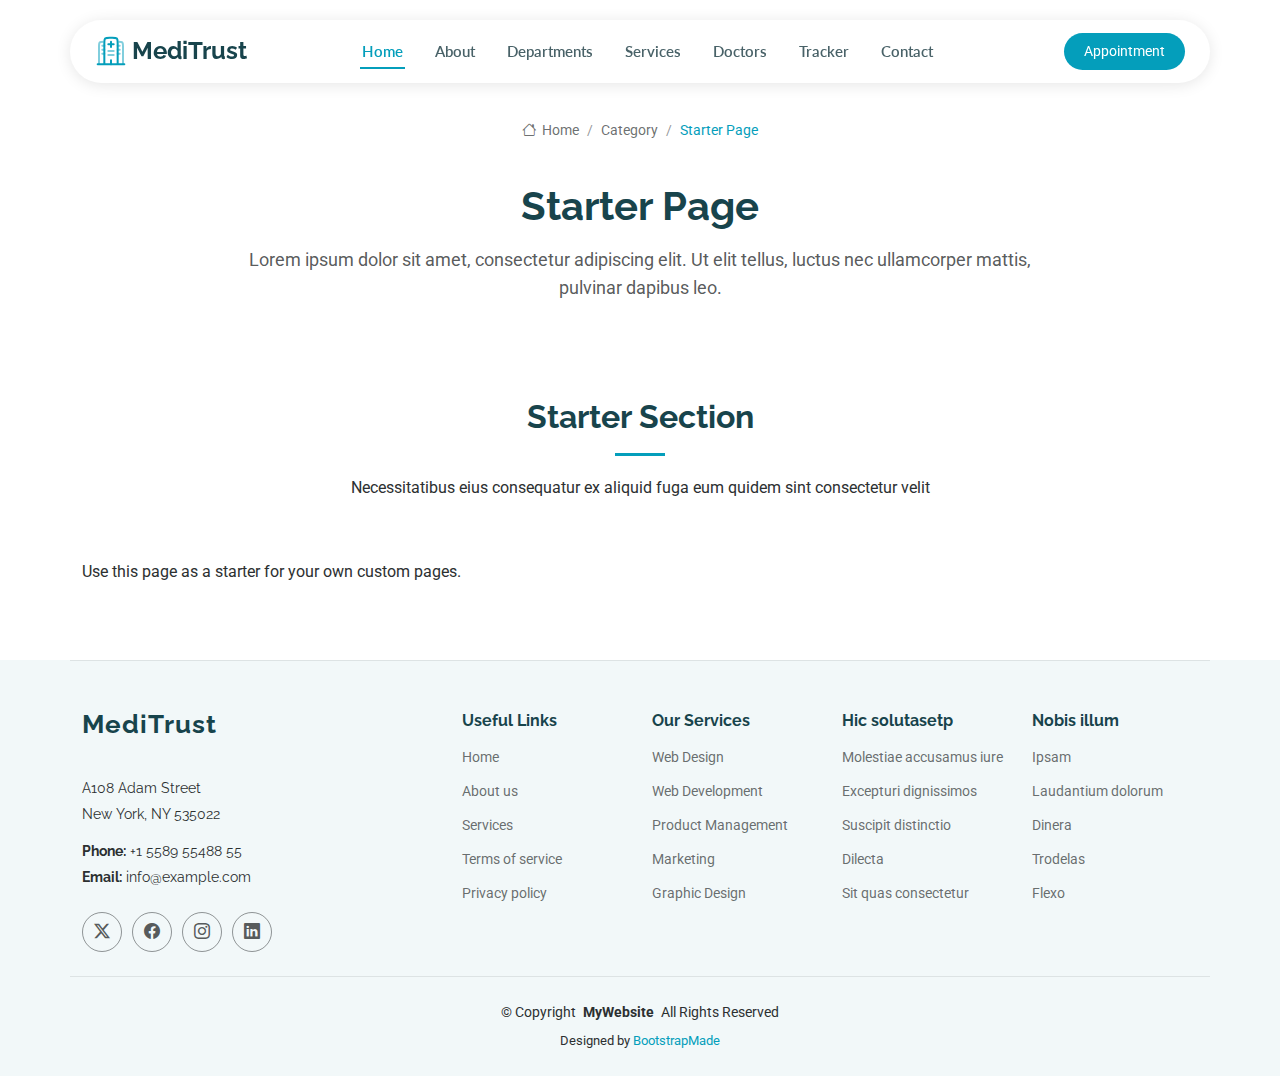
<file: starter-page.html>
<!DOCTYPE html>
<html lang="en">

<head>
  <meta charset="utf-8">
  <meta content="width=device-width, initial-scale=1.0" name="viewport">
  <title>Starter Page</title>
  <meta name="description" content="">
  <meta name="keywords" content="">


  <!-- Fonts -->
  <link href="https://fonts.googleapis.com" rel="preconnect">
  <link href="https://fonts.gstatic.com" rel="preconnect" crossorigin>
  <link href="https://fonts.googleapis.com/css2?family=Roboto:ital,wght@0,100;0,300;0,400;0,500;0,700;0,900;1,100;1,300;1,400;1,500;1,700;1,900&family=Lato:ital,wght@0,100;0,300;0,400;0,700;0,900;1,100;1,300;1,400;1,700;1,900&family=Raleway:ital,wght@0,100;0,200;0,300;0,400;0,500;0,600;0,700;0,800;0,900;1,100;1,200;1,300;1,400;1,500;1,600;1,700;1,800;1,900&display=swap" rel="stylesheet">

  <!-- Vendor CSS Files -->
  <link href="assets/vendor/bootstrap/css/bootstrap.min.css" rel="stylesheet">
  <link href="assets/vendor/bootstrap-icons/bootstrap-icons.css" rel="stylesheet">
  <link href="assets/vendor/aos/aos.css" rel="stylesheet">
  <link href="assets/vendor/fontawesome-free/css/all.min.css" rel="stylesheet">
  <link href="assets/vendor/swiper/swiper-bundle.min.css" rel="stylesheet">
  <link href="assets/vendor/glightbox/css/glightbox.min.css" rel="stylesheet">

  <!-- Main CSS File -->
  <link href="assets/css/main.css" rel="stylesheet">

</head>

<body class="starter-page-page">

  <header id="header" class="header d-flex align-items-center fixed-top">
    <div class="header-container container-fluid container-xl position-relative d-flex align-items-center justify-content-between">

      <a href="index.html" class="logo d-flex align-items-center me-auto me-xl-0">
        <!-- Uncomment the line below if you also wish to use an image logo -->
        <!-- <img src="assets/img/logo.webp" alt=""> -->
        <svg class="my-icon" viewBox="0 0 24 24" fill="none" xmlns="http://www.w3.org/2000/svg">
          <g id="bgCarrier" stroke-width="0"></g>
          <g id="tracerCarrier" stroke-linecap="round" stroke-linejoin="round"></g>
          <g id="iconCarrier">
            <path d="M22 22L2 22" stroke="currentColor" stroke-width="1.5" stroke-linecap="round"></path>
            <path d="M17 22V6C17 4.11438 17 3.17157 16.4142 2.58579C15.8284 2 14.8856 2 13 2H11C9.11438 2 8.17157 2 7.58579 2.58579C7 3.17157 7 4.11438 7 6V22" stroke="currentColor" stroke-width="1.5"></path>
            <path opacity="0.5" d="M21 22V8.5C21 7.09554 21 6.39331 20.6629 5.88886C20.517 5.67048 20.3295 5.48298 20.1111 5.33706C19.6067 5 18.9045 5 17.5 5" stroke="currentColor" stroke-width="1.5"></path>
            <path opacity="0.5" d="M3 22V8.5C3 7.09554 3 6.39331 3.33706 5.88886C3.48298 5.67048 3.67048 5.48298 3.88886 5.33706C4.39331 5 5.09554 5 6.5 5" stroke="currentColor" stroke-width="1.5"></path>
            <path d="M12 22V19" stroke="currentColor" stroke-width="1.5" stroke-linecap="round"></path>
            <path opacity="0.5" d="M10 12H14" stroke="currentColor" stroke-width="1.5" stroke-linecap="round"></path>
            <path opacity="0.5" d="M5.5 11H7" stroke="currentColor" stroke-width="1.5" stroke-linecap="round"></path>
            <path opacity="0.5" d="M5.5 14H7" stroke="currentColor" stroke-width="1.5" stroke-linecap="round"></path>
            <path opacity="0.5" d="M17 11H18.5" stroke="currentColor" stroke-width="1.5" stroke-linecap="round"></path>
            <path opacity="0.5" d="M17 14H18.5" stroke="currentColor" stroke-width="1.5" stroke-linecap="round"></path>
            <path opacity="0.5" d="M5.5 8H7" stroke="currentColor" stroke-width="1.5" stroke-linecap="round"></path>
            <path opacity="0.5" d="M17 8H18.5" stroke="currentColor" stroke-width="1.5" stroke-linecap="round"></path>
            <path opacity="0.5" d="M10 15H14" stroke="currentColor" stroke-width="1.5" stroke-linecap="round"></path>
            <path d="M12 9V5" stroke="currentColor" stroke-width="1.5" stroke-linecap="round" stroke-linejoin="round"></path>
            <path d="M14 7L10 7" stroke="currentColor" stroke-width="1.5" stroke-linecap="round" stroke-linejoin="round"></path>
          </g>
        </svg>

        <h1 class="sitename">MediTrust</h1>
      </a>

    <nav id="navmenu" class="navmenu">
        <ul>
          <li><a href="index.html" class="active">Home</a></li>
          <li><a href="about.html">About</a></li>
          <li><a href="departments.html">Departments</a></li>
          <li><a href="services.html">Services</a></li>
          <li><a href="doctors.html">Doctors</a></li>
          <li><a href="dashboard.html">Tracker</a></li>
          <li><a href="contact.html">Contact</a></li>
        </ul>
        <i class="mobile-nav-toggle d-xl-none bi bi-list"></i>
      </nav>

      <a class="btn-getstarted" href="appointment.html">Appointment</a>

    </div>
  </header>


  <main class="main">

    <!-- Page Title -->
    <div class="page-title">
      <div class="breadcrumbs">
        <nav aria-label="breadcrumb">
          <ol class="breadcrumb">
            <li class="breadcrumb-item"><a href="#"><i class="bi bi-house"></i> Home</a></li>
            <li class="breadcrumb-item"><a href="#">Category</a></li>
            <li class="breadcrumb-item active current">Starter Page</li>
          </ol>
        </nav>
      </div>

      <div class="title-wrapper">
        <h1>Starter Page</h1>
        <p>Lorem ipsum dolor sit amet, consectetur adipiscing elit. Ut elit tellus, luctus nec ullamcorper mattis, pulvinar dapibus leo.</p>
      </div>
    </div><!-- End Page Title -->

    <!-- Starter Section Section -->
    <section id="starter-section" class="starter-section section">

      <!-- Section Title -->
      <div class="container section-title" data-aos="fade-up">
        <h2>Starter Section</h2>
        <p>Necessitatibus eius consequatur ex aliquid fuga eum quidem sint consectetur velit</p>
      </div><!-- End Section Title -->

      <div class="container" data-aos="fade-up">
        <p>Use this page as a starter for your own custom pages.</p>
      </div>

    </section><!-- /Starter Section Section -->

  </main>

  <footer id="footer" class="footer position-relative light-background">

    <div class="container footer-top">
      <div class="row gy-4">
        <div class="col-lg-4 col-md-6 footer-about">
          <a href="index.html" class="logo d-flex align-items-center">
            <span class="sitename">MediTrust</span>
          </a>
          <div class="footer-contact pt-3">
            <p>A108 Adam Street</p>
            <p>New York, NY 535022</p>
            <p class="mt-3"><strong>Phone:</strong> <span>+1 5589 55488 55</span></p>
            <p><strong>Email:</strong> <span>info@example.com</span></p>
          </div>
          <div class="social-links d-flex mt-4">
            <a href=""><i class="bi bi-twitter-x"></i></a>
            <a href=""><i class="bi bi-facebook"></i></a>
            <a href=""><i class="bi bi-instagram"></i></a>
            <a href=""><i class="bi bi-linkedin"></i></a>
          </div>
        </div>

        <div class="col-lg-2 col-md-3 footer-links">
          <h4>Useful Links</h4>
          <ul>
            <li><a href="#">Home</a></li>
            <li><a href="#">About us</a></li>
            <li><a href="#">Services</a></li>
            <li><a href="#">Terms of service</a></li>
            <li><a href="#">Privacy policy</a></li>
          </ul>
        </div>

        <div class="col-lg-2 col-md-3 footer-links">
          <h4>Our Services</h4>
          <ul>
            <li><a href="#">Web Design</a></li>
            <li><a href="#">Web Development</a></li>
            <li><a href="#">Product Management</a></li>
            <li><a href="#">Marketing</a></li>
            <li><a href="#">Graphic Design</a></li>
          </ul>
        </div>

        <div class="col-lg-2 col-md-3 footer-links">
          <h4>Hic solutasetp</h4>
          <ul>
            <li><a href="#">Molestiae accusamus iure</a></li>
            <li><a href="#">Excepturi dignissimos</a></li>
            <li><a href="#">Suscipit distinctio</a></li>
            <li><a href="#">Dilecta</a></li>
            <li><a href="#">Sit quas consectetur</a></li>
          </ul>
        </div>

        <div class="col-lg-2 col-md-3 footer-links">
          <h4>Nobis illum</h4>
          <ul>
            <li><a href="#">Ipsam</a></li>
            <li><a href="#">Laudantium dolorum</a></li>
            <li><a href="#">Dinera</a></li>
            <li><a href="#">Trodelas</a></li>
            <li><a href="#">Flexo</a></li>
          </ul>
        </div>

      </div>
    </div>

    <div class="container copyright text-center mt-4">
      <p>© <span>Copyright</span> <strong class="px-1 sitename">MyWebsite</strong> <span>All Rights Reserved</span></p>
      <div class="credits">
        <!-- All the links in the footer should remain intact. -->
        <!-- You can delete the links only if you've purchased the pro version. -->
        <!-- Licensing information: https://bootstrapmade.com/license/ -->
        <!-- Purchase the pro version with working PHP/AJAX contact form: [buy-url] -->
        Designed by <a href="https://bootstrapmade.com/">BootstrapMade</a>
      </div>
    </div>

  </footer>

  <!-- Scroll Top -->
  <a href="#" id="scroll-top" class="scroll-top d-flex align-items-center justify-content-center"><i class="bi bi-arrow-up-short"></i></a>

  <!-- Preloader -->
  <div id="preloader"></div>

  <!-- Vendor JS Files -->
  <script src="assets/vendor/bootstrap/js/bootstrap.bundle.min.js"></script>
  <script src="assets/vendor/php-email-form/validate.js"></script>
  <script src="assets/vendor/aos/aos.js"></script>
  <script src="assets/vendor/purecounter/purecounter_vanilla.js"></script>
  <script src="assets/vendor/swiper/swiper-bundle.min.js"></script>
  <script src="assets/vendor/imagesloaded/imagesloaded.pkgd.min.js"></script>
  <script src="assets/vendor/isotope-layout/isotope.pkgd.min.js"></script>
  <script src="assets/vendor/glightbox/js/glightbox.min.js"></script>

  <!-- Main JS File -->
  <script src="assets/js/main.js"></script>

</body>

</html>
</file>
<file: assets/css/main.css>
/**
* Template Name: MediTrust
* Template URL: https://bootstrapmade.com/meditrust-bootstrap-hospital-website-template/
* Updated: Jul 04 2025 with Bootstrap v5.3.7
* Author: BootstrapMade.com
* License: https://bootstrapmade.com/license/
*/

@charset "UTF-8";

/*--------------------------------------------------------------
# Font & Color Variables
# Help: https://bootstrapmade.com/color-system/
--------------------------------------------------------------*/
/* Fonts */
:root {
  --default-font: "Roboto",  system-ui, -apple-system, "Segoe UI", Roboto, "Helvetica Neue", Arial, "Noto Sans", "Liberation Sans", sans-serif, "Apple Color Emoji", "Segoe UI Emoji", "Segoe UI Symbol", "Noto Color Emoji";
  --heading-font: "Raleway",  sans-serif;
  --nav-font: "Lato",  sans-serif;
}

/* Global Colors - The following color variables are used throughout the website. Updating them here will change the color scheme of the entire website */
:root { 
  --background-color: #ffffff; /* Background color for the entire website, including individual sections */
  --default-color: #2c3031; /* Default color used for the majority of the text content across the entire website */
  --heading-color: #18444c; /* Color for headings, subheadings and title throughout the website */
  --accent-color: #049ebb; /* Accent color that represents your brand on the website. It's used for buttons, links, and other elements that need to stand out */
  --surface-color: #ffffff; /* The surface color is used as a background of boxed elements within sections, such as cards, icon boxes, or other elements that require a visual separation from the global background. */
  --contrast-color: #ffffff; /* Contrast color for text, ensuring readability against backgrounds of accent, heading, or default colors. */
}

/* Nav Menu Colors - The following color variables are used specifically for the navigation menu. They are separate from the global colors to allow for more customization options */
:root {
  --nav-color: #496268;  /* The default color of the main navmenu links */
  --nav-hover-color: #049ebb; /* Applied to main navmenu links when they are hovered over or active */
  --nav-mobile-background-color: #ffffff; /* Used as the background color for mobile navigation menu */
  --nav-dropdown-background-color: #ffffff; /* Used as the background color for dropdown items that appear when hovering over primary navigation items */
  --nav-dropdown-color: #496268; /* Used for navigation links of the dropdown items in the navigation menu. */
  --nav-dropdown-hover-color: #049ebb; /* Similar to --nav-hover-color, this color is applied to dropdown navigation links when they are hovered over. */
}

/* Color Presets - These classes override global colors when applied to any section or element, providing reuse of the sam color scheme. */

.light-background {
  --background-color: #f2f8f9;
  --surface-color: #ffffff;
}

.dark-background {
  --background-color: #021418;
  --default-color: #ffffff;
  --heading-color: #ffffff;
  --surface-color: #11262a;
  --contrast-color: #ffffff;
}

/* Smooth scroll */
:root {
  scroll-behavior: smooth;
}

/*--------------------------------------------------------------
# General Styling & Shared Classes
--------------------------------------------------------------*/
body {
  color: var(--default-color);
  background-color: var(--background-color);
  font-family: var(--default-font);
}

a {
  color: var(--accent-color);
  text-decoration: none;
  transition: 0.3s;
}

a:hover {
  color: color-mix(in srgb, var(--accent-color), transparent 25%);
  text-decoration: none;
}

h1,
h2,
h3,
h4,
h5,
h6 {
  color: var(--heading-color);
  font-family: var(--heading-font);
}

/* PHP Email Form Messages
------------------------------*/
.php-email-form .error-message {
  display: none;
  background: #df1529;
  color: #ffffff;
  text-align: left;
  padding: 15px;
  margin-bottom: 24px;
  font-weight: 600;
}

.php-email-form .sent-message {
  display: none;
  color: #ffffff;
  background: #059652;
  text-align: center;
  padding: 15px;
  margin-bottom: 24px;
  font-weight: 600;
}

.php-email-form .loading {
  display: none;
  background: var(--surface-color);
  text-align: center;
  padding: 15px;
  margin-bottom: 24px;
}

.php-email-form .loading:before {
  content: "";
  display: inline-block;
  border-radius: 50%;
  width: 24px;
  height: 24px;
  margin: 0 10px -6px 0;
  border: 3px solid var(--accent-color);
  border-top-color: var(--surface-color);
  animation: php-email-form-loading 1s linear infinite;
}

@keyframes php-email-form-loading {
  0% {
    transform: rotate(0deg);
  }

  100% {
    transform: rotate(360deg);
  }
}

/*--------------------------------------------------------------
# Global Header
--------------------------------------------------------------*/
.header {
  --background-color: rgba(255, 255, 255, 0);
  color: var(--default-color);
  background-color: var(--background-color);
  padding: 20px 0;
  transition: all 0.5s;
  z-index: 997;
}

.header .header-container {
  background: var(--surface-color);
  border-radius: 50px;
  padding: 5px 25px;
  box-shadow: 0px 2px 15px rgba(0, 0, 0, 0.1);
}

.header .logo {
  line-height: 1;
}

.header .logo img {
  max-height: 36px;
  margin-right: 8px;
}

.header .logo svg {
  height: 32px;
  padding-right: 5px;
  color: var(--accent-color);
}

@media (max-width: 575px) {
  .header .logo svg {
    height: 28px;
  }
}

.header .logo h1 {
  font-size: 24px;
  margin: 0;
  font-weight: 700;
  color: var(--heading-color);
}

@media (max-width: 575px) {
  .header .logo h1 {
    font-size: 20px;
  }
}

.header .btn-getstarted,
.header .btn-getstarted:focus {
  color: var(--contrast-color);
  background: var(--accent-color);
  font-size: 14px;
  padding: 8px 20px;
  margin: 0 0 0 30px;
  border-radius: 50px;
  transition: 0.3s;
}

.header .btn-getstarted:hover,
.header .btn-getstarted:focus:hover {
  color: var(--contrast-color);
  background: color-mix(in srgb, var(--accent-color), transparent 15%);
}

@media (max-width: 1200px) {
  .header {
    padding-top: 10px;
  }

  .header .header-container {
    margin-left: 10px;
    margin-right: 10px;
    padding: 10px 5px 10px 15px;
  }

  .header .logo {
    order: 1;
  }

  .header .btn-getstarted {
    order: 2;
    margin: 0 10px 0 0;
    padding: 6px 15px;
  }

  .header .navmenu {
    order: 3;
  }
}

/*--------------------------------------------------------------
# Navigation Menu
--------------------------------------------------------------*/
/* Desktop Navigation */
@media (min-width: 1200px) {
  .navmenu {
    padding: 0;
  }

  .navmenu ul {
    margin: 0;
    padding: 0;
    display: flex;
    list-style: none;
    align-items: center;
  }

  .navmenu li {
    position: relative;
  }

  .navmenu>ul>li {
    white-space: nowrap;
    padding: 15px 14px;
  }

  .navmenu>ul>li:last-child {
    padding-right: 0;
  }

  .navmenu a,
  .navmenu a:focus {
    color: var(--nav-color);
    font-size: 15px;
    padding: 0 2px;
    font-family: var(--nav-font);
    font-weight: 600;
    display: flex;
    align-items: center;
    justify-content: space-between;
    white-space: nowrap;
    transition: 0.3s;
    position: relative;
  }

  .navmenu a i,
  .navmenu a:focus i {
    font-size: 12px;
    line-height: 0;
    margin-left: 5px;
    transition: 0.3s;
  }

  .navmenu>ul>li>a:before {
    content: "";
    position: absolute;
    width: 100%;
    height: 2px;
    bottom: -6px;
    left: 0;
    background-color: var(--accent-color);
    visibility: hidden;
    width: 0px;
    transition: all 0.3s ease-in-out 0s;
  }

  .navmenu a:hover:before,
  .navmenu li:hover>a:before,
  .navmenu .active:before {
    visibility: visible;
    width: 100%;
  }

  .navmenu li:hover>a,
  .navmenu .active,
  .navmenu .active:focus {
    color: var(--nav-hover-color);
  }

  .navmenu .dropdown ul {
    margin: 0;
    padding: 10px 0;
    background: var(--nav-dropdown-background-color);
    display: block;
    position: absolute;
    visibility: hidden;
    left: 14px;
    top: 130%;
    opacity: 0;
    transition: 0.3s;
    border-radius: 4px;
    z-index: 99;
    box-shadow: 0px 0px 30px rgba(0, 0, 0, 0.1);
  }

  .navmenu .dropdown ul li {
    min-width: 200px;
  }

  .navmenu .dropdown ul a {
    padding: 10px 20px;
    font-size: 15px;
    text-transform: none;
    color: var(--nav-dropdown-color);
  }

  .navmenu .dropdown ul a i {
    font-size: 12px;
  }

  .navmenu .dropdown ul a:hover,
  .navmenu .dropdown ul .active:hover,
  .navmenu .dropdown ul li:hover>a {
    color: var(--nav-dropdown-hover-color);
  }

  .navmenu .dropdown:hover>ul {
    opacity: 1;
    top: 100%;
    visibility: visible;
  }

  .navmenu .dropdown .dropdown ul {
    top: 0;
    left: -90%;
    visibility: hidden;
  }

  .navmenu .dropdown .dropdown:hover>ul {
    opacity: 1;
    top: 0;
    left: -100%;
    visibility: visible;
  }
}

/* Mobile Navigation */
@media (max-width: 1199px) {
  .mobile-nav-toggle {
    color: var(--nav-color);
    font-size: 28px;
    line-height: 0;
    margin-right: 10px;
    cursor: pointer;
    transition: color 0.3s;
  }

  .navmenu {
    padding: 0;
    z-index: 9997;
  }

  .navmenu ul {
    display: none;
    list-style: none;
    position: absolute;
    inset: 60px 20px 20px 20px;
    padding: 10px 0;
    margin: 0;
    border-radius: 6px;
    background-color: var(--nav-mobile-background-color);
    border: 1px solid color-mix(in srgb, var(--default-color), transparent 90%);
    box-shadow: none;
    overflow-y: auto;
    transition: 0.3s;
    z-index: 9998;
  }

  .navmenu a,
  .navmenu a:focus {
    color: var(--nav-dropdown-color);
    padding: 10px 20px;
    font-family: var(--nav-font);
    font-size: 17px;
    font-weight: 500;
    display: flex;
    align-items: center;
    justify-content: space-between;
    white-space: nowrap;
    transition: 0.3s;
  }

  .navmenu a i,
  .navmenu a:focus i {
    font-size: 12px;
    line-height: 0;
    margin-left: 5px;
    width: 30px;
    height: 30px;
    display: flex;
    align-items: center;
    justify-content: center;
    border-radius: 50%;
    transition: 0.3s;
    background-color: color-mix(in srgb, var(--accent-color), transparent 90%);
  }

  .navmenu a i:hover,
  .navmenu a:focus i:hover {
    background-color: var(--accent-color);
    color: var(--contrast-color);
  }

  .navmenu a:hover,
  .navmenu .active,
  .navmenu .active:focus {
    color: var(--nav-dropdown-hover-color);
  }

  .navmenu .active i,
  .navmenu .active:focus i {
    background-color: var(--accent-color);
    color: var(--contrast-color);
    transform: rotate(180deg);
  }

  .navmenu .dropdown ul {
    position: static;
    display: none;
    z-index: 99;
    padding: 10px 0;
    margin: 10px 20px;
    background-color: var(--nav-dropdown-background-color);
    transition: all 0.5s ease-in-out;
  }

  .navmenu .dropdown ul ul {
    background-color: rgba(33, 37, 41, 0.1);
  }

  .navmenu .dropdown>.dropdown-active {
    display: block;
    background-color: rgba(33, 37, 41, 0.03);
  }

  .mobile-nav-active {
    overflow: hidden;
  }

  .mobile-nav-active .mobile-nav-toggle {
    color: #fff;
    position: absolute;
    font-size: 32px;
    top: 15px;
    right: 15px;
    margin-right: 0;
    z-index: 9999;
  }

  .mobile-nav-active .navmenu {
    position: fixed;
    overflow: hidden;
    inset: 0;
    background: rgba(33, 37, 41, 0.8);
    transition: 0.3s;
  }

  .mobile-nav-active .navmenu>ul {
    display: block;
  }
}

/*--------------------------------------------------------------
# Global Footer
--------------------------------------------------------------*/
.footer {
  color: var(--default-color);
  background-color: var(--background-color);
  font-size: 14px;
  position: relative;
}

.footer .footer-top {
  padding-top: 50px;
  border-top: 1px solid color-mix(in srgb, var(--default-color), transparent 90%);
}

.footer .footer-about .logo {
  line-height: 1;
  margin-bottom: 25px;
}

.footer .footer-about .logo img {
  max-height: 40px;
  margin-right: 6px;
}

.footer .footer-about .logo span {
  color: var(--heading-color);
  font-family: var(--heading-font);
  font-size: 26px;
  font-weight: 700;
  letter-spacing: 1px;
}

.footer .footer-about p {
  font-size: 14px;
  font-family: var(--heading-font);
}

.footer .social-links a {
  display: flex;
  align-items: center;
  justify-content: center;
  width: 40px;
  height: 40px;
  border-radius: 50%;
  border: 1px solid color-mix(in srgb, var(--default-color), transparent 50%);
  font-size: 16px;
  color: color-mix(in srgb, var(--default-color), transparent 20%);
  margin-right: 10px;
  transition: 0.3s;
}

.footer .social-links a:hover {
  color: var(--accent-color);
  border-color: var(--accent-color);
}

.footer h4 {
  font-size: 16px;
  font-weight: bold;
  position: relative;
  padding-bottom: 12px;
}

.footer .footer-links {
  margin-bottom: 30px;
}

.footer .footer-links ul {
  list-style: none;
  padding: 0;
  margin: 0;
}

.footer .footer-links ul i {
  padding-right: 2px;
  font-size: 12px;
  line-height: 0;
}

.footer .footer-links ul li {
  padding: 10px 0;
  display: flex;
  align-items: center;
}

.footer .footer-links ul li:first-child {
  padding-top: 0;
}

.footer .footer-links ul a {
  color: color-mix(in srgb, var(--default-color), transparent 30%);
  display: inline-block;
  line-height: 1;
}

.footer .footer-links ul a:hover {
  color: var(--accent-color);
}

.footer .footer-contact p {
  margin-bottom: 5px;
}

.footer .copyright {
  padding: 25px 0;
  border-top: 1px solid color-mix(in srgb, var(--default-color), transparent 90%);
}

.footer .copyright p {
  margin-bottom: 0;
}

.footer .credits {
  margin-top: 8px;
  font-size: 13px;
}

/*--------------------------------------------------------------
# Preloader
--------------------------------------------------------------*/
#preloader {
  position: fixed;
  inset: 0;
  z-index: 9999;
  overflow: hidden;
  background-color: var(--background-color);
  transition: all 0.6s ease-out;
}

#preloader:before {
  content: "";
  position: fixed;
  top: calc(50% - 30px);
  left: calc(50% - 30px);
  border: 6px solid var(--accent-color);
  border-top-color: color-mix(in srgb, var(--accent-color), transparent 90%);
  border-radius: 50%;
  width: 60px;
  height: 60px;
  animation: animate-preloader 1s linear infinite;
}

@keyframes animate-preloader {
  0% {
    transform: rotate(0deg);
  }

  100% {
    transform: rotate(360deg);
  }
}

/*--------------------------------------------------------------
# Scroll Top Button
--------------------------------------------------------------*/
.scroll-top {
  position: fixed;
  visibility: hidden;
  opacity: 0;
  right: 15px;
  bottom: -15px;
  z-index: 99999;
  background-color: var(--accent-color);
  width: 44px;
  height: 44px;
  border-radius: 50px;
  transition: all 0.4s;
}

.scroll-top i {
  font-size: 24px;
  color: var(--contrast-color);
  line-height: 0;
}

.scroll-top:hover {
  background-color: color-mix(in srgb, var(--accent-color), transparent 20%);
  color: var(--contrast-color);
}

.scroll-top.active {
  visibility: visible;
  opacity: 1;
  bottom: 15px;
}

/*--------------------------------------------------------------
# Disable aos animation delay on mobile devices
--------------------------------------------------------------*/
@media screen and (max-width: 768px) {
  [data-aos-delay] {
    transition-delay: 0 !important;
  }
}

/*--------------------------------------------------------------
# Global Page Titles & Breadcrumbs
--------------------------------------------------------------*/
.page-title {
  text-align: center;
  padding: 120px 0 20px 0;
}

.page-title .breadcrumbs {
  margin-bottom: 1.5rem;
}

.page-title .breadcrumbs .breadcrumb {
  justify-content: center;
  margin: 0;
  padding: 0;
  background: none;
}

.page-title .breadcrumbs .breadcrumb .breadcrumb-item {
  font-size: 0.9rem;
  color: color-mix(in srgb, var(--default-color), transparent 30%);
}

.page-title .breadcrumbs .breadcrumb .breadcrumb-item.active {
  color: var(--accent-color);
}

.page-title .breadcrumbs .breadcrumb .breadcrumb-item a {
  color: inherit;
  text-decoration: none;
  transition: color 0.3s ease;
}

.page-title .breadcrumbs .breadcrumb .breadcrumb-item a:hover {
  color: var(--accent-color);
}

.page-title .breadcrumbs .breadcrumb .breadcrumb-item a i {
  font-size: 0.9rem;
  margin-right: 0.2rem;
}

.page-title .breadcrumbs .breadcrumb .breadcrumb-item+.breadcrumb-item::before {
  color: color-mix(in srgb, var(--default-color), transparent 50%);
}

.page-title .title-wrapper {
  max-width: 800px;
  margin: 0 auto;
  padding: 1rem 0;
}

.page-title .title-wrapper h1 {
  font-size: 2.5rem;
  margin-bottom: 1rem;
  font-weight: 700;
  color: var(--heading-color);
}

.page-title .title-wrapper p {
  font-size: 1.1rem;
  color: color-mix(in srgb, var(--default-color), transparent 20%);
  margin: 0;
  line-height: 1.6;
}

@media (max-width: 768px) {
  .page-title .title-wrapper h1 {
    font-size: 2rem;
  }

  .page-title .title-wrapper p {
    font-size: 1rem;
  }
}

@media (max-width: 576px) {
  .page-title .title-wrapper h1 {
    font-size: 1.75rem;
  }
}

/*--------------------------------------------------------------
# Global Sections
--------------------------------------------------------------*/
section,
.section {
  color: var(--default-color);
  background-color: var(--background-color);
  padding: 60px 0;
  scroll-margin-top: 90px;
  overflow: clip;
}

@media (max-width: 1199px) {

  section,
  .section {
    scroll-margin-top: 66px;
  }
}

/*--------------------------------------------------------------
# Global Section Titles
--------------------------------------------------------------*/
.section-title {
  text-align: center;
  padding-bottom: 60px;
  position: relative;
}

.section-title h2 {
  font-size: 32px;
  font-weight: 700;
  margin-bottom: 20px;
  padding-bottom: 20px;
  position: relative;
}

.section-title h2:after {
  content: "";
  position: absolute;
  display: block;
  width: 50px;
  height: 3px;
  background: var(--accent-color);
  left: 0;
  right: 0;
  bottom: 0;
  margin: auto;
}

.section-title p {
  margin-bottom: 0;
}

/*--------------------------------------------------------------
# Hero Section
--------------------------------------------------------------*/
.hero {
  padding: 0;
  position: relative;
  overflow: hidden;
}

.hero .hero-wrapper {
  position: relative;
  width: 100%;
  min-height: 70vh;
  display: flex;
  align-items: center;
  padding: 120px 0 60px 0;
}

.hero .hero-image {
  position: absolute;
  top: 0;
  left: 0;
  width: 100%;
  height: 100%;
  z-index: 1;
}

.hero .hero-image::after {
  content: "";
  position: absolute;
  top: 0;
  left: 0;
  width: 100%;
  height: 100%;
  background: linear-gradient(135deg, color-mix(in srgb, var(--background-color), transparent 20%) 0%, color-mix(in srgb, var(--background-color), transparent 50%) 100%);
  z-index: 2;
}

.hero .hero-image img {
  width: 100%;
  height: 100%;
  object-fit: cover;
  object-position: center;
}

.hero .hero-content {
  position: relative;
  z-index: 3;
  padding: 3rem 0;
  width: 100%;
}

.hero .hero-content .content-box {
  padding: 2rem 0;
}

.hero .hero-content .content-box .badge-accent {
  display: inline-block;
  background-color: color-mix(in srgb, var(--accent-color), transparent 20%);
  color: var(--contrast-color);
  padding: 0.5rem 1rem;
  border-radius: 50px;
  font-size: 0.9rem;
  font-weight: 500;
  margin-bottom: 1.5rem;
}

.hero .hero-content .content-box h1 {
  font-size: 3.5rem;
  font-weight: 700;
  margin-bottom: 1.5rem;
  line-height: 1.2;
}

.hero .hero-content .content-box p {
  font-size: 1.2rem;
  margin-bottom: 2rem;
  max-width: 600px;
}

.hero .hero-content .content-box .cta-group {
  display: flex;
  gap: 1rem;
  margin-bottom: 2rem;
}

.hero .hero-content .content-box .cta-group .btn {
  padding: 0.8rem 2rem;
  font-weight: 600;
  border-radius: 50px;
  transition: all 0.3s ease;
  font-size: 1rem;
}

.hero .hero-content .content-box .cta-group .btn.btn-primary {
  background-color: var(--accent-color);
  border: 2px solid var(--accent-color);
  color: var(--contrast-color);
}

.hero .hero-content .content-box .cta-group .btn.btn-primary:hover {
  background-color: color-mix(in srgb, var(--accent-color), transparent 20%);
  border-color: color-mix(in srgb, var(--accent-color), transparent 20%);
}

.hero .hero-content .content-box .cta-group .btn.btn-outline {
  background-color: transparent;
  border: 2px solid var(--accent-color);
  color: var(--accent-color);
}

.hero .hero-content .content-box .cta-group .btn.btn-outline:hover {
  background-color: var(--accent-color);
  border-color: var(--accent-color);
  color: var(--contrast-color);
}

.hero .hero-content .content-box .info-badges {
  display: flex;
  gap: 2rem;
}

.hero .hero-content .content-box .info-badges .badge-item {
  display: flex;
  align-items: center;
  gap: 1rem;
}

.hero .hero-content .content-box .info-badges .badge-item i {
  font-size: 2rem;
  color: var(--accent-color);
}

.hero .hero-content .content-box .info-badges .badge-item .badge-content {
  display: flex;
  flex-direction: column;
}

.hero .hero-content .content-box .info-badges .badge-item .badge-content span {
  color: color-mix(in srgb, var(--default-color), transparent 20%);
  font-size: 0.9rem;
}

.hero .hero-content .content-box .info-badges .badge-item .badge-content strong {
  font-size: 1.1rem;
  font-weight: 600;
}

.hero .features-wrapper {
  background-color: color-mix(in srgb, var(--surface-color), transparent 20%);
  border-radius: 15px;
  box-shadow: 0 10px 30px rgba(0, 0, 0, 0.1);
  justify-content: space-between;
  padding: 2rem;
  margin-top: 15px;
}

.hero .features-wrapper .feature-item {
  display: flex;
  align-items: flex-start;
  gap: 1rem;
  flex: 1;
}

.hero .features-wrapper .feature-item .feature-icon {
  display: flex;
  align-items: center;
  justify-content: center;
  width: 60px;
  height: 60px;
  background-color: color-mix(in srgb, var(--accent-color), transparent 85%);
  border-radius: 12px;
  flex-shrink: 0;
}

.hero .features-wrapper .feature-item .feature-icon i {
  font-size: 1.8rem;
  color: var(--accent-color);
}

.hero .features-wrapper .feature-item .feature-text h3 {
  font-size: 1.2rem;
  font-weight: 600;
  margin-bottom: 0.5rem;
}

.hero .features-wrapper .feature-item .feature-text p {
  font-size: 0.95rem;
  color: color-mix(in srgb, var(--default-color), transparent 30%);
  margin-bottom: 0;
}

@media (max-width: 1200px) {
  .hero .hero-content .content-box h1 {
    font-size: 3rem;
  }

  .hero .floating-features .features-wrapper {
    padding: 1.5rem;
    gap: 1rem;
  }
}

@media (max-width: 992px) {
  .hero .hero-wrapper {
    height: auto;
    min-height: 600px;
  }

  .hero .hero-content .content-box h1 {
    font-size: 2.5rem;
  }

  .hero .floating-features {
    position: relative;
    transform: translateY(0);
    padding: 3rem 0;
  }

  .hero .floating-features .features-wrapper {
    flex-direction: column;
  }

  .hero .floating-features .features-wrapper .feature-item {
    padding: 1rem 0;
    border-bottom: 1px solid color-mix(in srgb, var(--default-color), transparent 90%);
  }

  .hero .floating-features .features-wrapper .feature-item:last-child {
    border-bottom: none;
  }
}

@media (max-width: 768px) {
  .hero .hero-wrapper {
    min-height: 500px;
  }

  .hero .hero-image::after {
    background: linear-gradient(180deg, rgba(0, 0, 0, 0.5) 0%, rgba(0, 0, 0, 0.7) 100%);
  }

  .hero .hero-content .content-box h1 {
    font-size: 2.2rem;
  }

  .hero .hero-content .content-box p {
    font-size: 1rem;
  }

  .hero .hero-content .content-box .cta-group {
    flex-direction: column;
    gap: 0.8rem;
  }

  .hero .hero-content .content-box .cta-group .btn {
    width: 100%;
    text-align: center;
  }

  .hero .hero-content .content-box .info-badges {
    flex-direction: column;
    gap: 1rem;
  }
}

@media (max-width: 576px) {
  .hero .hero-content .content-box {
    padding: 1rem 0;
  }

  .hero .hero-content .content-box h1 {
    font-size: 1.8rem;
  }
}

/*--------------------------------------------------------------
# Home About Section
--------------------------------------------------------------*/
.home-about .about-image {
  position: relative;
}

.home-about .about-image img {
  box-shadow: 0 15px 30px rgba(0, 0, 0, 0.1);
}

.home-about .about-image .experience-badge {
  position: absolute;
  bottom: 0;
  right: 30px;
  background-color: var(--accent-color);
  color: var(--contrast-color);
  padding: 20px;
  border-radius: 8px;
  box-shadow: 0 10px 20px rgba(0, 0, 0, 0.1);
  transform: translateY(30%);
}

.home-about .about-image .experience-badge .years {
  display: block;
  font-size: 36px;
  font-weight: 700;
  line-height: 1.1;
}

.home-about .about-image .experience-badge .text {
  font-size: 14px;
  display: block;
}

@media (max-width: 576px) {
  .home-about .about-image .experience-badge {
    right: 15px;
    padding: 15px;
  }

  .home-about .about-image .experience-badge .years {
    font-size: 28px;
  }

  .home-about .about-image .experience-badge .text {
    font-size: 12px;
  }
}

.home-about .about-content h2 {
  margin-bottom: 16px;
  font-weight: 700;
  font-size: 32px;
}

@media (max-width: 768px) {
  .home-about .about-content h2 {
    font-size: 28px;
  }
}

.home-about .about-content .lead {
  color: color-mix(in srgb, var(--heading-color), transparent 20%);
  font-size: 18px;
  margin-bottom: 16px;
  font-weight: 500;
}

.home-about .about-content p {
  margin-bottom: 16px;
}

.home-about .feature-item {
  padding: 20px;
  border-radius: 8px;
  background-color: var(--surface-color);
  height: 100%;
  box-shadow: 0 5px 15px rgba(0, 0, 0, 0.05);
  transition: transform 0.3s, box-shadow 0.3s;
}

.home-about .feature-item:hover {
  transform: translateY(-5px);
  box-shadow: 0 10px 20px rgba(0, 0, 0, 0.1);
}

.home-about .feature-item .icon {
  font-size: 32px;
  color: var(--accent-color);
  margin-bottom: 15px;
}

.home-about .feature-item h4 {
  font-size: 18px;
  margin-bottom: 10px;
  font-weight: 600;
}

.home-about .feature-item p {
  font-size: 14px;
  margin-bottom: 0;
}

.home-about .cta-wrapper {
  display: flex;
  flex-wrap: wrap;
  gap: 15px;
}

.home-about .cta-wrapper .btn {
  padding: 10px 24px;
  font-weight: 500;
  border-radius: 6px;
  transition: all 0.3s;
}

.home-about .cta-wrapper .btn-primary {
  background-color: var(--accent-color);
  border-color: var(--accent-color);
  color: var(--contrast-color);
}

.home-about .cta-wrapper .btn-primary:hover {
  background-color: color-mix(in srgb, var(--accent-color), #000 10%);
  border-color: color-mix(in srgb, var(--accent-color), #000 10%);
}

.home-about .cta-wrapper .btn-outline {
  border: 1px solid color-mix(in srgb, var(--default-color), transparent 70%);
  color: var(--default-color);
}

.home-about .cta-wrapper .btn-outline:hover {
  background-color: color-mix(in srgb, var(--default-color), transparent 90%);
  border-color: color-mix(in srgb, var(--default-color), transparent 50%);
}

.home-about .certifications-row {
  border-top: 1px solid color-mix(in srgb, var(--default-color), transparent 90%);
}

.home-about .certifications-row .certification-title {
  font-size: 20px;
  margin-bottom: 20px;
  color: var(--heading-color);
}

.home-about .certifications {
  display: flex;
  justify-content: center;
  align-items: center;
  flex-wrap: wrap;
  gap: 30px;
}

.home-about .certifications .certification-item {
  flex: 0 0 150px;
  text-align: center;
  transition: transform 0.3s;
}

.home-about .certifications .certification-item img {
  max-width: 100%;
  height: auto;
  filter: grayscale(100%);
  opacity: 0.7;
  transition: filter 0.3s, opacity 0.3s;
}

.home-about .certifications .certification-item:hover {
  transform: translateY(-5px);
}

.home-about .certifications .certification-item:hover img {
  filter: grayscale(0%);
  opacity: 1;
}

@media (max-width: 576px) {
  .home-about .certifications .certification-item {
    flex: 0 0 120px;
  }
}

@media (max-width: 768px) {
  .home-about .certifications {
    gap: 20px;
  }
}

@media (max-width: 992px) {
  .home-about .about-content {
    margin-top: 60px;
  }
}

/*--------------------------------------------------------------
# Featured Departments Section
--------------------------------------------------------------*/
.featured-departments .department-card {
  background: var(--surface-color);
  border-radius: 12px;
  overflow: hidden;
  box-shadow: 0 5px 15px color-mix(in srgb, var(--default-color), transparent 85%);
  transition: all 0.3s ease;
  height: 100%;
}

.featured-departments .department-card:hover {
  transform: translateY(-5px);
  box-shadow: 0 15px 30px color-mix(in srgb, var(--default-color), transparent 75%);
}

.featured-departments .department-image {
  position: relative;
  height: 200px;
  overflow: hidden;
}

.featured-departments .department-image img {
  width: 100%;
  height: 100%;
  object-fit: cover;
  transition: transform 0.3s ease;
}

.featured-departments .department-card:hover .department-image img {
  transform: scale(1.05);
}

.featured-departments .department-content {
  padding: 30px;
  position: relative;
}

.featured-departments .department-icon {
  position: absolute;
  top: -30px;
  left: 30px;
  width: 60px;
  height: 60px;
  background: var(--accent-color);
  border-radius: 50%;
  display: flex;
  align-items: center;
  justify-content: center;
  box-shadow: 0 5px 15px color-mix(in srgb, var(--accent-color), transparent 40%);
}

.featured-departments .department-icon i {
  font-size: 24px;
  color: var(--contrast-color);
}

.featured-departments h3 {
  font-size: 24px;
  font-weight: 700;
  margin: 40px 0 15px 0;
  color: var(--heading-color);
}

.featured-departments p {
  color: color-mix(in srgb, var(--default-color), transparent 20%);
  font-size: 15px;
  line-height: 1.6;
  margin-bottom: 25px;
}

.featured-departments .btn-learn-more {
  display: inline-flex;
  align-items: center;
  gap: 8px;
  color: var(--accent-color);
  font-weight: 600;
  font-size: 14px;
  text-decoration: none;
  transition: all 0.3s ease;
}

.featured-departments .btn-learn-more span {
  transition: transform 0.3s ease;
}

.featured-departments .btn-learn-more i {
  font-size: 16px;
  transition: transform 0.3s ease;
}

.featured-departments .btn-learn-more:hover {
  color: color-mix(in srgb, var(--accent-color), transparent 20%);
}

.featured-departments .btn-learn-more:hover span {
  transform: translateX(3px);
}

.featured-departments .btn-learn-more:hover i {
  transform: translateX(3px);
}

@media (max-width: 768px) {
  .featured-departments .department-content {
    padding: 25px 20px;
  }

  .featured-departments .department-icon {
    left: 20px;
    width: 50px;
    height: 50px;
    top: -25px;
  }

  .featured-departments .department-icon i {
    font-size: 20px;
  }

  .featured-departments h3 {
    font-size: 20px;
    margin: 35px 0 15px 0;
  }

  .featured-departments p {
    font-size: 14px;
    margin-bottom: 20px;
  }
}

/*--------------------------------------------------------------
# Featured Services Section
--------------------------------------------------------------*/
.featured-services .service-card {
  background: var(--surface-color);
  border-radius: 10px;
  padding: 40px 30px;
  height: 100%;
  transition: all 0.3s ease;
  border: 1px solid color-mix(in srgb, var(--default-color), transparent 90%);
  position: relative;
  overflow: hidden;
}

.featured-services .service-card:hover {
  transform: translateY(-5px);
  box-shadow: 0 10px 30px color-mix(in srgb, var(--default-color), transparent 85%);
  border-color: color-mix(in srgb, var(--accent-color), transparent 70%);
}

.featured-services .service-card::before {
  content: "";
  position: absolute;
  top: 0;
  left: 0;
  width: 100%;
  height: 4px;
  background: linear-gradient(90deg, var(--accent-color), color-mix(in srgb, var(--accent-color), var(--heading-color) 30%));
}

.featured-services .service-icon {
  width: 80px;
  height: 80px;
  background: color-mix(in srgb, var(--accent-color), transparent 90%);
  border-radius: 50%;
  display: flex;
  align-items: center;
  justify-content: center;
  margin-bottom: 25px;
  transition: all 0.3s ease;
}

.featured-services .service-icon i {
  font-size: 36px;
  color: var(--accent-color);
  transition: all 0.3s ease;
}

.service-card:hover .featured-services .service-icon {
  background: var(--accent-color);
  transform: scale(1.1);
}

.service-card:hover .featured-services .service-icon i {
  color: var(--contrast-color);
}

.featured-services .service-content h3 {
  font-size: 22px;
  font-weight: 700;
  margin-bottom: 15px;
  color: var(--heading-color);
  transition: all 0.3s ease;
}

.service-card:hover .featured-services .service-content h3 {
  color: var(--accent-color);
}

.featured-services .service-content p {
  color: color-mix(in srgb, var(--default-color), transparent 20%);
  line-height: 1.6;
  margin-bottom: 20px;
  font-size: 15px;
}

.featured-services .service-features {
  list-style: none;
  padding: 0;
  margin: 0 0 25px 0;
}

.featured-services .service-features li {
  display: flex;
  align-items: center;
  margin-bottom: 10px;
  font-size: 14px;
  color: var(--default-color);
}

.featured-services .service-features li:last-child {
  margin-bottom: 0;
}

.featured-services .service-features li i {
  color: var(--accent-color);
  margin-right: 10px;
  font-size: 16px;
  flex-shrink: 0;
}

.featured-services .service-btn {
  display: inline-flex;
  align-items: center;
  color: var(--accent-color);
  font-weight: 600;
  font-size: 15px;
  text-decoration: none;
  transition: all 0.3s ease;
  margin-top: 5px;
}

.featured-services .service-btn i {
  margin-left: 8px;
  font-size: 14px;
  transition: all 0.3s ease;
}

.featured-services .service-btn:hover {
  color: var(--heading-color);
  text-decoration: none;
}

.featured-services .service-btn:hover i {
  transform: translateX(5px);
}

@media (max-width: 768px) {
  .featured-services .service-card {
    padding: 30px 20px;
    margin-bottom: 20px;
  }

  .featured-services .service-icon {
    width: 70px;
    height: 70px;
  }

  .featured-services .service-icon i {
    font-size: 30px;
  }

  .featured-services .service-content h3 {
    font-size: 20px;
    margin-bottom: 12px;
  }

  .featured-services .service-content p {
    font-size: 14px;
  }

  .featured-services .service-features li {
    font-size: 13px;
    margin-bottom: 8px;
  }
}

/*--------------------------------------------------------------
# Find A Doctor Section
--------------------------------------------------------------*/
.find-a-doctor h2 {
  font-size: 2.5rem;
  font-weight: 700;
  color: var(--heading-color);
  margin-bottom: 1rem;
}

.find-a-doctor .search-container {
  background: var(--surface-color);
  border-radius: 15px;
  padding: 2rem;
  box-shadow: 0 10px 30px color-mix(in srgb, var(--default-color), transparent 90%);
  margin-bottom: 2rem;
}

.find-a-doctor .search-form .form-control,
.find-a-doctor .search-form .form-select {
  padding: 0.75rem 1rem;
  border: 2px solid color-mix(in srgb, var(--default-color), transparent 85%);
  border-radius: 10px;
  font-size: 0.95rem;
  transition: all 0.3s ease;
}

.find-a-doctor .search-form .form-control:focus,
.find-a-doctor .search-form .form-select:focus {
  border-color: var(--accent-color);
  box-shadow: 0 0 0 0.2rem color-mix(in srgb, var(--accent-color), transparent 85%);
}

.find-a-doctor .search-form .btn-primary {
  padding: 0.75rem 1.5rem;
  border-radius: 10px;
  font-weight: 600;
  border: none;
  background: var(--accent-color);
  color: var(--contrast-color);
  transition: all 0.3s ease;
}

.find-a-doctor .search-form .btn-primary:hover {
  background: color-mix(in srgb, var(--accent-color), black 15%);
  transform: translateY(-2px);
}

.find-a-doctor .filter-tabs .nav-pills .nav-link {
  color: var(--default-color);
  background: transparent;
  border: 2px solid color-mix(in srgb, var(--default-color), transparent 85%);
  border-radius: 25px;
  padding: 0.5rem 1.5rem;
  margin: 0 0.25rem;
  font-weight: 500;
  transition: all 0.3s ease;
}

.find-a-doctor .filter-tabs .nav-pills .nav-link:hover {
  color: var(--accent-color);
  border-color: var(--accent-color);
}

.find-a-doctor .filter-tabs .nav-pills .nav-link.active {
  background: var(--accent-color);
  border-color: var(--accent-color);
  color: var(--contrast-color);
}

.find-a-doctor .doctor-card {
  background: var(--surface-color);
  border-radius: 15px;
  overflow: hidden;
  transition: all 0.3s ease;
  box-shadow: 0 5px 25px color-mix(in srgb, var(--default-color), transparent 92%);
}

.find-a-doctor .doctor-card:hover {
  transform: translateY(-5px);
  box-shadow: 0 15px 40px color-mix(in srgb, var(--default-color), transparent 85%);
}

.find-a-doctor .doctor-card .doctor-image {
  position: relative;
  overflow: hidden;
}

.find-a-doctor .doctor-card .doctor-image img {
  width: 100%;
  height: 250px;
  object-fit: cover;
  transition: transform 0.3s ease;
}

.find-a-doctor .doctor-card .doctor-image .availability-badge {
  position: absolute;
  top: 15px;
  right: 15px;
  padding: 0.25rem 0.75rem;
  border-radius: 20px;
  font-size: 0.75rem;
  font-weight: 600;
  text-transform: uppercase;
  letter-spacing: 0.5px;
}

.find-a-doctor .doctor-card .doctor-image .availability-badge.online {
  background: color-mix(in srgb, #28a745, transparent 10%);
  color: white;
}

.find-a-doctor .doctor-card .doctor-image .availability-badge.busy {
  background: color-mix(in srgb, #ffc107, transparent 10%);
  color: white;
}

.find-a-doctor .doctor-card .doctor-image .availability-badge.offline {
  background: color-mix(in srgb, var(--default-color), transparent 20%);
  color: white;
}

.find-a-doctor .doctor-card:hover .doctor-image img {
  transform: scale(1.05);
}

.find-a-doctor .doctor-card .doctor-info {
  padding: 1.5rem;
}

.find-a-doctor .doctor-card .doctor-info h5 {
  font-size: 1.25rem;
  font-weight: 600;
  color: var(--heading-color);
  margin-bottom: 0.5rem;
}

.find-a-doctor .doctor-card .doctor-info .specialty {
  color: var(--accent-color);
  font-weight: 500;
  margin-bottom: 0.25rem;
}

.find-a-doctor .doctor-card .doctor-info .experience {
  color: color-mix(in srgb, var(--default-color), transparent 30%);
  font-size: 0.9rem;
  margin-bottom: 0.75rem;
}

.find-a-doctor .doctor-card .doctor-info .rating {
  display: flex;
  align-items: center;
  margin-bottom: 1rem;
}

.find-a-doctor .doctor-card .doctor-info .rating i {
  color: #ffc107;
  font-size: 0.9rem;
  margin-right: 0.125rem;
}

.find-a-doctor .doctor-card .doctor-info .rating .rating-text {
  color: color-mix(in srgb, var(--default-color), transparent 30%);
  font-size: 0.875rem;
  margin-left: 0.5rem;
}

.find-a-doctor .doctor-card .doctor-info .appointment-actions {
  display: flex;
  gap: 0.5rem;
}

.find-a-doctor .doctor-card .doctor-info .appointment-actions .btn {
  flex: 1;
  padding: 0.5rem 1rem;
  font-size: 0.875rem;
  font-weight: 500;
  border-radius: 8px;
  transition: all 0.3s ease;
}

.find-a-doctor .doctor-card .doctor-info .appointment-actions .btn-outline-primary {
  border: 2px solid var(--accent-color);
  color: var(--accent-color);
}

.find-a-doctor .doctor-card .doctor-info .appointment-actions .btn-outline-primary:hover {
  background: var(--accent-color);
  color: var(--contrast-color);
}

.find-a-doctor .doctor-card .doctor-info .appointment-actions .btn-primary {
  background: var(--accent-color);
  border: 2px solid var(--accent-color);
  color: var(--contrast-color);
}

.find-a-doctor .doctor-card .doctor-info .appointment-actions .btn-primary:hover {
  background: color-mix(in srgb, var(--accent-color), black 15%);
  border-color: color-mix(in srgb, var(--accent-color), black 15%);
}

.find-a-doctor .btn-lg {
  padding: 0.75rem 2rem;
  font-size: 1.125rem;
  border-radius: 10px;
  font-weight: 600;
  transition: all 0.3s ease;
}

.find-a-doctor .btn-lg:hover {
  transform: translateY(-2px);
}

@media (max-width: 768px) {
  .find-a-doctor .search-container {
    padding: 1.5rem;
  }

  .find-a-doctor .search-form .row.g-3>* {
    margin-bottom: 1rem;
  }

  .find-a-doctor .filter-tabs .nav-pills {
    flex-wrap: wrap;
  }

  .find-a-doctor .filter-tabs .nav-pills .nav-link {
    margin-bottom: 0.5rem;
  }

  .find-a-doctor .doctor-card .doctor-info .appointment-actions {
    flex-direction: column;
  }

  .find-a-doctor .doctor-card .doctor-info .appointment-actions .btn {
    width: 100%;
    margin-bottom: 0.25rem;
  }
}

@media (max-width: 576px) {
  .find-a-doctor h2 {
    font-size: 2rem;
  }

  .find-a-doctor .search-container {
    padding: 1rem;
  }

  .find-a-doctor .doctor-card .doctor-image img {
    height: 200px;
  }
}

/*--------------------------------------------------------------
# Call To Action Section
--------------------------------------------------------------*/
.call-to-action {
  background: linear-gradient(135deg, var(--surface-color) 0%, color-mix(in srgb, var(--accent-color), transparent 95%) 100%);
}

.call-to-action .content h2 {
  font-size: 2.5rem;
  font-weight: 700;
  margin-bottom: 1rem;
}

@media (max-width: 768px) {
  .call-to-action .content h2 {
    font-size: 2rem;
  }
}

.call-to-action .content p {
  font-size: 1.1rem;
  color: color-mix(in srgb, var(--default-color), transparent 20%);
  margin-bottom: 2rem;
  line-height: 1.6;
}

.call-to-action .cta-buttons {
  margin-bottom: 3rem;
}

.call-to-action .cta-buttons .btn-primary,
.call-to-action .cta-buttons .btn-secondary {
  display: inline-block;
  padding: 15px 30px;
  margin: 0 10px 10px 0;
  border-radius: 50px;
  font-weight: 600;
  text-decoration: none;
  transition: all 0.3s ease;
}

@media (max-width: 576px) {

  .call-to-action .cta-buttons .btn-primary,
  .call-to-action .cta-buttons .btn-secondary {
    display: block;
    margin-bottom: 15px;
    text-align: center;
  }
}

.call-to-action .cta-buttons .btn-primary {
  background-color: var(--accent-color);
  color: var(--contrast-color);
  border: 2px solid var(--accent-color);
}

.call-to-action .cta-buttons .btn-primary:hover {
  background-color: color-mix(in srgb, var(--accent-color), black 15%);
  border-color: color-mix(in srgb, var(--accent-color), black 15%);
  transform: translateY(-2px);
}

.call-to-action .cta-buttons .btn-secondary {
  background-color: transparent;
  color: var(--accent-color);
  border: 2px solid var(--accent-color);
}

.call-to-action .cta-buttons .btn-secondary:hover {
  transform: translateY(-2px);
}

.call-to-action .features-row {
  margin-top: 4rem;
  margin-bottom: 3rem;
}

.call-to-action .feature-card {
  background: var(--surface-color);
  padding: 2.5rem 2rem;
  border-radius: 15px;
  text-align: center;
  height: 100%;
  box-shadow: 0 5px 20px rgba(0, 0, 0, 0.08);
  transition: all 0.3s ease;
  border: 1px solid color-mix(in srgb, var(--default-color), transparent 90%);
}

.call-to-action .feature-card:hover {
  transform: translateY(-10px);
  box-shadow: 0 15px 40px rgba(0, 0, 0, 0.15);
}

.call-to-action .feature-card .icon-wrapper {
  width: 80px;
  height: 80px;
  background: color-mix(in srgb, var(--accent-color), transparent 90%);
  border-radius: 50%;
  display: flex;
  align-items: center;
  justify-content: center;
  margin: 0 auto 1.5rem;
  transition: all 0.3s ease;
}

.call-to-action .feature-card .icon-wrapper i {
  font-size: 2rem;
  color: var(--accent-color);
}

.call-to-action .feature-card:hover .icon-wrapper {
  background: var(--accent-color);
}

.call-to-action .feature-card:hover .icon-wrapper i {
  color: var(--contrast-color);
}

.call-to-action .feature-card h5 {
  font-size: 1.3rem;
  font-weight: 600;
  margin-bottom: 1rem;
  color: var(--heading-color);
}

.call-to-action .feature-card p {
  color: color-mix(in srgb, var(--default-color), transparent 30%);
  margin-bottom: 1.5rem;
  line-height: 1.6;
}

.call-to-action .feature-card .feature-link {
  display: inline-flex;
  align-items: center;
  color: var(--accent-color);
  font-weight: 600;
  text-decoration: none;
  transition: all 0.3s ease;
}

.call-to-action .feature-card .feature-link span {
  margin-right: 8px;
}

.call-to-action .feature-card .feature-link i {
  transition: all 0.3s ease;
}

.call-to-action .feature-card .feature-link:hover {
  color: color-mix(in srgb, var(--accent-color), black 20%);
}

.call-to-action .feature-card .feature-link:hover i {
  transform: translateX(5px);
}

.call-to-action .emergency-alert {
  background: linear-gradient(135deg, var(--accent-color) 0%, color-mix(in srgb, var(--accent-color), black 20%) 100%);
  padding: 2rem;
  border-radius: 15px;
  margin-top: 3rem;
  color: var(--contrast-color);
}

.call-to-action .emergency-alert .emergency-content {
  display: flex;
  align-items: center;
}

@media (max-width: 768px) {
  .call-to-action .emergency-alert .emergency-content {
    justify-content: center;
    text-align: center;
    margin-bottom: 1.5rem;
  }
}

.call-to-action .emergency-alert .emergency-icon {
  width: 60px;
  height: 60px;
  background: color-mix(in srgb, var(--contrast-color), transparent 85%);
  border-radius: 50%;
  display: flex;
  align-items: center;
  justify-content: center;
  margin-right: 1.5rem;
}

@media (max-width: 768px) {
  .call-to-action .emergency-alert .emergency-icon {
    margin-right: 0;
    margin-bottom: 1rem;
  }
}

.call-to-action .emergency-alert .emergency-icon i {
  font-size: 1.5rem;
  color: var(--contrast-color);
}

@media (max-width: 768px) {
  .call-to-action .emergency-alert .emergency-text {
    text-align: center;
  }
}

.call-to-action .emergency-alert .emergency-text h4 {
  color: var(--contrast-color);
  font-size: 1.4rem;
  font-weight: 600;
  margin-bottom: 0.5rem;
}

.call-to-action .emergency-alert .emergency-text p {
  color: color-mix(in srgb, var(--contrast-color), transparent 20%);
  margin-bottom: 0;
}

.call-to-action .emergency-alert .emergency-btn {
  background: var(--contrast-color);
  color: var(--accent-color);
  padding: 15px 25px;
  border-radius: 50px;
  font-weight: 700;
  font-size: 1.1rem;
  text-decoration: none;
  display: inline-flex;
  align-items: center;
  transition: all 0.3s ease;
}

@media (max-width: 768px) {
  .call-to-action .emergency-alert .emergency-btn {
    display: block;
    text-align: center;
    width: 100%;
  }
}

.call-to-action .emergency-alert .emergency-btn i {
  margin-right: 10px;
  font-size: 1.2rem;
}

.call-to-action .emergency-alert .emergency-btn:hover {
  background: color-mix(in srgb, var(--contrast-color), transparent 10%);
  transform: translateY(-2px);
  box-shadow: 0 8px 25px rgba(0, 0, 0, 0.2);
}

@media (max-width: 992px) {
  .call-to-action .emergency-alert {
    text-align: center;
  }

  .call-to-action .emergency-alert .row {
    flex-direction: column;
  }

  .call-to-action .emergency-alert .col-lg-4 {
    margin-top: 1rem;
  }
}

/*--------------------------------------------------------------
# Emergency Info Section
--------------------------------------------------------------*/
.emergency-info .emergency-alert {
  background: linear-gradient(135deg, #dc3545, #c82333);
  color: var(--contrast-color);
  padding: 30px;
  border-radius: 15px;
  margin-bottom: 40px;
  display: flex;
  align-items: center;
  gap: 20px;
  box-shadow: 0 10px 30px rgba(220, 53, 69, 0.3);
}

@media (max-width: 768px) {
  .emergency-info .emergency-alert {
    flex-direction: column;
    text-align: center;
    gap: 15px;
  }
}

.emergency-info .emergency-alert .alert-icon {
  font-size: 3rem;
  opacity: 0.9;
}

@media (max-width: 768px) {
  .emergency-info .emergency-alert .alert-icon {
    font-size: 2.5rem;
  }
}

.emergency-info .emergency-alert .alert-content {
  flex: 1;
}

.emergency-info .emergency-alert .alert-content h3 {
  color: var(--contrast-color);
  margin-bottom: 10px;
  font-size: 1.8rem;
  font-weight: 700;
}

.emergency-info .emergency-alert .alert-content p {
  margin: 0;
  font-size: 1.1rem;
  line-height: 1.5;
}

.emergency-info .emergency-alert .alert-action .btn-emergency {
  background-color: var(--contrast-color);
  color: #dc3545;
  padding: 12px 25px;
  border-radius: 50px;
  font-weight: 600;
  text-decoration: none;
  display: inline-flex;
  align-items: center;
  gap: 8px;
  transition: all 0.3s ease;
}

.emergency-info .emergency-alert .alert-action .btn-emergency:hover {
  transform: translateY(-2px);
  box-shadow: 0 5px 15px rgba(0, 0, 0, 0.2);
  color: #dc3545;
}

.emergency-info .emergency-alert .alert-action .btn-emergency i {
  font-size: 1.1rem;
}

.emergency-info .emergency-contacts .contact-card {
  background: var(--surface-color);
  border-radius: 12px;
  padding: 25px;
  height: 100%;
  box-shadow: 0 5px 20px rgba(0, 0, 0, 0.1);
  transition: transform 0.3s ease, box-shadow 0.3s ease;
  border-left: 4px solid var(--accent-color);
}

.emergency-info .emergency-contacts .contact-card:hover {
  transform: translateY(-5px);
  box-shadow: 0 10px 30px rgba(0, 0, 0, 0.15);
}

.emergency-info .emergency-contacts .contact-card.urgent {
  border-left-color: #dc3545;
}

.emergency-info .emergency-contacts .contact-card.urgent .card-icon i {
  color: #dc3545;
}

.emergency-info .emergency-contacts .contact-card .card-icon {
  text-align: center;
  margin-bottom: 20px;
}

.emergency-info .emergency-contacts .contact-card .card-icon i {
  font-size: 2.5rem;
  color: var(--accent-color);
}

.emergency-info .emergency-contacts .contact-card .card-content {
  text-align: center;
  margin-bottom: 20px;
}

.emergency-info .emergency-contacts .contact-card .card-content h4 {
  color: var(--heading-color);
  margin-bottom: 15px;
  font-weight: 600;
}

.emergency-info .emergency-contacts .contact-card .card-content .contact-info,
.emergency-info .emergency-contacts .contact-card .card-content .address {
  display: flex;
  align-items: center;
  justify-content: center;
  gap: 8px;
  margin-bottom: 10px;
  font-size: 0.95rem;
}

.emergency-info .emergency-contacts .contact-card .card-content .contact-info i,
.emergency-info .emergency-contacts .contact-card .card-content .address i {
  color: var(--accent-color);
  font-size: 1rem;
}

.emergency-info .emergency-contacts .contact-card .card-content .contact-info span,
.emergency-info .emergency-contacts .contact-card .card-content .address span {
  font-weight: 500;
}

.emergency-info .emergency-contacts .contact-card .card-content .description {
  color: color-mix(in srgb, var(--default-color), transparent 30%);
  font-size: 0.9rem;
  margin-bottom: 10px;
}

.emergency-info .emergency-contacts .contact-card .card-content .hours {
  color: color-mix(in srgb, var(--default-color), transparent 20%);
  font-size: 0.9rem;
  font-weight: 500;
  margin-bottom: 0;
}

.emergency-info .emergency-contacts .contact-card .card-action {
  text-align: center;
}

.emergency-info .emergency-contacts .contact-card .card-action .btn-contact {
  background-color: var(--accent-color);
  color: var(--contrast-color);
  padding: 10px 20px;
  border-radius: 25px;
  text-decoration: none;
  font-weight: 500;
  transition: all 0.3s ease;
  display: inline-block;
}

.emergency-info .emergency-contacts .contact-card .card-action .btn-contact:hover {
  background-color: color-mix(in srgb, var(--accent-color), black 10%);
  transform: translateY(-2px);
  color: var(--contrast-color);
}

.emergency-info .quick-actions {
  background: var(--surface-color);
  padding: 30px;
  border-radius: 12px;
  margin-bottom: 40px;
  box-shadow: 0 5px 20px rgba(0, 0, 0, 0.1);
}

.emergency-info .quick-actions h4 {
  text-align: center;
  color: var(--heading-color);
  margin-bottom: 25px;
  font-weight: 600;
}

.emergency-info .quick-actions .action-link {
  display: flex;
  flex-direction: column;
  align-items: center;
  padding: 20px;
  text-decoration: none;
  color: var(--default-color);
  border-radius: 8px;
  transition: all 0.3s ease;
  margin-bottom: 1rem;
}

@media (max-width: 576px) {
  .emergency-info .quick-actions .action-link {
    margin-bottom: 0.5rem;
  }
}

.emergency-info .quick-actions .action-link:hover {
  background-color: color-mix(in srgb, var(--accent-color), transparent 90%);
  color: var(--accent-color);
  transform: translateY(-3px);
}

.emergency-info .quick-actions .action-link i {
  font-size: 2rem;
  margin-bottom: 10px;
  color: var(--accent-color);
  transition: color 0.3s ease;
}

.emergency-info .quick-actions .action-link span {
  font-size: 0.9rem;
  font-weight: 500;
  text-align: center;
}

.emergency-info .quick-actions .action-link:hover i {
  color: var(--accent-color);
}

.emergency-info .emergency-tips {
  background: var(--surface-color);
  padding: 30px;
  border-radius: 12px;
  box-shadow: 0 5px 20px rgba(0, 0, 0, 0.1);
}

.emergency-info .emergency-tips h4 {
  text-align: center;
  color: var(--heading-color);
  margin-bottom: 25px;
  font-weight: 600;
}

.emergency-info .emergency-tips .emergency-list {
  list-style: none;
  padding: 0;
}

.emergency-info .emergency-tips .emergency-list li {
  display: flex;
  align-items: flex-start;
  gap: 12px;
  margin-bottom: 12px;
  padding: 8px 0;
}

.emergency-info .emergency-tips .emergency-list li i {
  color: #28a745;
  font-size: 1.1rem;
  margin-top: 2px;
  flex-shrink: 0;
}

.emergency-info .emergency-tips .emergency-list li:last-child {
  margin-bottom: 0;
}

/*--------------------------------------------------------------
# About Section
--------------------------------------------------------------*/
.about .content h2 {
  font-size: 2.5rem;
  font-weight: 700;
  margin-bottom: 1.5rem;
  line-height: 1.2;
}

.about .content p {
  font-size: 1.1rem;
  line-height: 1.8;
  margin-bottom: 1.5rem;
  color: color-mix(in srgb, var(--default-color), transparent 20%);
}

.about .stats-container {
  margin: 2rem 0;
  padding: 2rem;
  background-color: var(--surface-color);
  border-radius: 12px;
  box-shadow: 0 5px 25px rgba(0, 0, 0, 0.08);
}

.about .stat-item {
  text-align: center;
}

.about .stat-item .stat-number {
  font-size: 2.5rem;
  font-weight: 700;
  color: var(--accent-color);
  margin-bottom: 0.5rem;
}

.about .stat-item .stat-label {
  font-size: 1rem;
  color: var(--heading-color);
  font-weight: 500;
}

.about .cta-buttons {
  display: flex;
  gap: 1rem;
  flex-wrap: wrap;
  margin-top: 2rem;
}

.about .cta-buttons .btn-primary,
.about .cta-buttons .btn-secondary {
  display: inline-flex;
  align-items: center;
  padding: 14px 28px;
  border-radius: 50px;
  font-weight: 600;
  text-decoration: none;
  transition: all 0.3s ease;
  border: none;
  cursor: pointer;
}

.about .cta-buttons .btn-primary {
  background-color: var(--accent-color);
  color: var(--contrast-color);
}

.about .cta-buttons .btn-primary:hover {
  background-color: color-mix(in srgb, var(--accent-color), black 15%);
  color: var(--contrast-color);
  transform: translateY(-2px);
}

.about .cta-buttons .btn-secondary {
  background-color: transparent;
  color: var(--heading-color);
  border: 2px solid var(--accent-color);
}

.about .cta-buttons .btn-secondary:hover {
  background-color: var(--accent-color);
  color: var(--contrast-color);
  transform: translateY(-2px);
}

.about .image-section .main-image {
  border-radius: 16px;
  overflow: hidden;
  margin-bottom: 1.5rem;
  box-shadow: 0 10px 40px rgba(0, 0, 0, 0.1);
}

.about .image-section .main-image img {
  width: 100%;
  height: 400px;
  object-fit: cover;
}

.about .image-section .image-grid {
  display: grid;
  grid-template-columns: 1fr 1fr;
  gap: 1rem;
}

.about .image-section .image-grid .grid-item {
  border-radius: 12px;
  overflow: hidden;
  box-shadow: 0 5px 20px rgba(0, 0, 0, 0.08);
}

.about .image-section .image-grid .grid-item img {
  width: 100%;
  height: 180px;
  object-fit: cover;
  transition: transform 0.3s ease;
}

.about .image-section .image-grid .grid-item:hover img {
  transform: scale(1.05);
}

.about .certifications-section {
  margin-top: 4rem;
  padding-top: 3rem;
  border-top: 1px solid color-mix(in srgb, var(--default-color), transparent 90%);
}

.about .certifications-section .section-header {
  text-align: center;
  margin-bottom: 2.5rem;
}

.about .certifications-section .section-header h3 {
  font-size: 2rem;
  font-weight: 600;
  margin-bottom: 1rem;
}

.about .certifications-section .section-header p {
  font-size: 1.1rem;
  color: color-mix(in srgb, var(--default-color), transparent 30%);
}

.about .certifications-section .certifications-grid {
  display: grid;
  grid-template-columns: repeat(auto-fit, minmax(150px, 1fr));
  gap: 2rem;
  align-items: center;
}

.about .certifications-section .certifications-grid .certification-item {
  display: flex;
  justify-content: center;
  align-items: center;
  padding: 1.5rem;
  background-color: var(--surface-color);
  border-radius: 12px;
  transition: all 0.3s ease;
  box-shadow: 0 3px 15px rgba(0, 0, 0, 0.05);
}

.about .certifications-section .certifications-grid .certification-item:hover {
  transform: translateY(-5px);
  box-shadow: 0 8px 30px rgba(0, 0, 0, 0.12);
}

.about .certifications-section .certifications-grid .certification-item img {
  max-height: 60px;
  width: auto;
  object-fit: contain;
  filter: grayscale(1) opacity(0.7);
  transition: filter 0.3s ease;
}

.about .certifications-section .certifications-grid .certification-item:hover img {
  filter: grayscale(0) opacity(1);
}

@media (max-width: 992px) {
  .about .content {
    margin-bottom: 3rem;
  }

  .about .content h2 {
    font-size: 2rem;
  }

  .about .cta-buttons {
    justify-content: center;
  }

  .about .image-section .main-image img {
    height: 300px;
  }

  .about .image-section .image-grid .grid-item img {
    height: 150px;
  }

  .about .stats-container {
    margin: 2rem 0;
  }
}

@media (max-width: 768px) {
  .about .cta-buttons {
    flex-direction: column;
    align-items: center;
  }

  .about .cta-buttons .btn-primary,
  .about .cta-buttons .btn-secondary {
    width: 100%;
    justify-content: center;
    max-width: 280px;
  }

  .about .certifications-grid {
    grid-template-columns: repeat(auto-fit, minmax(120px, 1fr));
    gap: 1rem;
  }

  .about .certifications-grid .certification-item {
    padding: 1rem;
  }

  .about .certifications-grid .certification-item img {
    max-height: 45px;
  }
}

/*--------------------------------------------------------------
# Departments Section
--------------------------------------------------------------*/
.departments .department-card {
  background: var(--surface-color);
  border-radius: 16px;
  padding: 25px;
  margin-bottom: 25px;
  box-shadow: 0 8px 25px color-mix(in srgb, var(--default-color), transparent 92%);
  border: 1px solid color-mix(in srgb, var(--default-color), transparent 92%);
  transition: all 0.3s ease;
  height: fit-content;
}

.departments .department-card:hover {
  transform: translateY(-3px);
  box-shadow: 0 15px 40px color-mix(in srgb, var(--accent-color), transparent 85%);
  border-color: color-mix(in srgb, var(--accent-color), transparent 80%);
}

.departments .department-card:hover .department-image-wrapper img {
  transform: scale(1.02);
}

.departments .department-card:hover .department-link {
  background: var(--accent-color);
  color: var(--contrast-color);
}

.departments .department-header {
  text-align: center;
  margin-bottom: 20px;
}

.departments .department-header .department-icon {
  width: 60px;
  height: 60px;
  background: linear-gradient(135deg, var(--accent-color), color-mix(in srgb, var(--accent-color), #000 20%));
  border-radius: 50%;
  display: flex;
  align-items: center;
  justify-content: center;
  margin: 0 auto 15px;
}

.departments .department-header .department-icon i {
  font-size: 24px;
  color: var(--contrast-color);
}

.departments .department-header h3 {
  font-size: 20px;
  font-weight: 700;
  color: var(--heading-color);
  margin-bottom: 5px;
}

.departments .department-header .department-subtitle {
  font-size: 13px;
  color: color-mix(in srgb, var(--default-color), transparent 40%);
  font-weight: 500;
  text-transform: uppercase;
  letter-spacing: 0.5px;
}

.departments .department-image-wrapper {
  position: relative;
  border-radius: 12px;
  overflow: hidden;
  margin-bottom: 20px;
  height: 140px;
}

.departments .department-image-wrapper img {
  width: 100%;
  height: 100%;
  object-fit: cover;
  transition: transform 0.3s ease;
}

.departments .department-image-wrapper .department-stats {
  position: absolute;
  top: 12px;
  right: 12px;
  background: color-mix(in srgb, var(--contrast-color), transparent 10%);
  backdrop-filter: blur(10px);
  border-radius: 8px;
  padding: 8px 12px;
  text-align: center;
}

.departments .department-image-wrapper .department-stats .stat-number {
  display: block;
  font-size: 16px;
  font-weight: 700;
  color: var(--heading-color);
  line-height: 1;
}

.departments .department-image-wrapper .department-stats .stat-label {
  font-size: 10px;
  color: color-mix(in srgb, var(--default-color), transparent 30%);
  font-weight: 500;
  text-transform: uppercase;
}

.departments .department-content p {
  font-size: 13px;
  line-height: 1.6;
  color: color-mix(in srgb, var(--default-color), transparent 20%);
  margin-bottom: 15px;
}

.departments .department-content .department-highlights {
  list-style: none;
  padding: 0;
  margin: 0 0 20px 0;
}

.departments .department-content .department-highlights li {
  font-size: 12px;
  color: var(--default-color);
  margin-bottom: 8px;
  display: flex;
  align-items: center;
  gap: 8px;
}

.departments .department-content .department-highlights li i {
  color: var(--accent-color);
  font-size: 12px;
}

.departments .department-content .department-link {
  background: color-mix(in srgb, var(--accent-color), transparent 90%);
  color: var(--accent-color);
  padding: 10px 20px;
  border-radius: 25px;
  font-size: 13px;
  font-weight: 600;
  text-decoration: none;
  display: inline-block;
  transition: all 0.3s ease;
  border: 1px solid color-mix(in srgb, var(--accent-color), transparent 80%);
}

.departments .featured-department {
  background: linear-gradient(145deg, var(--surface-color), color-mix(in srgb, var(--accent-color), transparent 95%));
  border-radius: 20px;
  padding: 30px;
  height: 100%;
  box-shadow: 0 12px 35px color-mix(in srgb, var(--accent-color), transparent 88%);
  border: 1px solid color-mix(in srgb, var(--accent-color), transparent 85%);
  position: relative;
  overflow: hidden;
}

.departments .featured-department::before {
  content: "";
  position: absolute;
  top: 0;
  right: 0;
  width: 100px;
  height: 100px;
  background: radial-gradient(circle, color-mix(in srgb, var(--accent-color), transparent 85%), transparent);
  border-radius: 50%;
  transform: translate(30px, -30px);
}

.departments .featured-header {
  text-align: center;
  margin-bottom: 25px;
  position: relative;
}

.departments .featured-header .featured-badge {
  background: linear-gradient(135deg, #ffa726, #ff7043);
  color: var(--contrast-color);
  padding: 6px 15px;
  border-radius: 20px;
  font-size: 11px;
  font-weight: 600;
  display: inline-flex;
  align-items: center;
  gap: 5px;
  margin-bottom: 15px;
  text-transform: uppercase;
  letter-spacing: 0.5px;
}

.departments .featured-header .featured-badge i {
  font-size: 10px;
}

.departments .featured-header .featured-icon {
  width: 80px;
  height: 80px;
  background: linear-gradient(135deg, var(--accent-color), color-mix(in srgb, var(--accent-color), #000 25%));
  border-radius: 50%;
  display: flex;
  align-items: center;
  justify-content: center;
  margin: 0 auto 20px;
  box-shadow: 0 8px 25px color-mix(in srgb, var(--accent-color), transparent 70%);
}

.departments .featured-header .featured-icon i {
  font-size: 32px;
  color: var(--contrast-color);
}

.departments .featured-header h2 {
  font-size: 28px;
  font-weight: 800;
  color: var(--heading-color);
  margin-bottom: 8px;
}

.departments .featured-header .featured-subtitle {
  font-size: 14px;
  color: var(--accent-color);
  font-weight: 600;
  text-transform: uppercase;
  letter-spacing: 1px;
}

.departments .featured-image {
  position: relative;
  border-radius: 16px;
  overflow: hidden;
  margin-bottom: 25px;
  height: 200px;
}

.departments .featured-image img {
  width: 100%;
  height: 100%;
  object-fit: cover;
}

.departments .featured-image .featured-overlay {
  position: absolute;
  bottom: 0;
  left: 0;
  right: 0;
  background: linear-gradient(to top, color-mix(in srgb, var(--default-color), transparent 20%), transparent);
  padding: 20px;
}

.departments .featured-image .achievement-list {
  display: flex;
  flex-direction: column;
  gap: 8px;
}

.departments .featured-image .achievement-list .achievement-item {
  background: color-mix(in srgb, var(--accent-color), transparent 15%);
  backdrop-filter: blur(10px);
  padding: 8px 12px;
  border-radius: 20px;
  color: var(--contrast-color);
  font-size: 11px;
  font-weight: 600;
  display: flex;
  align-items: center;
  gap: 6px;
  width: fit-content;
}

.departments .featured-image .achievement-list .achievement-item i {
  font-size: 12px;
}

.departments .featured-content {
  text-align: center;
}

.departments .featured-content p {
  font-size: 14px;
  line-height: 1.7;
  color: color-mix(in srgb, var(--default-color), transparent 20%);
  margin-bottom: 20px;
}

.departments .featured-content .featured-services {
  display: flex;
  flex-wrap: wrap;
  gap: 8px;
  justify-content: center;
  margin-bottom: 25px;
}

.departments .featured-content .featured-services .service-tag {
  background: color-mix(in srgb, var(--accent-color), transparent 85%);
  color: var(--accent-color);
  padding: 6px 12px;
  border-radius: 15px;
  font-size: 11px;
  font-weight: 600;
  border: 1px solid color-mix(in srgb, var(--accent-color), transparent 70%);
}

.departments .featured-content .featured-btn {
  background: var(--accent-color);
  color: var(--contrast-color);
  padding: 15px 30px;
  border-radius: 30px;
  font-weight: 700;
  font-size: 14px;
  text-decoration: none;
  display: inline-flex;
  align-items: center;
  gap: 10px;
  transition: all 0.3s ease;
  box-shadow: 0 8px 20px color-mix(in srgb, var(--accent-color), transparent 70%);
}

.departments .featured-content .featured-btn:hover {
  background: color-mix(in srgb, var(--accent-color), #000 15%);
  transform: translateY(-2px);
  box-shadow: 0 12px 30px color-mix(in srgb, var(--accent-color), transparent 60%);
  color: var(--contrast-color);
}

.departments .featured-content .featured-btn:hover i {
  transform: rotate(45deg);
}

.departments .featured-content .featured-btn i {
  font-size: 16px;
  transition: transform 0.3s ease;
}

@media (max-width: 992px) {
  .departments .featured-department {
    margin-bottom: 30px;
  }
}

@media (max-width: 768px) {
  .departments .department-card {
    padding: 20px;
    margin-bottom: 20px;
  }

  .departments .featured-department {
    padding: 25px;
  }

  .departments .featured-header .featured-icon {
    width: 70px;
    height: 70px;
    margin-bottom: 15px;
  }

  .departments .featured-header .featured-icon i {
    font-size: 28px;
  }

  .departments .featured-header h2 {
    font-size: 24px;
  }

  .departments .featured-image {
    height: 180px;
  }

  .departments .department-image-wrapper {
    height: 120px;
  }

  .departments .featured-services .service-tag {
    font-size: 10px;
    padding: 5px 10px;
  }
}

/*--------------------------------------------------------------
# Department Details Section
--------------------------------------------------------------*/
.department-details .intro {
  margin-bottom: 2rem;
}

.department-details .intro h2 {
  font-size: 2.75rem;
  font-weight: 700;
  color: var(--heading-color);
  margin-bottom: 1.5rem;
}

.department-details .intro .divider {
  width: 80px;
  height: 4px;
  background-color: var(--accent-color);
  margin-bottom: 1.5rem;
}

.department-details .intro .lead {
  font-size: 1.2rem;
  color: color-mix(in srgb, var(--default-color), transparent 20%);
  max-width: 800px;
  margin: 0 auto;
}

.department-details .department-overview .department-image {
  position: relative;
}

.department-details .department-overview .department-image img {
  width: 100%;
  box-shadow: 0 10px 30px rgba(0, 0, 0, 0.1);
  border-radius: 12px;
}

.department-details .department-overview .department-image .experience-badge {
  position: absolute;
  bottom: -25px;
  right: 30px;
  background-color: var(--accent-color);
  color: var(--contrast-color);
  padding: 1.5rem;
  border-radius: 50%;
  width: 120px;
  height: 120px;
  display: flex;
  flex-direction: column;
  align-items: center;
  justify-content: center;
  text-align: center;
  box-shadow: 0 10px 25px rgba(0, 0, 0, 0.15);
}

.department-details .department-overview .department-image .experience-badge span {
  font-size: 2.25rem;
  font-weight: 700;
  line-height: 1;
  margin-bottom: 0.25rem;
}

.department-details .department-overview .department-image .experience-badge p {
  font-size: 0.85rem;
  line-height: 1.2;
  margin-bottom: 0;
}

@media (max-width: 576px) {
  .department-details .department-overview .department-image .experience-badge {
    width: 100px;
    height: 100px;
    padding: 1rem;
  }

  .department-details .department-overview .department-image .experience-badge span {
    font-size: 1.8rem;
  }

  .department-details .department-overview .department-image .experience-badge p {
    font-size: 0.75rem;
  }
}

.department-details .department-overview .department-services {
  height: 100%;
  display: flex;
  flex-direction: column;
  justify-content: center;
}

.department-details .department-overview .department-services .service-card {
  display: flex;
  align-items: flex-start;
  margin-bottom: 2rem;
}

.department-details .department-overview .department-services .service-card:last-child {
  margin-bottom: 0;
}

.department-details .department-overview .department-services .service-card .icon {
  flex-shrink: 0;
  width: 60px;
  height: 60px;
  background-color: color-mix(in srgb, var(--accent-color), transparent 85%);
  border-radius: 12px;
  display: flex;
  align-items: center;
  justify-content: center;
  margin-right: 1.25rem;
}

.department-details .department-overview .department-services .service-card .icon i {
  font-size: 1.8rem;
  color: var(--accent-color);
}

.department-details .department-overview .department-services .service-card .content h4 {
  font-size: 1.25rem;
  font-weight: 600;
  color: var(--heading-color);
  margin-bottom: 0.75rem;
}

.department-details .department-overview .department-services .service-card .content p {
  color: color-mix(in srgb, var(--default-color), transparent 25%);
  margin-bottom: 0;
  line-height: 1.7;
}

@media (max-width: 991px) {
  .department-details .department-overview .department-services {
    margin-top: 3rem;
  }
}

.department-details .department-stats {
  margin-top: 5rem;
  padding: 3rem 0;
  background-color: color-mix(in srgb, var(--background-color), transparent 95%);
  border-radius: 12px;
}

.department-details .department-stats .stat-item {
  text-align: center;
}

.department-details .department-stats .stat-item .number {
  font-size: 2.75rem;
  font-weight: 700;
  color: var(--accent-color);
  margin-bottom: 0.5rem;
  line-height: 1;
}

.department-details .department-stats .stat-item p {
  font-size: 1rem;
  font-weight: 500;
  color: var(--heading-color);
  margin-bottom: 0;
}

.department-details .key-services h3 {
  font-size: 1.75rem;
  font-weight: 700;
  color: var(--heading-color);
  margin-bottom: 1.25rem;
}

.department-details .key-services p {
  color: color-mix(in srgb, var(--default-color), transparent 15%);
  margin-bottom: 1.5rem;
  line-height: 1.7;
}

.department-details .key-services .service-list {
  list-style: none;
  padding-left: 0;
  margin-bottom: 0;
}

.department-details .key-services .service-list li {
  padding: 0.5rem 0;
  display: flex;
  align-items: center;
}

.department-details .key-services .service-list li i {
  color: var(--accent-color);
  font-size: 1.2rem;
  margin-right: 0.75rem;
}

.department-details .key-services .cta-wrapper {
  position: relative;
  background-color: color-mix(in srgb, var(--accent-color), transparent 92%);
  border-radius: 12px;
  padding: 2.5rem;
  display: flex;
  align-items: center;
  overflow: hidden;
}

.department-details .key-services .cta-wrapper .cta-content {
  width: 60%;
  padding-right: 2rem;
}

.department-details .key-services .cta-wrapper .cta-content h3 {
  font-size: 1.75rem;
  margin-bottom: 1rem;
  color: var(--heading-color);
}

.department-details .key-services .cta-wrapper .cta-content p {
  margin-bottom: 1.75rem;
}

.department-details .key-services .cta-wrapper .cta-content .cta-buttons {
  display: flex;
  flex-wrap: wrap;
  gap: 1rem;
}

.department-details .key-services .cta-wrapper .cta-content .cta-buttons .btn {
  padding: 0.75rem 1.75rem;
  font-weight: 600;
  font-size: 0.95rem;
  border-radius: 50px;
  transition: all 0.3s ease;
}

.department-details .key-services .cta-wrapper .cta-content .cta-buttons .btn.btn-primary {
  background-color: var(--accent-color);
  border-color: var(--accent-color);
  color: var(--contrast-color);
}

.department-details .key-services .cta-wrapper .cta-content .cta-buttons .btn.btn-primary:hover {
  background-color: color-mix(in srgb, var(--accent-color), black 15%);
  transform: translateY(-3px);
  box-shadow: 0 5px 15px rgba(0, 0, 0, 0.15);
}

.department-details .key-services .cta-wrapper .cta-content .cta-buttons .btn.btn-outline {
  background-color: transparent;
  border: 2px solid var(--accent-color);
  color: var(--accent-color);
}

.department-details .key-services .cta-wrapper .cta-content .cta-buttons .btn.btn-outline:hover {
  background-color: var(--accent-color);
  color: var(--contrast-color);
  transform: translateY(-3px);
  box-shadow: 0 5px 15px rgba(0, 0, 0, 0.15);
}

.department-details .key-services .cta-wrapper .cta-image {
  position: absolute;
  right: 0;
  bottom: 0;
  width: 45%;
}

.department-details .key-services .cta-wrapper .cta-image img {
  border-radius: 12px 0 12px 0;
}

@media (max-width: 991px) {
  .department-details .key-services .cta-wrapper {
    flex-direction: column;
  }

  .department-details .key-services .cta-wrapper .cta-content {
    width: 100%;
    padding-right: 0;
    margin-bottom: 2rem;
  }

  .department-details .key-services .cta-wrapper .cta-image {
    position: relative;
    width: 100%;
  }

  .department-details .key-services .cta-wrapper .cta-image img {
    border-radius: 12px;
  }
}

@media (max-width: 768px) {
  .department-details .intro h2 {
    font-size: 2.25rem;
  }

  .department-details .key-services h3 {
    font-size: 1.5rem;
  }

  .department-details .department-stats .stat-item .number {
    font-size: 2.25rem;
  }
}

/*--------------------------------------------------------------
# Services Section
--------------------------------------------------------------*/
.services .services-tabs .nav-tabs {
  border: none;
  justify-content: center;
  margin-bottom: 50px;
}

.services .services-tabs .nav-tabs .nav-item {
  margin: 0 10px;
}

.services .services-tabs .nav-tabs .nav-link {
  background: var(--surface-color);
  border: 2px solid color-mix(in srgb, var(--default-color), transparent 85%);
  border-radius: 50px;
  color: var(--default-color);
  font-weight: 600;
  padding: 15px 30px;
  transition: all 0.3s ease;
  position: relative;
  overflow: hidden;
}

.services .services-tabs .nav-tabs .nav-link::before {
  content: "";
  position: absolute;
  top: 0;
  left: -100%;
  width: 100%;
  height: 100%;
  background: linear-gradient(90deg, var(--accent-color), color-mix(in srgb, var(--accent-color), #007acc 50%));
  transition: left 0.3s ease;
  z-index: -1;
}

.services .services-tabs .nav-tabs .nav-link:hover {
  color: var(--contrast-color);
  border-color: var(--accent-color);
  transform: translateY(-2px);
}

.services .services-tabs .nav-tabs .nav-link:hover::before {
  left: 0;
}

.services .services-tabs .nav-tabs .nav-link.active {
  background: linear-gradient(135deg, var(--accent-color), color-mix(in srgb, var(--accent-color), #007acc 50%));
  color: var(--contrast-color);
  border-color: var(--accent-color);
}

.services .services-tabs .nav-tabs .nav-link.active::before {
  left: 0;
}

.services .services-tabs .tab-content {
  padding: 20px 0;
}

.services .service-item {
  background: var(--surface-color);
  border: 1px solid color-mix(in srgb, var(--default-color), transparent 90%);
  border-radius: 20px;
  padding: 30px;
  height: 100%;
  transition: all 0.3s ease;
  position: relative;
}

.services .service-item:hover {
  box-shadow: 0 10px 40px color-mix(in srgb, var(--default-color), transparent 85%);
  transform: translateY(-5px);
  border-color: color-mix(in srgb, var(--accent-color), transparent 60%);
}

.services .service-item:hover .service-icon-wrapper {
  transform: scale(1.1);
}

.services .service-item:hover .service-icon-wrapper i {
  color: var(--contrast-color);
}

.services .service-item:hover .service-icon-wrapper::before {
  transform: scale(1);
}

.services .service-item:hover .service-link {
  color: var(--accent-color);
}

.services .service-item:hover .service-link i {
  transform: translateX(5px);
}

.services .service-item.featured {
  border: 2px solid var(--accent-color);
  box-shadow: 0 5px 30px color-mix(in srgb, var(--accent-color), transparent 80%);
}

.services .service-item.featured .service-icon-wrapper {
  background: linear-gradient(135deg, var(--accent-color), color-mix(in srgb, var(--accent-color), #007acc 50%));
}

.services .service-item.featured .service-icon-wrapper i {
  color: var(--contrast-color);
}

.services .service-item.featured .service-icon-wrapper::before {
  transform: scale(1);
}

.services .service-item.emergency-highlight {
  background: linear-gradient(135deg, color-mix(in srgb, var(--accent-color), transparent 95%), var(--surface-color));
  border: 2px solid var(--accent-color);
  text-align: center;
  padding: 50px 30px;
}

.services .service-item.emergency-highlight .service-icon-wrapper {
  margin: 0 auto 30px;
  background: var(--accent-color);
}

.services .service-item.emergency-highlight .service-icon-wrapper i {
  color: var(--contrast-color);
}

.services .service-item.emergency-highlight .emergency-actions {
  display: flex;
  gap: 20px;
  justify-content: center;
  margin-top: 30px;
}

@media (max-width: 576px) {
  .services .service-item.emergency-highlight .emergency-actions {
    flex-direction: column;
    align-items: center;
  }
}

.services .service-item.emergency-highlight .btn-emergency {
  background: #dc3545;
  color: var(--contrast-color);
  padding: 15px 25px;
  border-radius: 50px;
  text-decoration: none;
  font-weight: 600;
  display: flex;
  align-items: center;
  gap: 10px;
  transition: all 0.3s ease;
}

.services .service-item.emergency-highlight .btn-emergency:hover {
  background: color-mix(in srgb, #dc3545, #000000 20%);
  transform: translateY(-2px);
}

.services .service-item.emergency-highlight .btn-directions {
  background: transparent;
  color: var(--accent-color);
  padding: 15px 25px;
  border: 2px solid var(--accent-color);
  border-radius: 50px;
  text-decoration: none;
  font-weight: 600;
  display: flex;
  align-items: center;
  gap: 10px;
  transition: all 0.3s ease;
}

.services .service-item.emergency-highlight .btn-directions:hover {
  background: var(--accent-color);
  color: var(--contrast-color);
  transform: translateY(-2px);
}

.services .service-icon-wrapper {
  width: 80px;
  height: 80px;
  background: color-mix(in srgb, var(--accent-color), transparent 90%);
  border-radius: 20px;
  display: flex;
  align-items: center;
  justify-content: center;
  margin-bottom: 25px;
  position: relative;
  transition: all 0.3s ease;
}

.services .service-icon-wrapper::before {
  content: "";
  position: absolute;
  top: 0;
  left: 0;
  right: 0;
  bottom: 0;
  background: linear-gradient(135deg, var(--accent-color), color-mix(in srgb, var(--accent-color), #007acc 50%));
  border-radius: 20px;
  transform: scale(0);
  transition: transform 0.3s ease;
  z-index: 0;
}

.services .service-icon-wrapper i {
  font-size: 32px;
  color: var(--accent-color);
  transition: all 0.3s ease;
  position: relative;
  z-index: 1;
}

.services .service-details h5 {
  font-size: 20px;
  font-weight: 700;
  color: var(--heading-color);
  margin-bottom: 15px;
}

.services .service-details p {
  color: color-mix(in srgb, var(--default-color), transparent 30%);
  margin-bottom: 20px;
  line-height: 1.7;
}

.services .service-benefits {
  list-style: none;
  padding: 0;
  margin: 0 0 25px 0;
}

.services .service-benefits li {
  display: flex;
  align-items: center;
  margin-bottom: 10px;
  color: var(--default-color);
  font-size: 14px;
}

.services .service-benefits li i {
  color: var(--accent-color);
  margin-right: 12px;
  font-size: 14px;
}

.services .service-link {
  display: inline-flex;
  align-items: center;
  gap: 8px;
  color: color-mix(in srgb, var(--default-color), transparent 30%);
  text-decoration: none;
  font-weight: 600;
  font-size: 14px;
  transition: all 0.3s ease;
}

.services .service-link i {
  font-size: 12px;
  transition: transform 0.3s ease;
}

.services .service-link:hover {
  color: var(--accent-color);
}

.services .service-link:hover i {
  transform: translateX(3px);
}

.services .services-cta {
  margin-top: 80px;
}

.services .services-cta .cta-content {
  background: var(--surface-color);
  padding: 60px 40px;
  border-radius: 30px;
  box-shadow: 0 10px 50px color-mix(in srgb, var(--default-color), transparent 90%);
  border: 2px solid color-mix(in srgb, var(--accent-color), transparent 80%);
  position: relative;
  overflow: hidden;
}

.services .services-cta .cta-content::before {
  content: "";
  position: absolute;
  top: -50%;
  right: -30%;
  width: 200px;
  height: 200px;
  background: color-mix(in srgb, var(--accent-color), transparent 95%);
  border-radius: 50%;
}

.services .services-cta .cta-content::after {
  content: "";
  position: absolute;
  bottom: -30%;
  left: -20%;
  width: 150px;
  height: 150px;
  background: color-mix(in srgb, var(--accent-color), transparent 97%);
  border-radius: 50%;
}

.services .services-cta .cta-content>* {
  position: relative;
  z-index: 2;
}

.services .services-cta .cta-content i {
  font-size: 48px;
  color: var(--accent-color);
  margin-bottom: 20px;
}

.services .services-cta .cta-content h3 {
  font-size: 28px;
  font-weight: 700;
  color: var(--heading-color);
  margin-bottom: 15px;
}

.services .services-cta .cta-content p {
  color: color-mix(in srgb, var(--default-color), transparent 30%);
  margin-bottom: 30px;
  line-height: 1.7;
  max-width: 500px;
  margin-left: auto;
  margin-right: auto;
}

.services .services-cta .cta-buttons {
  display: flex;
  gap: 20px;
  justify-content: center;
}

@media (max-width: 576px) {
  .services .services-cta .cta-buttons {
    flex-direction: column;
    align-items: center;
  }
}

.services .services-cta .cta-buttons .btn-book {
  background: var(--accent-color);
  color: var(--contrast-color);
  padding: 15px 30px;
  border-radius: 50px;
  text-decoration: none;
  font-weight: 600;
  transition: all 0.3s ease;
  border: 2px solid var(--accent-color);
}

.services .services-cta .cta-buttons .btn-book:hover {
  background: transparent;
  color: var(--accent-color);
  transform: translateY(-2px);
}

.services .services-cta .cta-buttons .btn-contact {
  background: transparent;
  color: var(--default-color);
  padding: 15px 30px;
  border: 2px solid color-mix(in srgb, var(--default-color), transparent 70%);
  border-radius: 50px;
  text-decoration: none;
  font-weight: 600;
  transition: all 0.3s ease;
}

.services .services-cta .cta-buttons .btn-contact:hover {
  background: var(--default-color);
  color: var(--contrast-color);
  transform: translateY(-2px);
}

@media (max-width: 768px) {
  .services .services-tabs .nav-tabs {
    flex-wrap: wrap;
  }

  .services .services-tabs .nav-tabs .nav-item {
    margin: 5px;
  }

  .services .services-tabs .nav-tabs .nav-link {
    padding: 12px 20px;
    font-size: 14px;
  }

  .services .service-item {
    padding: 25px 20px;
    text-align: center;
  }

  .services .service-item.emergency-highlight {
    padding: 40px 20px;
  }

  .services .service-icon-wrapper {
    width: 60px;
    height: 60px;
    margin: 0 auto 20px;
  }

  .services .service-icon-wrapper i {
    font-size: 24px;
  }

  .services .services-cta .cta-content {
    padding: 40px 20px;
  }

  .services .services-cta .cta-content h3 {
    font-size: 24px;
  }

  .services .services-cta .cta-content i {
    font-size: 36px;
  }
}

/*--------------------------------------------------------------
# Service Details 2 Section
--------------------------------------------------------------*/
.service-details-2 .service-image {
  position: relative;
  border-radius: 15px;
  overflow: hidden;
}

.service-details-2 .service-image img {
  border-radius: 15px;
}

.service-details-2 .service-image .service-tag {
  position: absolute;
  top: 20px;
  left: 20px;
  background: var(--accent-color);
  color: var(--contrast-color);
  padding: 8px 16px;
  border-radius: 25px;
  font-size: 14px;
  font-weight: 500;
}

.service-details-2 .service-content h2 {
  font-size: 2.5rem;
  margin-bottom: 1rem;
  line-height: 1.2;
}

@media (max-width: 768px) {
  .service-details-2 .service-content h2 {
    font-size: 2rem;
  }
}

.service-details-2 .service-content .service-tagline {
  font-size: 1.2rem;
  color: var(--accent-color);
  font-weight: 500;
  margin-bottom: 1.5rem;
}

.service-details-2 .service-content p {
  font-size: 1rem;
  line-height: 1.6;
  margin-bottom: 1.5rem;
  color: color-mix(in srgb, var(--default-color), transparent 15%);
}

.service-details-2 .service-content .service-features {
  margin: 2rem 0;
}

.service-details-2 .service-content .service-features h4 {
  font-size: 1.3rem;
  margin-bottom: 1rem;
  color: var(--heading-color);
}

.service-details-2 .service-content .service-features ul {
  list-style: none;
  padding: 0;
}

.service-details-2 .service-content .service-features ul li {
  display: flex;
  align-items: center;
  margin-bottom: 0.8rem;
  color: color-mix(in srgb, var(--default-color), transparent 10%);
}

.service-details-2 .service-content .service-features ul li i {
  color: var(--accent-color);
  margin-right: 0.8rem;
  font-size: 1.1rem;
}

.service-details-2 .service-content .service-actions {
  display: flex;
  gap: 1rem;
  margin-top: 2rem;
}

@media (max-width: 576px) {
  .service-details-2 .service-content .service-actions {
    flex-direction: column;
  }
}

.service-details-2 .service-content .service-actions .btn-primary {
  background: var(--accent-color);
  color: var(--contrast-color);
  padding: 12px 28px;
  border-radius: 30px;
  text-decoration: none;
  font-weight: 500;
  transition: all 0.3s ease;
}

.service-details-2 .service-content .service-actions .btn-primary:hover {
  background: color-mix(in srgb, var(--accent-color), black 10%);
  transform: translateY(-2px);
}

.service-details-2 .service-content .service-actions .btn-secondary {
  background: transparent;
  color: var(--heading-color);
  padding: 12px 28px;
  border: 2px solid color-mix(in srgb, var(--default-color), transparent 80%);
  border-radius: 30px;
  text-decoration: none;
  font-weight: 500;
  transition: all 0.3s ease;
}

.service-details-2 .service-content .service-actions .btn-secondary:hover {
  border-color: var(--accent-color);
  color: var(--accent-color);
}

.service-details-2 .service-card {
  background: var(--surface-color);
  padding: 2rem;
  border-radius: 15px;
  text-align: center;
  height: 100%;
  transition: all 0.3s ease;
  box-shadow: 0 5px 20px rgba(0, 0, 0, 0.05);
}

.service-details-2 .service-card:hover {
  transform: translateY(-5px);
  box-shadow: 0 15px 40px rgba(0, 0, 0, 0.1);
}

.service-details-2 .service-card .card-icon {
  width: 70px;
  height: 70px;
  background: color-mix(in srgb, var(--accent-color), transparent 90%);
  border-radius: 50%;
  display: flex;
  align-items: center;
  justify-content: center;
  margin: 0 auto 1.5rem;
}

.service-details-2 .service-card .card-icon i {
  font-size: 2rem;
  color: var(--accent-color);
}

.service-details-2 .service-card h4 {
  font-size: 1.4rem;
  margin-bottom: 1rem;
}

.service-details-2 .service-card p {
  color: color-mix(in srgb, var(--default-color), transparent 20%);
  margin-bottom: 1.5rem;
}

.service-details-2 .service-card .card-link {
  display: inline-flex;
  align-items: center;
  gap: 0.5rem;
  color: var(--accent-color);
  text-decoration: none;
  font-weight: 500;
  transition: all 0.3s ease;
}

.service-details-2 .service-card .card-link:hover {
  gap: 0.8rem;
  color: color-mix(in srgb, var(--accent-color), black 10%);
}

.service-details-2 .service-card .card-link i {
  transition: transform 0.3s ease;
}

.service-details-2 .service-card .card-link:hover i {
  transform: translateX(3px);
}

.service-details-2 .booking-section {
  background: color-mix(in srgb, var(--accent-color), transparent 95%);
  padding: 2rem;
  border-radius: 15px;
}

.service-details-2 .booking-section h3 {
  font-size: 1.8rem;
  margin-bottom: 1rem;
  color: var(--heading-color);
}

.service-details-2 .booking-section p {
  color: color-mix(in srgb, var(--default-color), transparent 15%);
  margin-bottom: 2rem;
}

.service-details-2 .booking-section .availability-info .info-item {
  display: flex;
  align-items: center;
  gap: 1rem;
  margin-bottom: 1rem;
}

.service-details-2 .booking-section .availability-info .info-item i {
  width: 40px;
  height: 40px;
  background: var(--accent-color);
  color: var(--contrast-color);
  border-radius: 50%;
  display: flex;
  align-items: center;
  justify-content: center;
  flex-shrink: 0;
}

.service-details-2 .booking-section .availability-info .info-item div {
  display: flex;
  flex-direction: column;
}

.service-details-2 .booking-section .availability-info .info-item div strong {
  color: var(--heading-color);
  font-weight: 600;
  margin-bottom: 0.2rem;
}

.service-details-2 .booking-section .availability-info .info-item div span {
  color: color-mix(in srgb, var(--default-color), transparent 20%);
  font-size: 0.9rem;
}

.service-details-2 .appointment-card {
  background: var(--surface-color);
  padding: 2rem;
  border-radius: 15px;
  text-align: center;
  box-shadow: 0 10px 30px rgba(0, 0, 0, 0.08);
}

.service-details-2 .appointment-card h4 {
  font-size: 1.5rem;
  margin-bottom: 0.5rem;
}

.service-details-2 .appointment-card p {
  color: color-mix(in srgb, var(--default-color), transparent 30%);
  margin-bottom: 2rem;
}

.service-details-2 .appointment-card .btn-appointment {
  display: inline-block;
  background: var(--accent-color);
  color: var(--contrast-color);
  padding: 15px 30px;
  border-radius: 30px;
  text-decoration: none;
  font-weight: 600;
  width: 100%;
  transition: all 0.3s ease;
  margin-bottom: 1.5rem;
}

.service-details-2 .appointment-card .btn-appointment:hover {
  background: color-mix(in srgb, var(--accent-color), black 10%);
  transform: translateY(-2px);
}

.service-details-2 .appointment-card .contact-alternative {
  text-align: center;
  font-size: 0.9rem;
}

.service-details-2 .appointment-card .contact-alternative span {
  color: color-mix(in srgb, var(--default-color), transparent 40%);
  display: block;
  margin-bottom: 0.3rem;
}

.service-details-2 .appointment-card .contact-alternative a {
  color: var(--accent-color);
  text-decoration: none;
  font-weight: 500;
}

.service-details-2 .appointment-card .contact-alternative a:hover {
  color: color-mix(in srgb, var(--accent-color), black 10%);
}

@media (max-width: 992px) {
  .service-details-2 .service-content {
    margin-top: 2rem;
  }
}

@media (max-width: 768px) {
  .service-details-2 .booking-section {
    margin-bottom: 2rem;
  }

  .service-details-2 .availability-info .info-item {
    flex-direction: column;
    text-align: center;
    gap: 0.5rem;
  }
}

/*--------------------------------------------------------------
# Doctors Section
--------------------------------------------------------------*/
.doctors .doctor-card {
  background: var(--surface-color);
  border-radius: 15px;
  overflow: hidden;
  box-shadow: 0 5px 30px color-mix(in srgb, var(--default-color), transparent 90%);
  transition: all 0.3s ease;
  height: 100%;
}

.doctors .doctor-card:hover {
  transform: translateY(-10px);
  box-shadow: 0 15px 40px color-mix(in srgb, var(--default-color), transparent 80%);
}

.doctors .doctor-card .doctor-image {
  position: relative;
  overflow: hidden;
}

.doctors .doctor-card .doctor-image img {
  width: 100%;
  height: 300px;
  object-fit: cover;
  transition: all 0.3s ease;
}

.doctors .doctor-card .doctor-image .doctor-overlay {
  position: absolute;
  top: 0;
  left: 0;
  right: 0;
  bottom: 0;
  background: linear-gradient(135deg, color-mix(in srgb, var(--accent-color), transparent 10%) 0%, color-mix(in srgb, var(--accent-color), transparent 20%) 100%);
  opacity: 0;
  display: flex;
  align-items: center;
  justify-content: center;
  transition: all 0.3s ease;
}

.doctors .doctor-card .doctor-image .doctor-social {
  display: flex;
  gap: 15px;
  transform: translateY(20px);
  transition: all 0.3s ease;
}

.doctors .doctor-card .doctor-image .doctor-social .social-link {
  display: flex;
  align-items: center;
  justify-content: center;
  width: 45px;
  height: 45px;
  background: var(--contrast-color);
  color: var(--accent-color);
  border-radius: 50%;
  transition: all 0.3s ease;
  text-decoration: none;
}

.doctors .doctor-card .doctor-image .doctor-social .social-link:hover {
  background: var(--accent-color);
  color: var(--contrast-color);
  transform: scale(1.1);
}

.doctors .doctor-card .doctor-image .doctor-social .social-link i {
  font-size: 18px;
}

.doctors .doctor-card .doctor-image:hover .doctor-overlay {
  opacity: 1;
}

.doctors .doctor-card .doctor-image:hover .doctor-social {
  transform: translateY(0);
}

.doctors .doctor-card .doctor-image:hover img {
  transform: scale(1.1);
}

.doctors .doctor-card .doctor-content {
  padding: 30px 25px;
  text-align: center;
}

.doctors .doctor-card .doctor-content .doctor-name {
  font-size: 22px;
  font-weight: 700;
  margin-bottom: 8px;
  color: var(--heading-color);
}

.doctors .doctor-card .doctor-content .doctor-specialty {
  color: var(--accent-color);
  font-size: 16px;
  font-weight: 600;
  display: block;
  margin-bottom: 15px;
}

.doctors .doctor-card .doctor-content .doctor-bio {
  color: color-mix(in srgb, var(--default-color), transparent 20%);
  font-size: 14px;
  line-height: 1.6;
  margin-bottom: 20px;
}

.doctors .doctor-card .doctor-content .doctor-experience {
  margin-bottom: 25px;
}

.doctors .doctor-card .doctor-content .doctor-experience .experience-badge {
  display: inline-block;
  background: color-mix(in srgb, var(--accent-color), transparent 90%);
  color: var(--accent-color);
  padding: 6px 15px;
  border-radius: 20px;
  font-size: 12px;
  font-weight: 600;
  text-transform: uppercase;
  letter-spacing: 0.5px;
}

.doctors .doctor-card .doctor-content .btn-appointment {
  display: inline-block;
  background: var(--accent-color);
  color: var(--contrast-color);
  padding: 12px 25px;
  border-radius: 25px;
  font-weight: 600;
  font-size: 14px;
  text-decoration: none;
  transition: all 0.3s ease;
}

.doctors .doctor-card .doctor-content .btn-appointment:hover {
  background: color-mix(in srgb, var(--accent-color) 90%, black 15%);
  color: var(--contrast-color);
  transform: translateY(-2px);
}

.doctors .btn-view-all {
  display: inline-block;
  background: transparent;
  color: var(--accent-color);
  border: 2px solid var(--accent-color);
  padding: 15px 40px;
  border-radius: 30px;
  font-weight: 600;
  font-size: 16px;
  text-decoration: none;
  transition: all 0.3s ease;
}

.doctors .btn-view-all:hover {
  background: var(--accent-color);
  color: var(--contrast-color);
  transform: translateY(-2px);
  box-shadow: 0 8px 25px color-mix(in srgb, var(--accent-color), transparent 60%);
}

@media (max-width: 768px) {
  .doctors .doctor-card .doctor-content {
    padding: 25px 20px;
  }

  .doctors .doctor-card .doctor-content .doctor-name {
    font-size: 20px;
  }

  .doctors .doctor-card .doctor-content .doctor-specialty {
    font-size: 15px;
  }

  .doctors .doctor-card .doctor-content .doctor-bio {
    font-size: 13px;
  }
}

/*--------------------------------------------------------------
# Appointmnet Section
--------------------------------------------------------------*/
.appointmnet .appointment-info h3 {
  color: var(--heading-color);
  font-size: 2rem;
  font-weight: 700;
  margin-bottom: 1rem;
}

.appointmnet .appointment-info p {
  color: var(--default-color);
  font-size: 1rem;
  line-height: 1.6;
}

.appointmnet .info-items .info-item .icon-wrapper {
  width: 60px;
  height: 60px;
  background-color: color-mix(in srgb, var(--accent-color), transparent 90%);
  border-radius: 50%;
  display: flex;
  align-items: center;
  justify-content: center;
  flex-shrink: 0;
}

.appointmnet .info-items .info-item .icon-wrapper i {
  font-size: 1.5rem;
  color: var(--accent-color);
}

.appointmnet .info-items .info-item h5 {
  color: var(--heading-color);
  font-size: 1.1rem;
  font-weight: 600;
  margin-bottom: 0.5rem;
}

.appointmnet .info-items .info-item p {
  color: color-mix(in srgb, var(--default-color), transparent 20%);
  font-size: 0.9rem;
  line-height: 1.5;
}

.appointmnet .emergency-contact .emergency-card {
  background-color: color-mix(in srgb, var(--accent-color), transparent 95%);
  border-left: 4px solid var(--accent-color);
  border-radius: 8px;
}

.appointmnet .emergency-contact .emergency-card h6 {
  color: var(--heading-color);
  font-weight: 600;
}

.appointmnet .emergency-contact .emergency-card h6 i {
  color: var(--accent-color);
}

.appointmnet .emergency-contact .emergency-card p {
  color: var(--default-color);
  font-size: 0.9rem;
}

.appointmnet .emergency-contact .emergency-card p strong {
  color: var(--accent-color);
}

.appointmnet .appointment-form-wrapper {
  background-color: var(--surface-color);
  padding: 2rem;
  border-radius: 15px;
  box-shadow: 0 5px 30px rgba(0, 0, 0, 0.1);
}

.appointmnet .appointment-form .form-control,
.appointmnet .appointment-form .form-select {
  color: var(--default-color);
  background-color: var(--surface-color);
  border: 1px solid color-mix(in srgb, var(--default-color), transparent 80%);
  border-radius: 8px;
  padding: 0.75rem 1rem;
  font-size: 0.95rem;
  transition: all 0.3s ease;
}

.appointmnet .appointment-form .form-control:focus,
.appointmnet .appointment-form .form-select:focus {
  border-color: var(--accent-color);
  box-shadow: 0 0 0 0.2rem color-mix(in srgb, var(--accent-color), transparent 85%);
}

.appointmnet .appointment-form .form-control::placeholder,
.appointmnet .appointment-form .form-select::placeholder {
  color: color-mix(in srgb, var(--default-color), transparent 50%);
}

.appointmnet .appointment-form .form-select {
  color: color-mix(in srgb, var(--default-color), transparent 20%);
}

.appointmnet .appointment-form .form-select:focus {
  color: var(--default-color);
}

.appointmnet .appointment-form textarea.form-control {
  resize: vertical;
  min-height: 120px;
}

.appointmnet .appointment-form .btn-appointment {
  background-color: var(--accent-color);
  border: none;
  color: var(--contrast-color);
  padding: 0.875rem 2rem;
  font-size: 1rem;
  font-weight: 600;
  border-radius: 8px;
  transition: all 0.3s ease;
}

.appointmnet .appointment-form .btn-appointment:hover {
  background-color: color-mix(in srgb, var(--accent-color), black 10%);
  transform: translateY(-2px);
}

.appointmnet .appointment-form .btn-appointment i {
  font-size: 1.1rem;
}

.appointmnet .process-steps {
  margin-top: 4rem;
}

.appointmnet .process-steps .step-item {
  position: relative;
  padding: 2rem 1rem;
  text-align: center;
}

.appointmnet .process-steps .step-item .step-number {
  position: absolute;
  top: -10px;
  left: 50%;
  transform: translateX(-50%);
  width: 40px;
  height: 40px;
  background-color: var(--accent-color);
  color: var(--contrast-color);
  border-radius: 50%;
  display: flex;
  align-items: center;
  justify-content: center;
  font-weight: 700;
  font-size: 1.1rem;
  z-index: 2;
}

.appointmnet .process-steps .step-item .step-icon {
  margin: 1.5rem 0 1rem 0;
}

.appointmnet .process-steps .step-item .step-icon i {
  font-size: 3rem;
  color: color-mix(in srgb, var(--accent-color), transparent 30%);
}

.appointmnet .process-steps .step-item h5 {
  color: var(--heading-color);
  font-size: 1.2rem;
  font-weight: 600;
  margin-bottom: 0.75rem;
}

.appointmnet .process-steps .step-item p {
  color: color-mix(in srgb, var(--default-color), transparent 20%);
  font-size: 0.9rem;
  line-height: 1.6;
  margin-bottom: 0;
}

.appointmnet .process-steps .step-item::before {
  content: "";
  position: absolute;
  top: 15px;
  left: 50%;
  width: calc(100% - 80px);
  height: 2px;
  background-color: color-mix(in srgb, var(--accent-color), transparent 70%);
  z-index: 1;
}

@media (max-width: 991px) {
  .appointmnet .process-steps .step-item::before {
    display: none;
  }
}

.appointmnet .process-steps .step-item:last-child::before {
  display: none;
}

@media (max-width: 768px) {
  .appointmnet .appointment-form-wrapper {
    padding: 1.5rem;
    margin-top: 2rem;
  }

  .appointmnet .process-steps {
    margin-top: 3rem;
  }

  .appointmnet .process-steps .step-item {
    padding: 1.5rem 0.5rem;
  }
}

/*--------------------------------------------------------------
# Featured Testimonials Section
--------------------------------------------------------------*/
.featured-testimonials .testimonials-slider {
  width: 100%;
  position: relative;
  padding-bottom: 60px;
}

.featured-testimonials .swiper-wrapper {
  height: auto;
}

.featured-testimonials .testimonial-item {
  background-color: var(--surface-color);
  padding: 40px;
  border-radius: 20px;
}

@media (max-width: 575px) {
  .featured-testimonials .testimonial-item {
    padding: 20px;
  }
}

.featured-testimonials .testimonial-item h2 {
  font-size: 24px;
  font-weight: 600;
  margin-bottom: 20px;
}

.featured-testimonials .testimonial-item p {
  font-size: 16px;
  line-height: 1.8;
  margin-bottom: 30px;
  font-style: italic;
}

.featured-testimonials .testimonial-item .profile {
  gap: 15px;
}

.featured-testimonials .testimonial-item .profile .profile-img {
  width: 60px;
  height: 60px;
  border-radius: 50%;
  object-fit: cover;
}

.featured-testimonials .testimonial-item .profile .profile-info h3 {
  font-size: 18px;
  margin: 0;
  font-weight: 600;
}

.featured-testimonials .testimonial-item .profile .profile-info span {
  font-size: 14px;
  color: color-mix(in srgb, var(--default-color) 70%, transparent);
}

.featured-testimonials .testimonial-item .featured-img-wrapper {
  min-height: 400px;
  position: relative;
  overflow: hidden;
  border-radius: 16px;
}

.featured-testimonials .testimonial-item .featured-img {
  width: 100%;
  height: 100%;
  object-fit: cover;
  position: absolute;
  top: 0;
  left: 0;
}

.featured-testimonials .swiper-navigation {
  position: absolute;
  bottom: 0;
  gap: 10px;
}

.featured-testimonials .swiper-button-prev,
.featured-testimonials .swiper-button-next {
  position: relative;
  left: auto;
  right: auto;
  top: auto;
  margin: 0;
  width: 44px;
  height: 44px;
  background-color: var(--surface-color);
  border-radius: 50%;
  border: 1px solid color-mix(in srgb, var(--default-color) 10%, transparent);
  transition: 0.3s;
}

.featured-testimonials .swiper-button-prev::after,
.featured-testimonials .swiper-button-next::after {
  font-size: 20px;
  color: var(--default-color);
}

.featured-testimonials .swiper-button-prev:hover,
.featured-testimonials .swiper-button-next:hover {
  background-color: var(--accent-color);
  border-color: var(--accent-color);
}

.featured-testimonials .swiper-button-prev:hover::after,
.featured-testimonials .swiper-button-next:hover::after {
  color: var(--contrast-color);
}

/*--------------------------------------------------------------
# Testimonials Section
--------------------------------------------------------------*/
.testimonials .testimonial-item {
  background-color: var(--surface-color);
  border-radius: 12px;
  padding: 30px;
  margin-bottom: 20px;
  box-shadow: 0 5px 20px rgba(0, 0, 0, 0.05);
  height: 100%;
  transition: transform 0.3s ease, box-shadow 0.3s ease;
}

.testimonials .testimonial-item:hover {
  transform: translateY(-5px);
  box-shadow: 0 8px 25px rgba(0, 0, 0, 0.08);
}

.testimonials .testimonial-item .stars {
  margin-bottom: 15px;
  color: #FFD700;
}

.testimonials .testimonial-item .stars i {
  margin-right: 2px;
}

.testimonials .testimonial-item p {
  font-size: 16px;
  line-height: 1.6;
  margin-bottom: 25px;
  color: var(--default-color);
}

.testimonials .testimonial-item .testimonial-footer {
  display: flex;
  justify-content: space-between;
  align-items: center;
}

.testimonials .testimonial-item .testimonial-footer .testimonial-author {
  display: flex;
  align-items: center;
}

.testimonials .testimonial-item .testimonial-footer .testimonial-author img {
  width: 50px;
  height: 50px;
  border-radius: 50%;
  object-fit: cover;
  margin-right: 15px;
  border: 3px solid color-mix(in srgb, var(--accent-color), transparent 80%);
}

.testimonials .testimonial-item .testimonial-footer .testimonial-author div h5 {
  margin: 0 0 5px;
  font-size: 18px;
  font-weight: 600;
  color: var(--heading-color);
}

.testimonials .testimonial-item .testimonial-footer .testimonial-author div span {
  font-size: 14px;
  color: color-mix(in srgb, var(--default-color), transparent 30%);
}

.testimonials .testimonial-item .testimonial-footer .quote-icon {
  font-size: 36px;
  color: color-mix(in srgb, var(--accent-color), transparent 70%);
  line-height: 1;
}

.testimonials .testimonial-item .testimonial-footer .quote-icon i {
  transform: scaleX(-1);
}

@media (max-width: 768px) {
  .testimonials .testimonial-item {
    padding: 25px 20px;
  }

  .testimonials .testimonial-item p {
    font-size: 15px;
    margin-bottom: 20px;
  }

  .testimonials .testimonial-item .testimonial-footer .testimonial-author img {
    width: 45px;
    height: 45px;
  }

  .testimonials .testimonial-item .testimonial-footer .testimonial-author div h5 {
    font-size: 16px;
  }

  .testimonials .testimonial-item .testimonial-footer .testimonial-author div span {
    font-size: 13px;
  }

  .testimonials .testimonial-item .testimonial-footer .quote-icon {
    font-size: 30px;
  }
}

@media (max-width: 576px) {
  .testimonials .testimonial-item {
    padding: 20px 15px;
  }

  .testimonials .testimonial-item .testimonial-footer .testimonial-author img {
    width: 40px;
    height: 40px;
    margin-right: 10px;
  }
}

/*--------------------------------------------------------------
# Gallery Section
--------------------------------------------------------------*/
.gallery .isotope-filters {
  display: flex;
  justify-content: center;
  flex-wrap: wrap;
  gap: 10px;
  margin-bottom: 30px;
  padding: 0;
  list-style: none;
}

.gallery .isotope-filters li {
  cursor: pointer;
  padding: 8px 16px;
  font-size: 15px;
  font-weight: 500;
  line-height: 1;
  color: var(--default-color);
  border: 1px solid color-mix(in srgb, var(--default-color), transparent 80%);
  border-radius: 50px;
  transition: all 0.3s ease;
}

.gallery .isotope-filters li:hover {
  color: var(--accent-color);
  border-color: var(--accent-color);
}

.gallery .isotope-filters li.filter-active {
  color: var(--contrast-color);
  background-color: var(--accent-color);
  border-color: var(--accent-color);
}

@media (max-width: 576px) {
  .gallery .isotope-filters li {
    margin-bottom: 5px;
  }
}

.gallery .gallery-item {
  margin-bottom: 30px;
}

.gallery .gallery-card {
  position: relative;
  overflow: hidden;
  border-radius: 8px;
  box-shadow: 0 5px 15px rgba(0, 0, 0, 0.1);
  transition: all 0.3s ease;
}

.gallery .gallery-card:hover {
  transform: translateY(-5px);
  box-shadow: 0 8px 25px rgba(0, 0, 0, 0.15);
}

.gallery .gallery-card:hover .gallery-overlay {
  opacity: 1;
  visibility: visible;
}

.gallery .gallery-card:hover .gallery-info {
  opacity: 1;
  transform: translateY(0);
}

.gallery .gallery-img {
  position: relative;
  overflow: hidden;
}

.gallery .gallery-img img {
  transition: transform 0.6s ease;
  width: 100%;
  height: auto;
  aspect-ratio: 4/3;
  object-fit: cover;
}

.gallery .gallery-img:hover img {
  transform: scale(1.05);
}

.gallery .gallery-overlay {
  position: absolute;
  top: 0;
  left: 0;
  width: 100%;
  height: 100%;
  background: linear-gradient(to top, rgba(0, 0, 0, 0.8) 0%, rgba(0, 0, 0, 0.4) 60%, rgba(0, 0, 0, 0.1) 100%);
  display: flex;
  align-items: flex-end;
  padding: 20px;
  opacity: 0;
  visibility: hidden;
  transition: all 0.4s ease;
}

.gallery .gallery-info {
  width: 100%;
  opacity: 0;
  transform: translateY(20px);
  transition: all 0.4s ease 0.1s;
}

.gallery .gallery-info h4 {
  color: var(--contrast-color);
  font-size: 18px;
  font-weight: 600;
  margin-bottom: 8px;
}

.gallery .gallery-info p {
  color: color-mix(in srgb, var(--contrast-color), transparent 20%);
  font-size: 14px;
  margin-bottom: 15px;
}

.gallery .gallery-link {
  display: inline-flex;
  align-items: center;
  justify-content: center;
  width: 40px;
  height: 40px;
  background-color: var(--accent-color);
  color: var(--contrast-color);
  border-radius: 50%;
  transition: all 0.3s ease;
}

.gallery .gallery-link i {
  font-size: 20px;
}

.gallery .gallery-link:hover {
  background-color: color-mix(in srgb, var(--accent-color), transparent 20%);
  transform: scale(1.1);
}

@media (max-width: 992px) {
  .gallery .gallery-info h4 {
    font-size: 16px;
  }

  .gallery .gallery-info p {
    font-size: 13px;
  }
}

@media (max-width: 768px) {
  .gallery .isotope-filters li {
    padding: 6px 14px;
    font-size: 14px;
  }
}

@media (max-width: 576px) {
  .gallery .gallery-overlay {
    padding: 15px;
  }

  .gallery .gallery-info h4 {
    font-size: 15px;
    margin-bottom: 5px;
  }

  .gallery .gallery-info p {
    font-size: 12px;
    margin-bottom: 10px;
  }

  .gallery .gallery-link {
    width: 35px;
    height: 35px;
  }

  .gallery .gallery-link i {
    font-size: 18px;
  }
}

/*--------------------------------------------------------------
# Faq Section
--------------------------------------------------------------*/
.faq {
  padding-top: 60px;
  padding-bottom: 60px;
}

.faq .faq-item {
  background-color: var(--surface-color);
  box-shadow: 0 5px 25px rgba(0, 0, 0, 0.05);
  border-radius: 10px;
  margin-bottom: 16px;
  overflow: hidden;
  transition: all 0.3s ease;
}

.faq .faq-item:last-child {
  margin-bottom: 0;
}

.faq .faq-item:hover {
  box-shadow: 0 5px 30px rgba(0, 0, 0, 0.1);
  transform: translateY(-2px);
}

.faq .faq-item .faq-header {
  display: flex;
  align-items: center;
  justify-content: space-between;
  padding: 20px 25px;
  cursor: pointer;
  position: relative;
}

.faq .faq-item .faq-header h3 {
  font-size: 18px;
  font-weight: 600;
  color: var(--heading-color);
  margin: 0;
  flex: 1;
  padding-right: 20px;
  transition: color 0.3s ease;
}

.faq .faq-item .faq-header .faq-toggle {
  font-size: 20px;
  color: var(--accent-color);
  transition: transform 0.3s ease;
}

.faq .faq-item .faq-content {
  max-height: 0;
  overflow: hidden;
  transition: max-height 0.2s ease;
}

.faq .faq-item .faq-content p {
  padding: 0 25px 20px;
  margin: 0;
  line-height: 1.6;
  color: var(--default-color);
  font-size: 15px;
}

.faq .faq-item.faq-active .faq-header h3 {
  color: var(--accent-color);
}

.faq .faq-item.faq-active .faq-header .faq-toggle {
  transform: rotate(180deg);
}

.faq .faq-item.faq-active .faq-content {
  max-height: 300px;
  overflow: auto;
}

.faq .faq-contact-card {
  height: 100%;
  background: linear-gradient(135deg, var(--accent-color), color-mix(in srgb, var(--accent-color), var(--heading-color) 30%));
  border-radius: 10px;
  padding: 40px 30px;
  display: flex;
  flex-direction: column;
  color: var(--contrast-color);
  box-shadow: 0 10px 30px rgba(0, 0, 0, 0.15);
}

.faq .faq-contact-card .card-icon {
  margin-bottom: 20px;
}

.faq .faq-contact-card .card-icon i {
  font-size: 48px;
  color: color-mix(in srgb, var(--contrast-color), transparent 10%);
}

.faq .faq-contact-card .card-content h3 {
  color: var(--contrast-color);
  font-size: 28px;
  font-weight: 700;
  margin-bottom: 15px;
}

.faq .faq-contact-card .card-content p {
  color: color-mix(in srgb, var(--contrast-color), transparent 10%);
  margin-bottom: 30px;
  font-size: 16px;
  line-height: 1.6;
}

.faq .faq-contact-card .contact-options {
  display: grid;
  grid-template-columns: 1fr;
  gap: 15px;
  margin-top: auto;
}

.faq .faq-contact-card .contact-options .contact-option {
  display: flex;
  align-items: center;
  background-color: rgba(255, 255, 255, 0.15);
  padding: 15px 20px;
  border-radius: 8px;
  color: var(--contrast-color);
  transition: all 0.3s ease;
}

.faq .faq-contact-card .contact-options .contact-option:hover {
  background-color: rgba(255, 255, 255, 0.25);
  transform: translateX(5px);
}

.faq .faq-contact-card .contact-options .contact-option i {
  font-size: 20px;
  margin-right: 12px;
}

.faq .faq-contact-card .contact-options .contact-option span {
  font-weight: 500;
  font-size: 16px;
}

@media (max-width: 991px) {
  .faq .row {
    flex-direction: column-reverse;
  }

  .faq .faq-contact-card {
    margin-top: 30px;
  }
}

@media (max-width: 767px) {
  .faq .faq-item .faq-header {
    padding: 15px 20px;
  }

  .faq .faq-item .faq-header h3 {
    font-size: 16px;
  }

  .faq .faq-item .faq-content p {
    padding: 0 20px 15px;
    font-size: 14px;
  }

  .faq .faq-contact-card {
    padding: 30px 20px;
  }

  .faq .faq-contact-card .card-icon i {
    font-size: 40px;
  }

  .faq .faq-contact-card .card-content h3 {
    font-size: 24px;
  }

  .faq .faq-contact-card .card-content p {
    font-size: 15px;
  }

  .faq .faq-contact-card .contact-options .contact-option {
    padding: 12px 15px;
  }

  .faq .faq-contact-card .contact-options .contact-option i {
    font-size: 18px;
  }

  .faq .faq-contact-card .contact-options .contact-option span {
    font-size: 15px;
  }
}

/*--------------------------------------------------------------
# Contact Section
--------------------------------------------------------------*/
.contact .container {
  max-width: 1280px;
}

.contact .contact-wrapper {
  display: grid;
  grid-template-columns: 1fr;
  gap: 40px;
}

@media (min-width: 992px) {
  .contact .contact-wrapper {
    grid-template-columns: 38% 62%;
    gap: 30px;
  }
}

.contact .contact-info-panel {
  background: linear-gradient(145deg, var(--accent-color), color-mix(in srgb, var(--accent-color), #1a4372 40%));
  color: var(--contrast-color);
  border-radius: 20px;
  padding: 40px 30px;
  height: 100%;
  display: flex;
  flex-direction: column;
  box-shadow: 0 15px 35px rgba(0, 0, 0, 0.1);
}

.contact .contact-info-panel .contact-info-header {
  margin-bottom: 30px;
}

.contact .contact-info-panel .contact-info-header h3 {
  font-size: 28px;
  font-weight: 700;
  margin-bottom: 15px;
  color: var(--contrast-color);
}

.contact .contact-info-panel .contact-info-header p {
  font-size: 15px;
  opacity: 0.85;
  line-height: 1.6;
}

.contact .contact-info-cards {
  display: grid;
  grid-template-columns: 1fr;
  gap: 20px;
  margin-bottom: auto;
}

@media (min-width: 576px) and (max-width: 991px) {
  .contact .contact-info-cards {
    grid-template-columns: repeat(2, 1fr);
  }
}

.contact .info-card {
  background-color: rgba(255, 255, 255, 0.1);
  border-radius: 12px;
  padding: 20px;
  display: flex;
  align-items: center;
  gap: 15px;
  backdrop-filter: blur(5px);
  transition: all 0.3s ease;
}

.contact .info-card:hover {
  background-color: rgba(255, 255, 255, 0.2);
  transform: translateY(-5px);
}

.contact .info-card .icon-container {
  width: 45px;
  height: 45px;
  flex-shrink: 0;
  background-color: rgba(255, 255, 255, 0.25);
  border-radius: 50%;
  display: flex;
  align-items: center;
  justify-content: center;
}

.contact .info-card .icon-container i {
  font-size: 20px;
  color: var(--contrast-color);
}

.contact .info-card .card-content h4 {
  font-size: 16px;
  font-weight: 600;
  margin-bottom: 5px;
  color: var(--contrast-color);
}

.contact .info-card .card-content p {
  font-size: 14px;
  margin-bottom: 0;
  opacity: 0.8;
}

.contact .social-links-panel {
  margin-top: 35px;
}

.contact .social-links-panel h5 {
  font-size: 18px;
  font-weight: 600;
  margin-bottom: 15px;
  color: var(--contrast-color);
}

.contact .social-links-panel .social-icons {
  display: flex;
  gap: 12px;
}

.contact .social-links-panel .social-icons a {
  display: flex;
  align-items: center;
  justify-content: center;
  width: 42px;
  height: 42px;
  border-radius: 50%;
  background-color: rgba(255, 255, 255, 0.15);
  color: var(--contrast-color);
  font-size: 18px;
  transition: all 0.3s ease;
}

.contact .social-links-panel .social-icons a:hover {
  background-color: rgba(255, 255, 255, 0.3);
  transform: translateY(-5px);
}

.contact .contact-form-panel {
  display: flex;
  flex-direction: column;
  gap: 30px;
}

.contact .map-container {
  width: 100%;
  height: 280px;
  border-radius: 15px;
  overflow: hidden;
  box-shadow: 0 5px 20px rgba(0, 0, 0, 0.08);
}

.contact .form-container {
  background-color: var(--surface-color);
  border-radius: 20px;
  padding: 35px;
  box-shadow: 0 5px 25px rgba(0, 0, 0, 0.06);
}

.contact .form-container h3 {
  font-size: 26px;
  font-weight: 700;
  margin-bottom: 15px;
  color: var(--heading-color);
  background: linear-gradient(120deg, var(--heading-color), color-mix(in srgb, var(--heading-color), var(--accent-color) 30%));
  -webkit-background-clip: text;
  -webkit-text-fill-color: transparent;
  background-clip: text;
  text-fill-color: transparent;
}

.contact .form-container p {
  font-size: 15px;
  color: color-mix(in srgb, var(--default-color), transparent 15%);
  margin-bottom: 25px;
}

.contact .form-container .form-floating {
  margin-bottom: 20px;
}

.contact .form-container .form-floating .form-control {
  border-radius: 12px;
  border: 1px solid color-mix(in srgb, var(--default-color), transparent 80%);
  padding: 24px 20px 8px 20px;
  height: calc(3.5rem + 3px);
  background-color: var(--surface-color);
  color: var(--default-color);
  transition: all 0.3s ease;
}

.contact .form-container .form-floating .form-control:focus {
  box-shadow: 0 0 0 4px color-mix(in srgb, var(--accent-color), transparent 85%);
  border-color: color-mix(in srgb, var(--accent-color), transparent 40%);
  background-color: var(--surface-color);
}

.contact .form-container .form-floating .form-control::placeholder {
  color: transparent;
}

.contact .form-container .form-floating label {
  color: color-mix(in srgb, var(--default-color), transparent 40%);
  padding: 1rem 1.25rem 2.5rem 1.25rem;
}

.contact .form-container .form-floating label::after {
  background-color: transparent;
}

.contact .form-container .btn-submit {
  background: linear-gradient(145deg, var(--accent-color), color-mix(in srgb, var(--accent-color), #1a4372 30%));
  color: var(--contrast-color);
  border: none;
  padding: 15px 25px;
  border-radius: 12px;
  font-weight: 600;
  font-size: 16px;
  transition: all 0.3s ease;
  display: flex;
  align-items: center;
  justify-content: center;
}

.contact .form-container .btn-submit:hover {
  transform: translateY(-3px);
  box-shadow: 0 10px 20px color-mix(in srgb, var(--accent-color), transparent 75%);
}

.contact .form-container .btn-submit i {
  transition: transform 0.3s ease;
}

.contact .form-container .btn-submit:hover i {
  transform: translateX(5px);
}

@media (max-width: 768px) {
  .contact .contact-info-panel {
    padding: 30px 25px;
  }

  .contact .form-container {
    padding: 30px 25px;
  }
}

@media (max-width: 576px) {
  .contact .social-links-panel .social-icons {
    flex-wrap: wrap;
  }
}

/*--------------------------------------------------------------
# Terms Of Service Section
--------------------------------------------------------------*/
.terms-of-service .tos-header {
  margin-bottom: 60px;
}

.terms-of-service .tos-header .last-updated {
  display: inline-block;
  padding: 8px 20px;
  background-color: color-mix(in srgb, var(--accent-color), transparent 90%);
  border-radius: 30px;
  color: var(--accent-color);
  font-size: 0.95rem;
  margin-bottom: 20px;
}

.terms-of-service .tos-header h2 {
  font-size: 2.5rem;
  margin-bottom: 15px;
}

.terms-of-service .tos-header p {
  color: color-mix(in srgb, var(--default-color), transparent 30%);
  font-size: 1.1rem;
  max-width: 700px;
  margin: 0 auto;
}

.terms-of-service .tos-content .content-section {
  margin-bottom: 50px;
  scroll-margin-top: 100px;
}

.terms-of-service .tos-content .content-section:last-child {
  margin-bottom: 0;
}

.terms-of-service .tos-content .content-section h3 {
  font-size: 1.8rem;
  margin-bottom: 20px;
  color: var(--heading-color);
}

.terms-of-service .tos-content .content-section p {
  color: color-mix(in srgb, var(--default-color), transparent 20%);
  line-height: 1.7;
  margin-bottom: 20px;
}

.terms-of-service .tos-content .content-section p:last-child {
  margin-bottom: 0;
}

.terms-of-service .tos-content .content-section .info-box {
  display: flex;
  align-items: flex-start;
  gap: 15px;
  padding: 20px;
  background-color: color-mix(in srgb, var(--accent-color), transparent 95%);
  border-radius: 15px;
  margin-top: 20px;
}

.terms-of-service .tos-content .content-section .info-box i {
  font-size: 1.5rem;
  color: var(--accent-color);
  flex-shrink: 0;
}

.terms-of-service .tos-content .content-section .info-box p {
  margin: 0;
  font-size: 0.95rem;
}

.terms-of-service .tos-content .content-section .list-items {
  list-style: none;
  padding: 0;
  margin: 20px 0;
}

.terms-of-service .tos-content .content-section .list-items li {
  position: relative;
  padding-left: 25px;
  margin-bottom: 12px;
  color: color-mix(in srgb, var(--default-color), transparent 20%);
}

.terms-of-service .tos-content .content-section .list-items li:last-child {
  margin-bottom: 0;
}

.terms-of-service .tos-content .content-section .list-items li::before {
  content: "";
  position: absolute;
  left: 0;
  top: 10px;
  width: 6px;
  height: 6px;
  border-radius: 50%;
  background-color: var(--accent-color);
}

.terms-of-service .tos-content .content-section .alert-box {
  display: flex;
  gap: 20px;
  padding: 25px;
  background-color: var(--surface-color);
  border-radius: 15px;
  border-left: 4px solid var(--accent-color);
  margin-top: 20px;
}

.terms-of-service .tos-content .content-section .alert-box i {
  font-size: 2rem;
  color: var(--accent-color);
  flex-shrink: 0;
}

.terms-of-service .tos-content .content-section .alert-box .alert-content h5 {
  font-size: 1.1rem;
  margin-bottom: 8px;
}

.terms-of-service .tos-content .content-section .alert-box .alert-content p {
  margin: 0;
  font-size: 0.95rem;
}

.terms-of-service .tos-content .content-section .prohibited-list {
  display: grid;
  grid-template-columns: repeat(2, 1fr);
  gap: 20px;
  margin-top: 20px;
}

@media (max-width: 576px) {
  .terms-of-service .tos-content .content-section .prohibited-list {
    grid-template-columns: 1fr;
  }
}

.terms-of-service .tos-content .content-section .prohibited-list .prohibited-item {
  display: flex;
  align-items: center;
  gap: 12px;
  padding: 15px;
  background-color: var(--surface-color);
  border-radius: 12px;
}

.terms-of-service .tos-content .content-section .prohibited-list .prohibited-item i {
  color: #dc3545;
  font-size: 1.2rem;
}

.terms-of-service .tos-content .content-section .prohibited-list .prohibited-item span {
  font-size: 0.95rem;
  color: color-mix(in srgb, var(--default-color), transparent 20%);
}

.terms-of-service .tos-content .content-section .disclaimer-box {
  background-color: var(--surface-color);
  padding: 25px;
  border-radius: 15px;
  margin-top: 20px;
}

.terms-of-service .tos-content .content-section .disclaimer-box p {
  margin-bottom: 15px;
  font-weight: 500;
}

.terms-of-service .tos-content .content-section .disclaimer-box ul {
  list-style: none;
  padding: 0;
  margin: 0;
}

.terms-of-service .tos-content .content-section .disclaimer-box ul li {
  position: relative;
  padding-left: 25px;
  margin-bottom: 12px;
  color: color-mix(in srgb, var(--default-color), transparent 20%);
  font-size: 0.95rem;
}

.terms-of-service .tos-content .content-section .disclaimer-box ul li:last-child {
  margin-bottom: 0;
}

.terms-of-service .tos-content .content-section .disclaimer-box ul li::before {
  content: "•";
  position: absolute;
  left: 8px;
  color: var(--accent-color);
}

.terms-of-service .tos-content .content-section .notice-box {
  display: flex;
  align-items: center;
  gap: 15px;
  padding: 20px;
  background-color: color-mix(in srgb, var(--accent-color), transparent 95%);
  border-radius: 15px;
  margin-top: 20px;
}

.terms-of-service .tos-content .content-section .notice-box i {
  font-size: 1.5rem;
  color: var(--accent-color);
  flex-shrink: 0;
}

.terms-of-service .tos-content .content-section .notice-box p {
  margin: 0;
  font-size: 0.95rem;
}

.terms-of-service .tos-contact {
  margin-top: 60px;
}

.terms-of-service .tos-contact .contact-box {
  background: linear-gradient(135deg, color-mix(in srgb, var(--accent-color), transparent 95%) 0%, color-mix(in srgb, var(--accent-color), transparent 98%) 100%);
  border-radius: 20px;
  padding: 40px;
  display: flex;
  align-items: center;
  gap: 30px;
}

@media (max-width: 576px) {
  .terms-of-service .tos-contact .contact-box {
    flex-direction: column;
    text-align: center;
  }
}

.terms-of-service .tos-contact .contact-box .contact-icon {
  width: 60px;
  height: 60px;
  background-color: var(--accent-color);
  border-radius: 15px;
  display: flex;
  align-items: center;
  justify-content: center;
  flex-shrink: 0;
}

.terms-of-service .tos-contact .contact-box .contact-icon i {
  font-size: 1.8rem;
  color: var(--contrast-color);
}

.terms-of-service .tos-contact .contact-box .contact-content {
  flex: 1;
}

.terms-of-service .tos-contact .contact-box .contact-content h4 {
  font-size: 1.4rem;
  margin-bottom: 8px;
}

.terms-of-service .tos-contact .contact-box .contact-content p {
  color: color-mix(in srgb, var(--default-color), transparent 30%);
  margin-bottom: 15px;
}

.terms-of-service .tos-contact .contact-box .contact-content .contact-link {
  display: inline-flex;
  align-items: center;
  gap: 8px;
  padding: 12px 25px;
  background-color: var(--accent-color);
  color: var(--contrast-color);
  border-radius: 30px;
  text-decoration: none;
  font-weight: 500;
  transition: all 0.3s;
}

.terms-of-service .tos-contact .contact-box .contact-content .contact-link:hover {
  transform: translateY(-2px);
  box-shadow: 0 5px 15px rgba(0, 0, 0, 0.1);
}

@media print {
  .terms-of-service .tos-contact {
    display: none;
  }

  .terms-of-service .content-section {
    page-break-inside: avoid;
  }
}

/*--------------------------------------------------------------
# Privacy Section
--------------------------------------------------------------*/
.privacy {
  font-size: 1rem;
  line-height: 1.7;
}

.privacy .privacy-header {
  margin-bottom: 60px;
  text-align: center;
  border-bottom: 1px solid color-mix(in srgb, var(--default-color), transparent 90%);
  padding-bottom: 40px;
}

.privacy .privacy-header .header-content {
  max-width: 800px;
  margin: 0 auto;
}

.privacy .privacy-header .header-content .last-updated {
  font-size: 0.95rem;
  color: color-mix(in srgb, var(--default-color), transparent 40%);
  margin-bottom: 20px;
}

.privacy .privacy-header .header-content h1 {
  font-size: 2.8rem;
  color: var(--heading-color);
  margin-bottom: 20px;
  font-weight: 600;
}

.privacy .privacy-header .header-content .intro-text {
  font-size: 1.2rem;
  color: color-mix(in srgb, var(--default-color), transparent 20%);
  line-height: 1.6;
}

.privacy .privacy-content {
  max-width: 800px;
  margin: 0 auto 60px;
}

.privacy .privacy-content .content-section {
  margin-bottom: 50px;
}

.privacy .privacy-content .content-section:last-child {
  margin-bottom: 0;
}

.privacy .privacy-content .content-section h2 {
  font-size: 1.8rem;
  color: var(--heading-color);
  margin-bottom: 25px;
  font-weight: 600;
}

.privacy .privacy-content .content-section h3 {
  font-size: 1.4rem;
  color: var(--heading-color);
  margin: 30px 0 20px;
  font-weight: 500;
}

.privacy .privacy-content .content-section p {
  margin-bottom: 20px;
}

.privacy .privacy-content .content-section p:last-child {
  margin-bottom: 0;
}

.privacy .privacy-content .content-section ul {
  list-style: none;
  padding: 0;
  margin: 0 0 20px;
}

.privacy .privacy-content .content-section ul li {
  position: relative;
  padding-left: 25px;
  margin-bottom: 12px;
}

.privacy .privacy-content .content-section ul li:last-child {
  margin-bottom: 0;
}

.privacy .privacy-content .content-section ul li::before {
  content: "•";
  position: absolute;
  left: 8px;
  color: var(--accent-color);
}

.privacy .privacy-contact {
  max-width: 800px;
  margin: 0 auto;
  padding-top: 40px;
  border-top: 1px solid color-mix(in srgb, var(--default-color), transparent 90%);
}

.privacy .privacy-contact h2 {
  font-size: 1.8rem;
  color: var(--heading-color);
  margin-bottom: 20px;
  font-weight: 600;
}

.privacy .privacy-contact p {
  margin-bottom: 20px;
}

.privacy .privacy-contact .contact-details {
  background-color: var(--surface-color);
  padding: 25px;
  border-radius: 10px;
}

.privacy .privacy-contact .contact-details p {
  margin-bottom: 10px;
}

.privacy .privacy-contact .contact-details p:last-child {
  margin-bottom: 0;
}

.privacy .privacy-contact .contact-details p strong {
  color: var(--heading-color);
  font-weight: 600;
}

@media print {
  .privacy {
    font-size: 12pt;
    line-height: 1.5;
  }

  .privacy .privacy-header {
    text-align: left;
    border-bottom: 1pt solid #000;
    padding-bottom: 20pt;
    margin-bottom: 30pt;
  }

  .privacy h1 {
    font-size: 24pt;
  }

  .privacy h2 {
    font-size: 18pt;
    page-break-after: avoid;
  }

  .privacy h3 {
    font-size: 14pt;
    page-break-after: avoid;
  }

  .privacy p,
  .privacy ul {
    page-break-inside: avoid;
  }

  .privacy .contact-details {
    border: 1pt solid #000;
    padding: 15pt;
  }
}

@media (max-width: 767px) {
  .privacy .privacy-header {
    margin-bottom: 40px;
    padding-bottom: 30px;
  }

  .privacy .privacy-header .header-content h1 {
    font-size: 2.2rem;
  }

  .privacy .privacy-header .header-content .intro-text {
    font-size: 1.1rem;
  }

  .privacy .privacy-content .content-section {
    margin-bottom: 40px;
  }

  .privacy .privacy-content .content-section h2 {
    font-size: 1.6rem;
  }

  .privacy .privacy-content .content-section h3 {
    font-size: 1.3rem;
  }
}

/*--------------------------------------------------------------
# Error 404 Section
--------------------------------------------------------------*/
.error-404 {
  padding: 80px 0;
  margin: 0 auto;
}

.error-404 .error-icon {
  font-size: 5rem;
  color: color-mix(in srgb, var(--accent-color), transparent 15%);
}

.error-404 .error-code {
  font-size: clamp(6rem, 15vw, 12rem);
  font-weight: 800;
  color: color-mix(in srgb, var(--heading-color), transparent 10%);
  font-family: var(--heading-font);
  line-height: 1;
}

.error-404 .error-title {
  font-size: 2rem;
  color: var(--heading-color);
  font-weight: 600;
}

.error-404 .error-text {
  font-size: 1.1rem;
  color: color-mix(in srgb, var(--default-color), transparent 20%);
  max-width: 600px;
  margin: 0 auto;
}

.error-404 .search-box {
  max-width: 500px;
  margin: 0 auto;
}

.error-404 .search-box .input-group {
  border-radius: 50px;
  overflow: hidden;
  box-shadow: 0 5px 15px rgba(0, 0, 0, 0.05);
}

.error-404 .search-box .form-control {
  border: 1px solid color-mix(in srgb, var(--default-color), transparent 90%);
  padding: 0.75rem 1.5rem;
  font-size: 1rem;
  color: var(--default-color);
  background-color: var(--surface-color);
  border-radius: 50px;
}

.error-404 .search-box .form-control:focus {
  box-shadow: none;
  border-color: var(--accent-color);
}

.error-404 .search-box .form-control::placeholder {
  color: color-mix(in srgb, var(--default-color), transparent 60%);
}

.error-404 .search-box .search-btn {
  background-color: var(--accent-color);
  color: var(--contrast-color);
  border: none;
  padding: 0.75rem 1.5rem;
  transition: all 0.3s ease;
}

.error-404 .search-box .search-btn:hover {
  background-color: color-mix(in srgb, var(--accent-color), transparent 15%);
}

.error-404 .error-action .btn-primary {
  padding: 0.75rem 2rem;
  font-size: 1.1rem;
  background-color: var(--accent-color);
  border: none;
  color: var(--contrast-color);
  border-radius: 50px;
  transition: all 0.3s ease;
}

.error-404 .error-action .btn-primary:hover {
  background-color: color-mix(in srgb, var(--accent-color), transparent 15%);
  transform: translateY(-2px);
}

@media (max-width: 768px) {
  .error-404 {
    padding: 60px 0;
  }

  .error-404 .error-code {
    font-size: clamp(4rem, 12vw, 8rem);
  }

  .error-404 .error-title {
    font-size: 1.5rem;
  }

  .error-404 .error-text {
    font-size: 1rem;
    padding: 0 20px;
  }

  .error-404 .search-box {
    margin: 0 20px;
  }
}

/*--------------------------------------------------------------
# Starter Section Section
--------------------------------------------------------------*/
.starter-section {
  padding-top: 60px;
  padding-bottom: 60px;
  /* Add your styles here */
}
</file>
